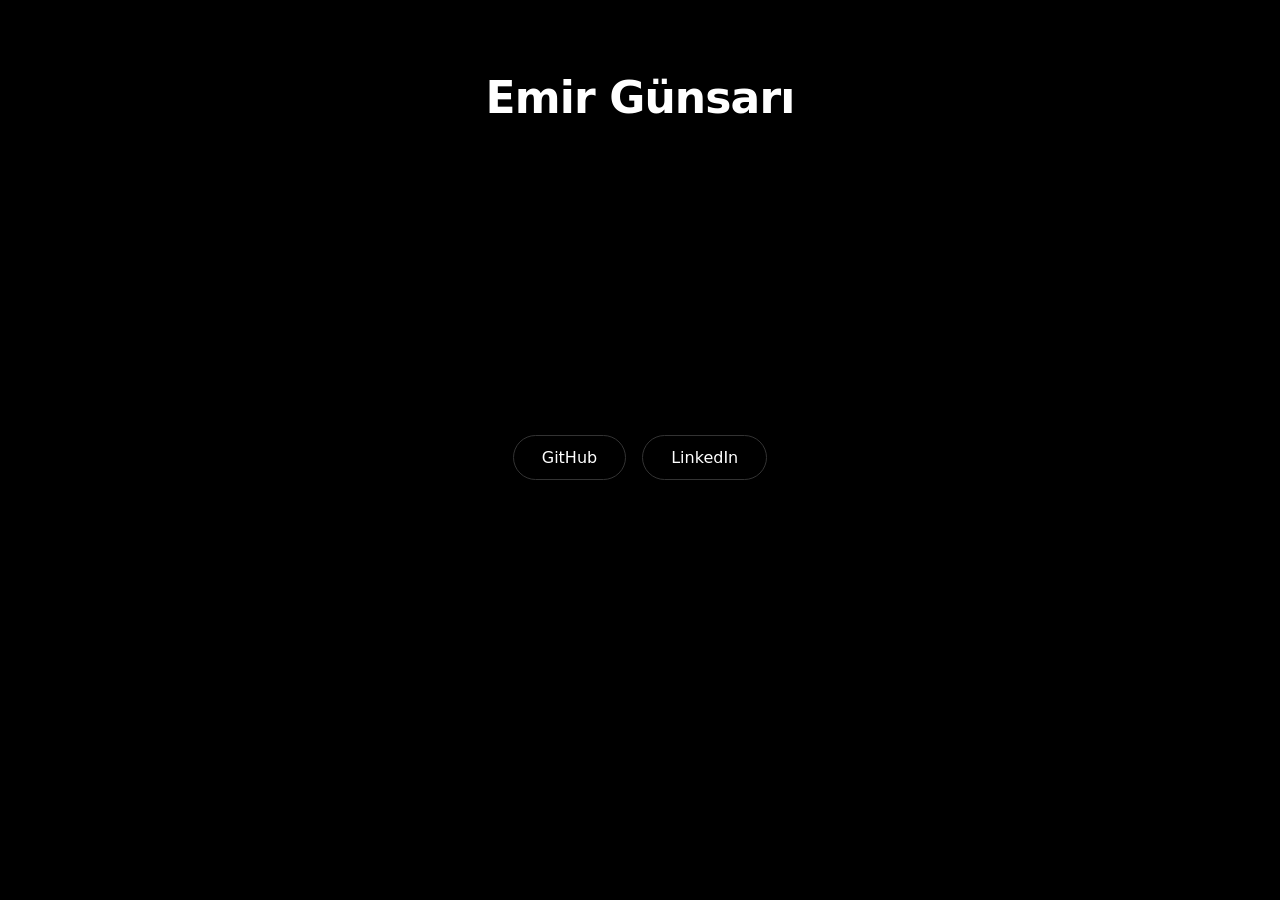
<file: index.html>
<!doctype html>
<html lang="tr">
<head>
  <meta charset="utf-8" />
  <meta name="viewport" content="width=device-width, initial-scale=1" />
  <title>Emir Günsarı</title>
  <meta name="description" content="Emir Günsarı" />
  <meta name="theme-color" content="#000000" />
  <style>
    :root { color-scheme: dark; }
    * { box-sizing: border-box; margin: 0; }
    html, body { height: 100%; }
    body {
      background: #000;
      color: #fff;
      font-family: system-ui, -apple-system, "Segoe UI", Roboto, sans-serif;
      display: grid;
      grid-template-rows: auto 1fr;
      justify-items: center;
      padding: 0 16px;
    }
    h1 {
      font-size: clamp(1.75rem, 5vw, 2.75rem);
      font-weight: 600;
      letter-spacing: -0.02em;
      padding-top: clamp(32px, 8vh, 80px);
      text-align: center;
    }
    nav {
      align-self: center;
      display: flex;
      gap: 16px;
      flex-wrap: wrap;
      justify-content: center;
      margin-bottom: 12vh;
    }
    a {
      color: #fff;
      text-decoration: none;
      font-size: 1rem;
      padding: 12px 28px;
      border: 1px solid #333;
      border-radius: 999px;
      transition: background .2s, color .2s, border-color .2s;
    }
    a:hover, a:focus-visible { background: #fff; color: #000; border-color: #fff; outline: none; }
  </style>
</head>
<body>
  <h1>Emir Günsarı</h1>
  <nav>
    <a href="https://github.com/EmirGunsari" target="_blank" rel="noopener">GitHub</a>
    <a href="https://www.linkedin.com/in/emirgunsari/" target="_blank" rel="noopener">LinkedIn</a>
  </nav>
</body>
</html>
</file>
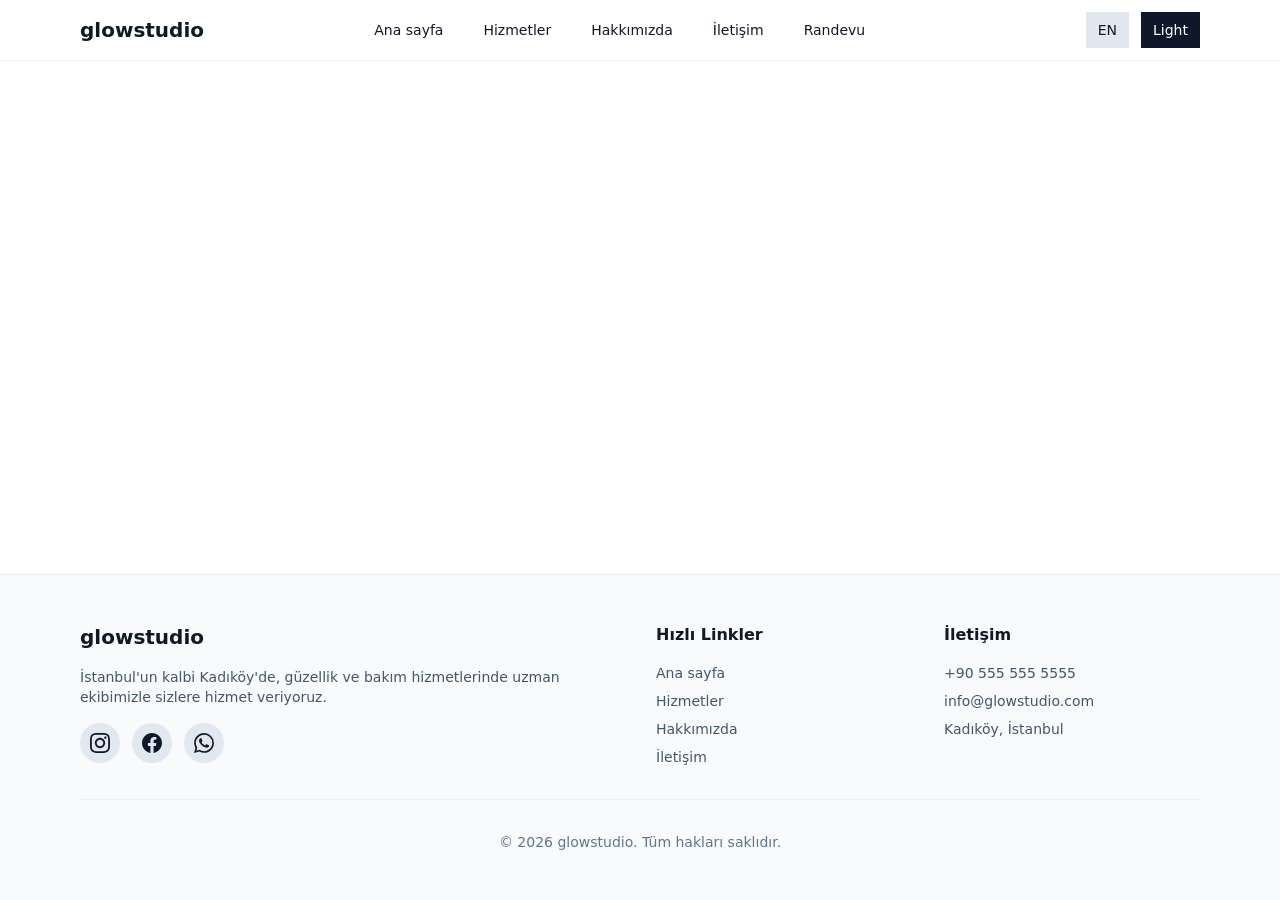
<file: beauty/index.html>
<!doctype html>
<html lang="en">

<head>
  <meta charset="UTF-8" />
  <link rel="icon" type="image/svg+xml" href="/beauty/vite.svg" />
  <link rel="preconnect" href="https://fonts.googleapis.com">
  <link rel="preconnect" href="https://fonts.gstatic.com" crossorigin>
  <link href="https://fonts.googleapis.com/css2?family=Plus+Jakarta+Sans:wght@400;500;600;700;800&display=swap"
    rel="stylesheet">
  <meta name="viewport" content="width=device-width, initial-scale=1.0" />
  <title>Vite + React</title>
  <script type="module" crossorigin src="/beauty/assets/index-znx8ClPv.js"></script>
  <link rel="stylesheet" crossorigin href="/beauty/assets/index-h4c13e-U.css">
</head>

<body>
  <div id="root"></div>
</body>

</html>
</file>
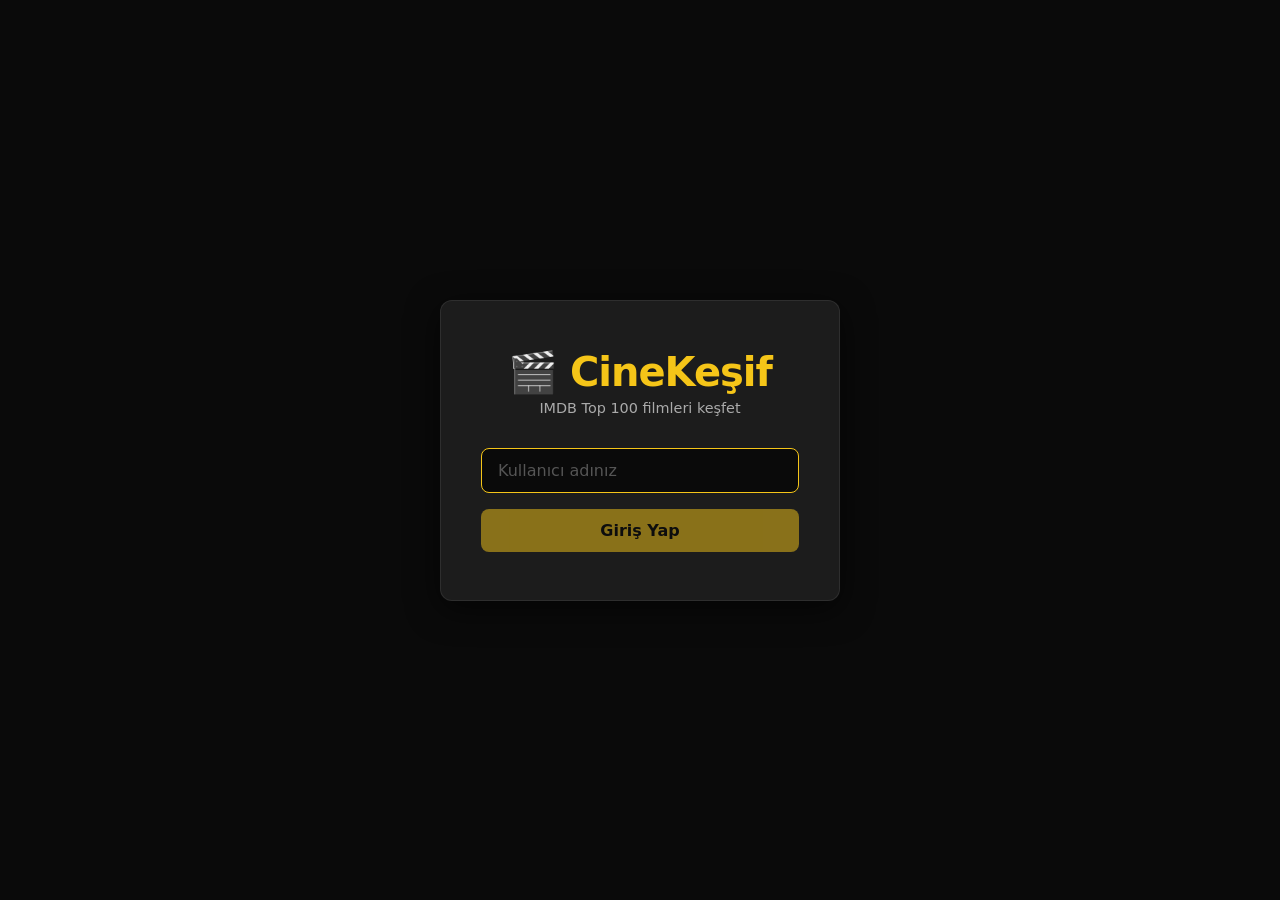
<file: imdb/index.html>
<!doctype html>
<html lang="en">
  <head>
    <meta charset="UTF-8" />
    <link rel="icon" type="image/svg+xml" href="/imdb/favicon.svg" />
    <meta name="viewport" content="width=device-width, initial-scale=1.0" />
    <title>imdb-top100-temp</title>
    <script type="module" crossorigin src="/imdb/assets/index-DCHjLWBW.js"></script>
    <link rel="stylesheet" crossorigin href="/imdb/assets/index-C8lZWQ2j.css">
  </head>
  <body>
    <div id="root"></div>
  </body>
</html>
</file>
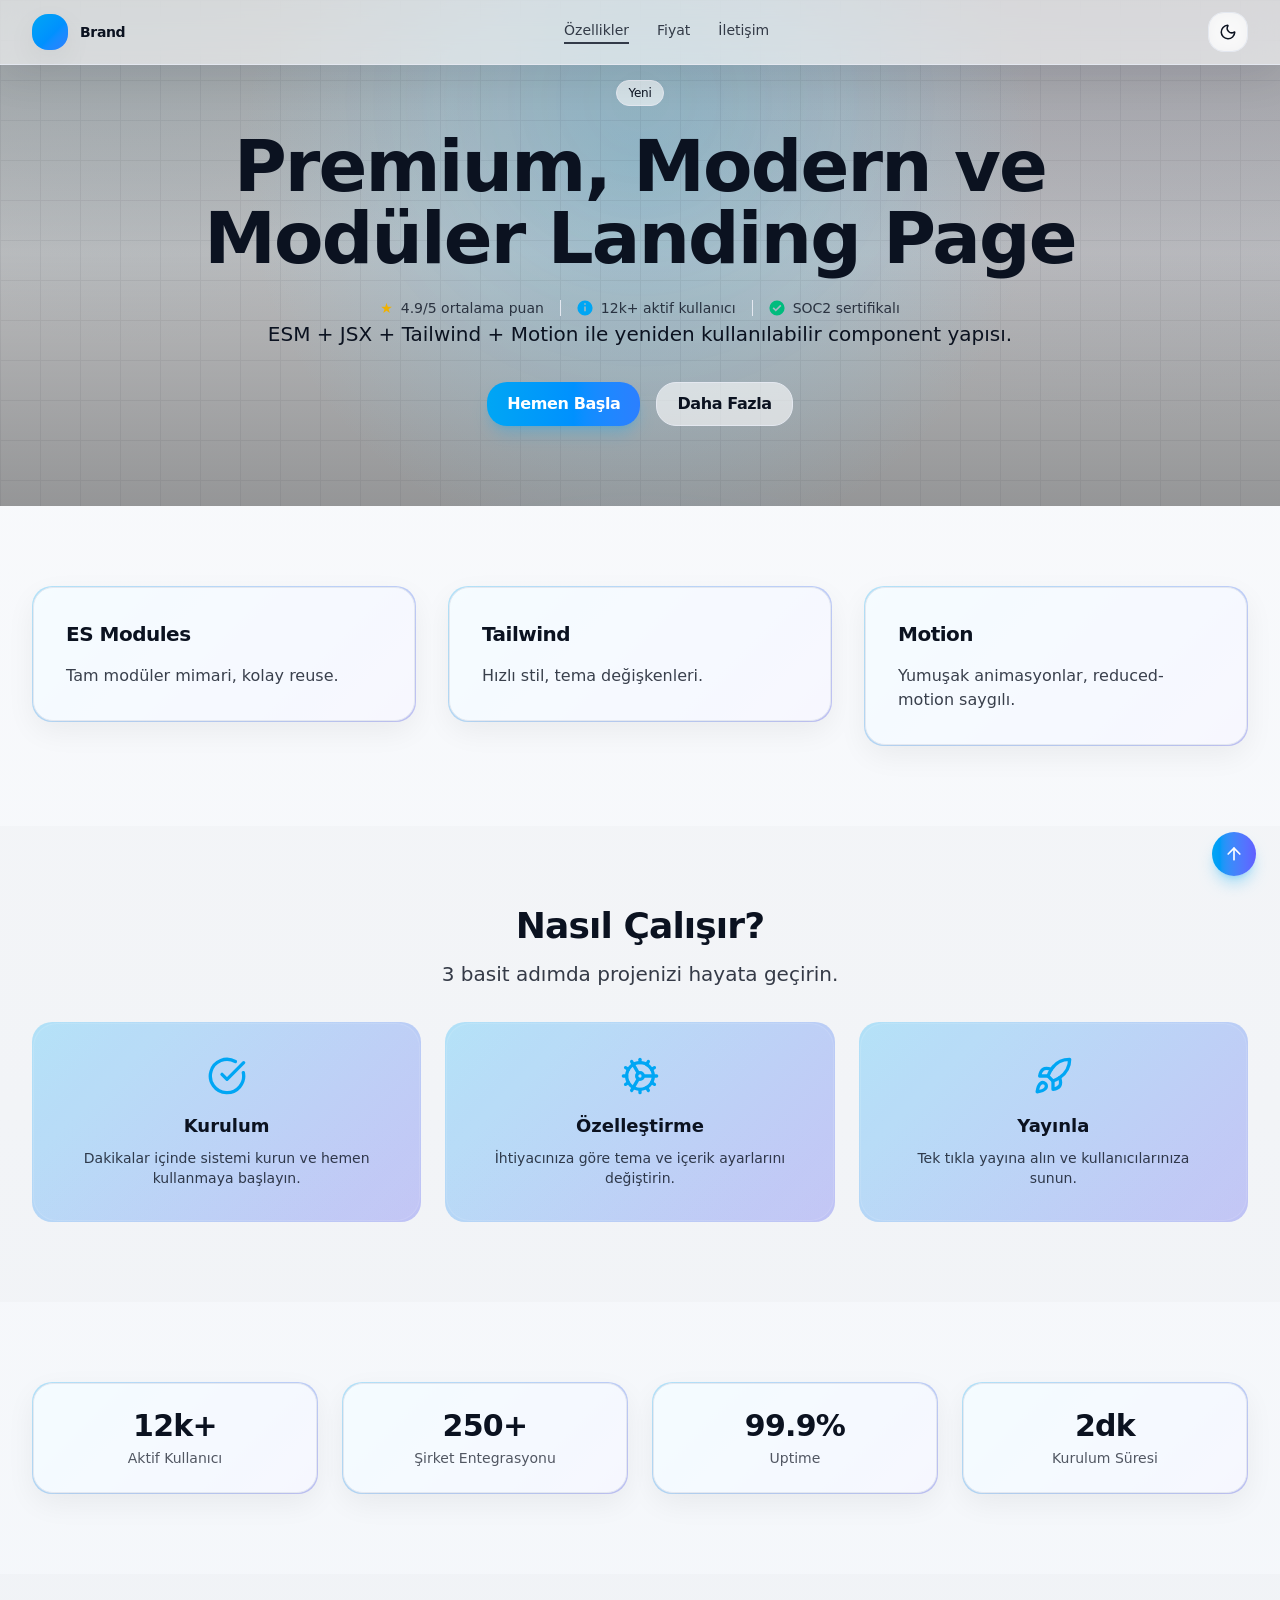
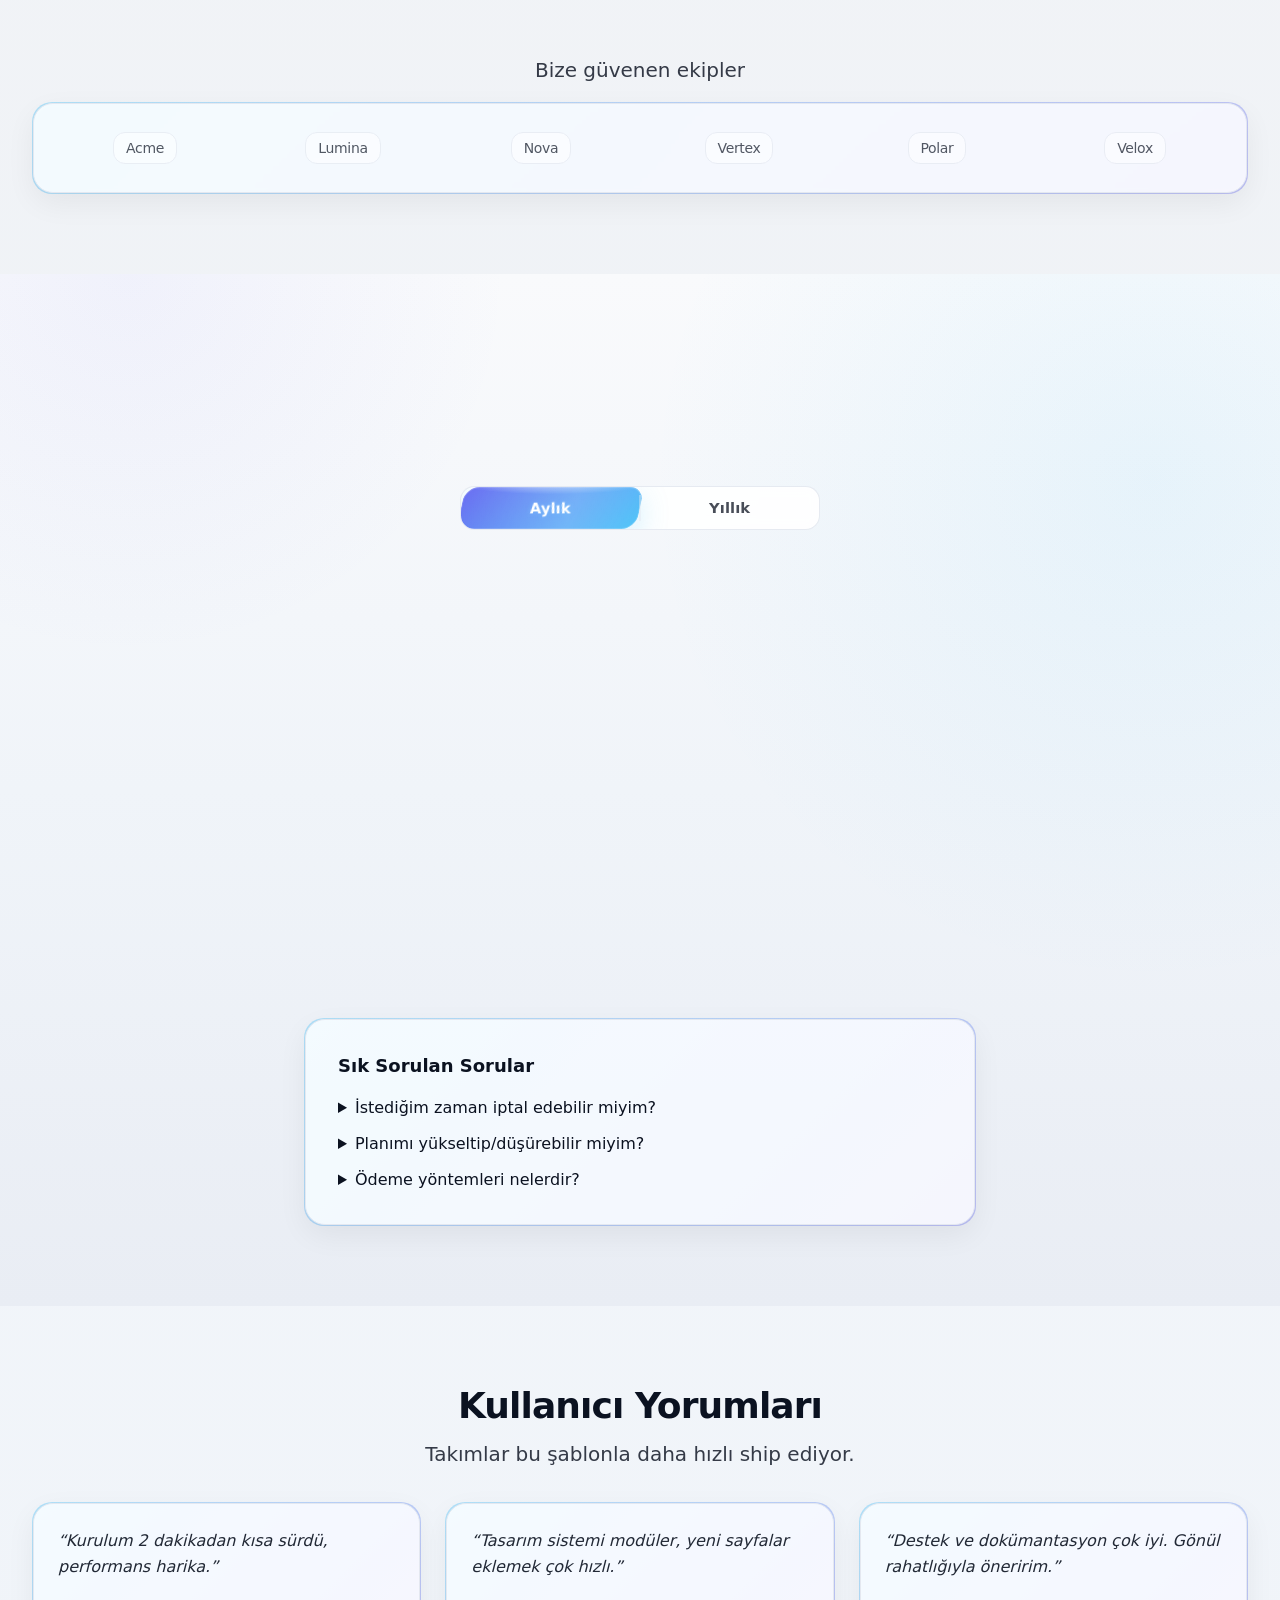
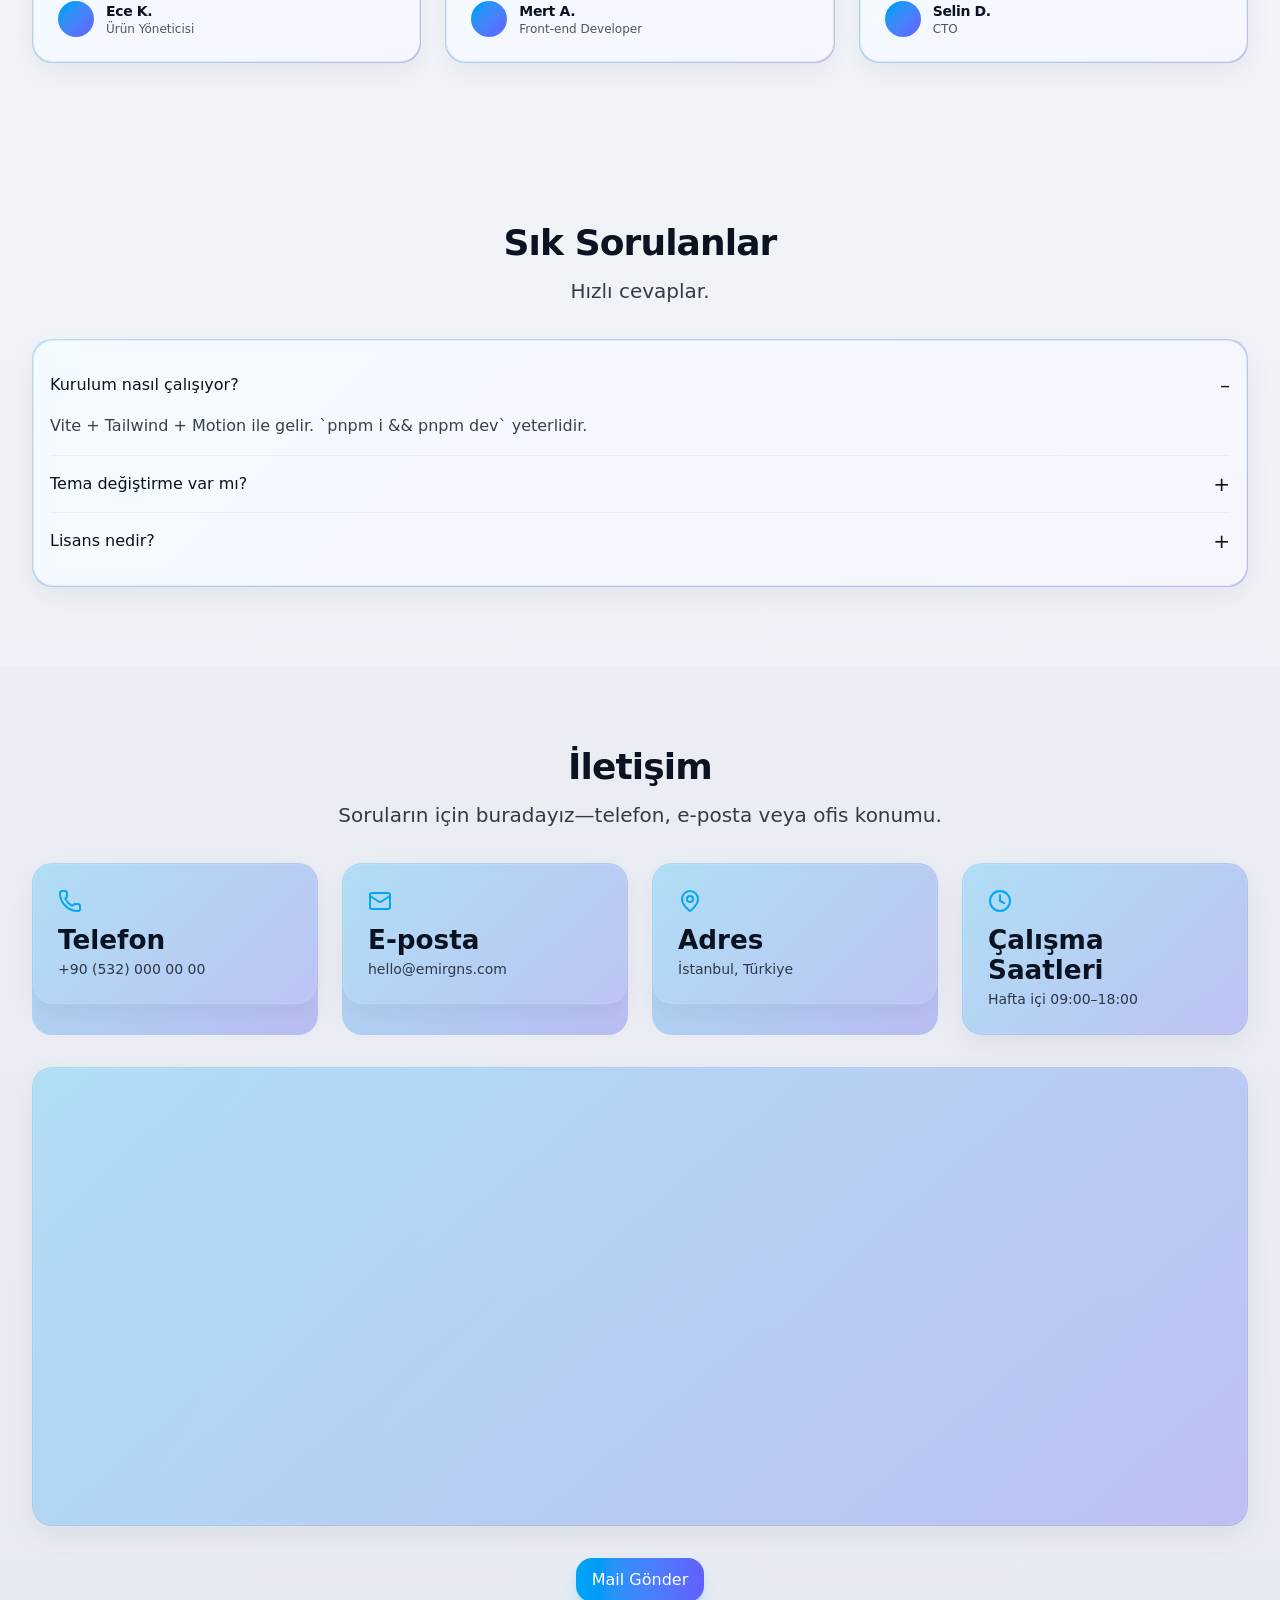
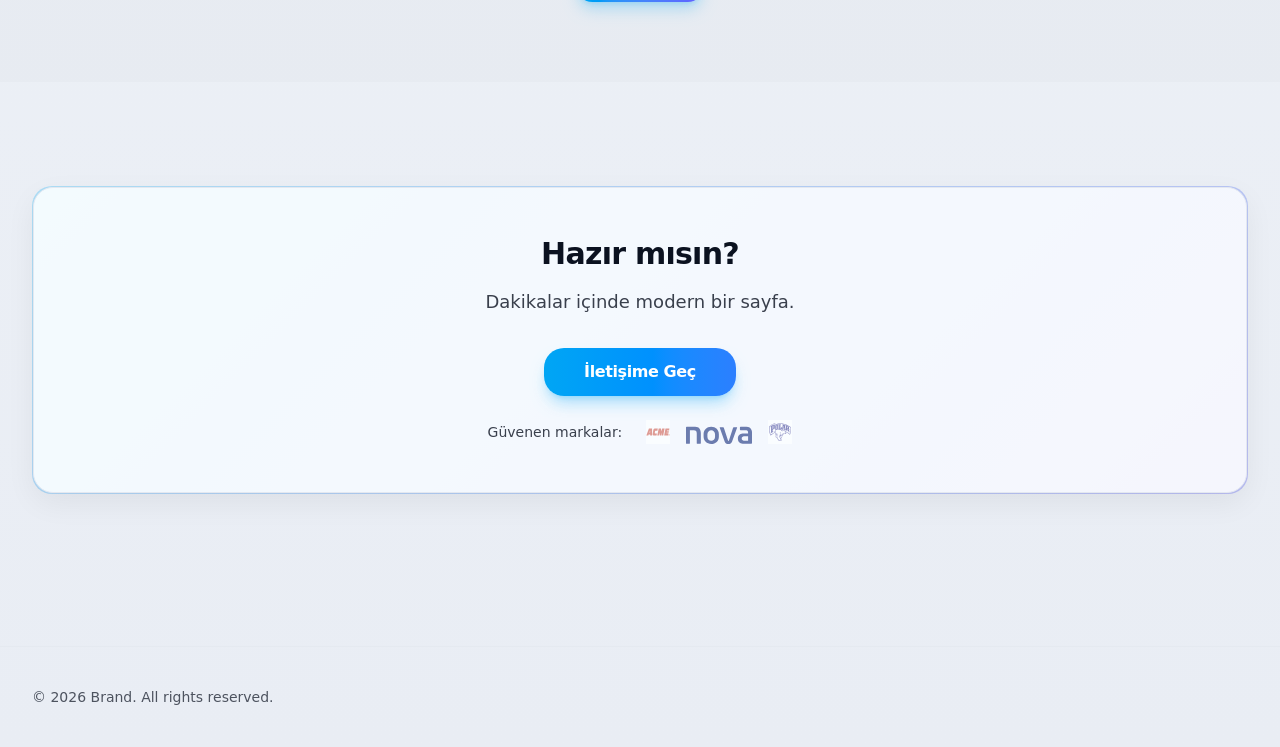
<file: landing/index.html>
<!doctype html>
<html lang="tr" class="scroll-smooth">

<head>
  <meta charset="UTF-8" />
  <meta name="viewport" content="width=device-width, initial-scale=1.0" />
  <link rel="preconnect" href="https://fonts.googleapis.com">
  <link rel="preconnect" href="https://fonts.gstatic.com" crossorigin>
  <link href="https://fonts.googleapis.com/css2?family=Plus+Jakarta+Sans:wght@400;500;600;700;800&display=swap"
    rel="stylesheet">
  <title>My Landing</title>
  <script>
      // Edge (Chromium) tespiti → html elementine .edge sınıfı ekle
      if (navigator.userAgent.includes('Edg/')) {
        document.documentElement.classList.add('edge')
      }
    </script>
    <script type="application/ld+json">
{
  "@context": "https://schema.org",
  "@type": "FAQPage",
  "mainEntity": [
    {
      "@type": "Question",
      "name": "Kurulum nasıl çalışıyor?",
      "acceptedAnswer": {
        "@type": "Answer",
        "text": "Vite + Tailwind + Motion ile gelir. `pnpm i && pnpm dev` yeterlidir."
      }
    },
    {
      "@type": "Question",
      "name": "Tema değiştirme var mı?",
      "acceptedAnswer": {
        "@type": "Answer",
        "text": "Light/Dark destekli. Design tokens ile kolayca genişletilebilir."
      }
    },
    {
      "@type": "Question",
      "name": "Lisans nedir?",
      "acceptedAnswer": {
        "@type": "Answer",
        "text": "Ticari projelerde kullanılabilir; detaylar README/LICENSE içinde."
      }
    }
  ]
}
</script>
  <script type="module" crossorigin src="/landing/assets/index-dymRlepL.js"></script>
  <link rel="stylesheet" crossorigin href="/landing/assets/index-D6Z_2yGE.css">
</head>

<body>
  <div id="root"></div>
</body>

</html>
</file>
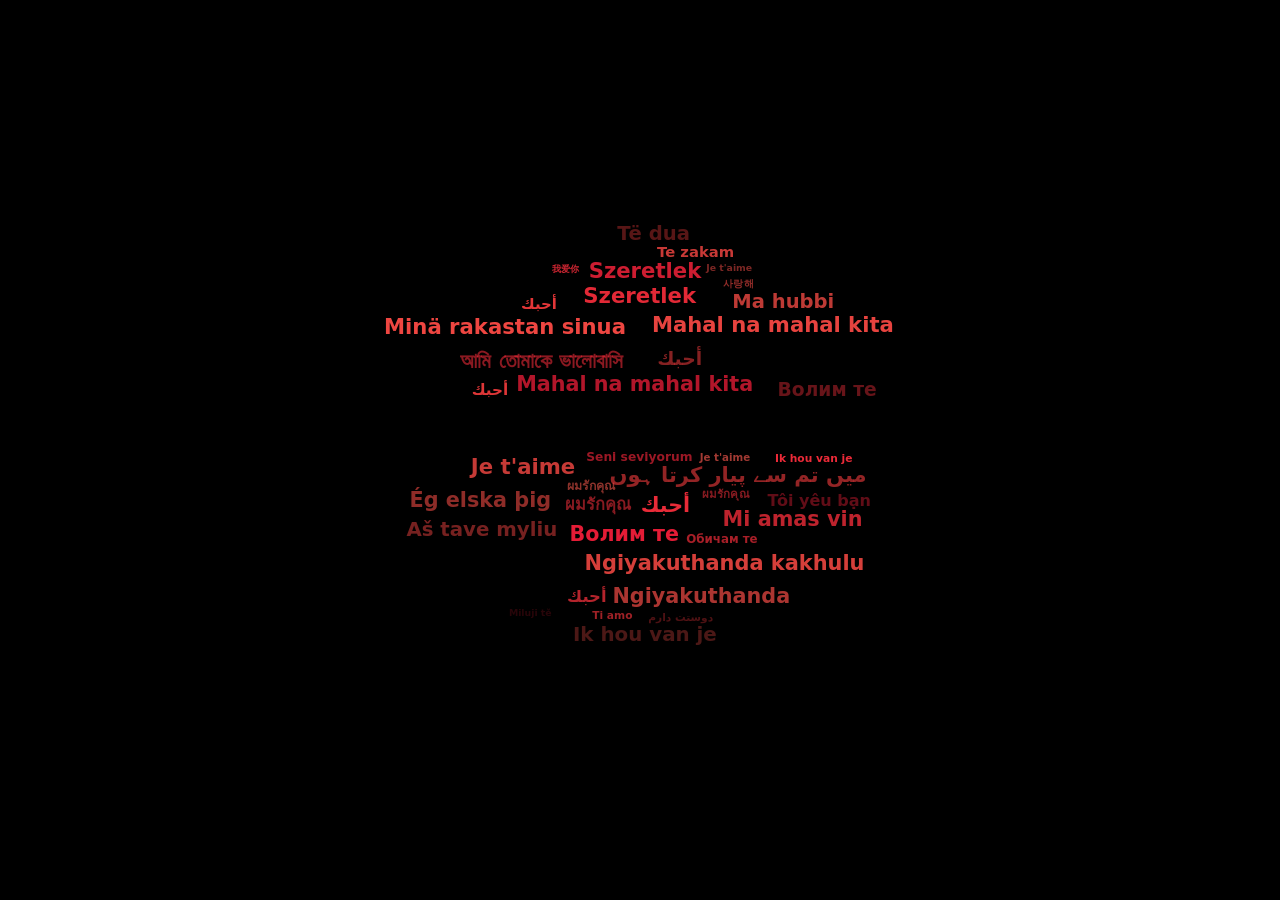
<file: seniseviyorum/index.html>
<!doctype html>
<html lang="tr">
<head>
  <meta charset="utf-8" />
  <meta name="viewport" content="width=device-width, initial-scale=1" />
  <title>Seni Seviyorum</title>
  <meta name="description" content="75 farklı dilde seni seviyorum." />
  <meta name="theme-color" content="#000000" />
  <link rel="stylesheet" href="style.css" />
</head>
<body>
  <canvas id="heart" aria-label="75 farklı dilde seni seviyorum yazılarından oluşan kalp"></canvas>
  <script src="script.js"></script>
</body>
</html>
</file>
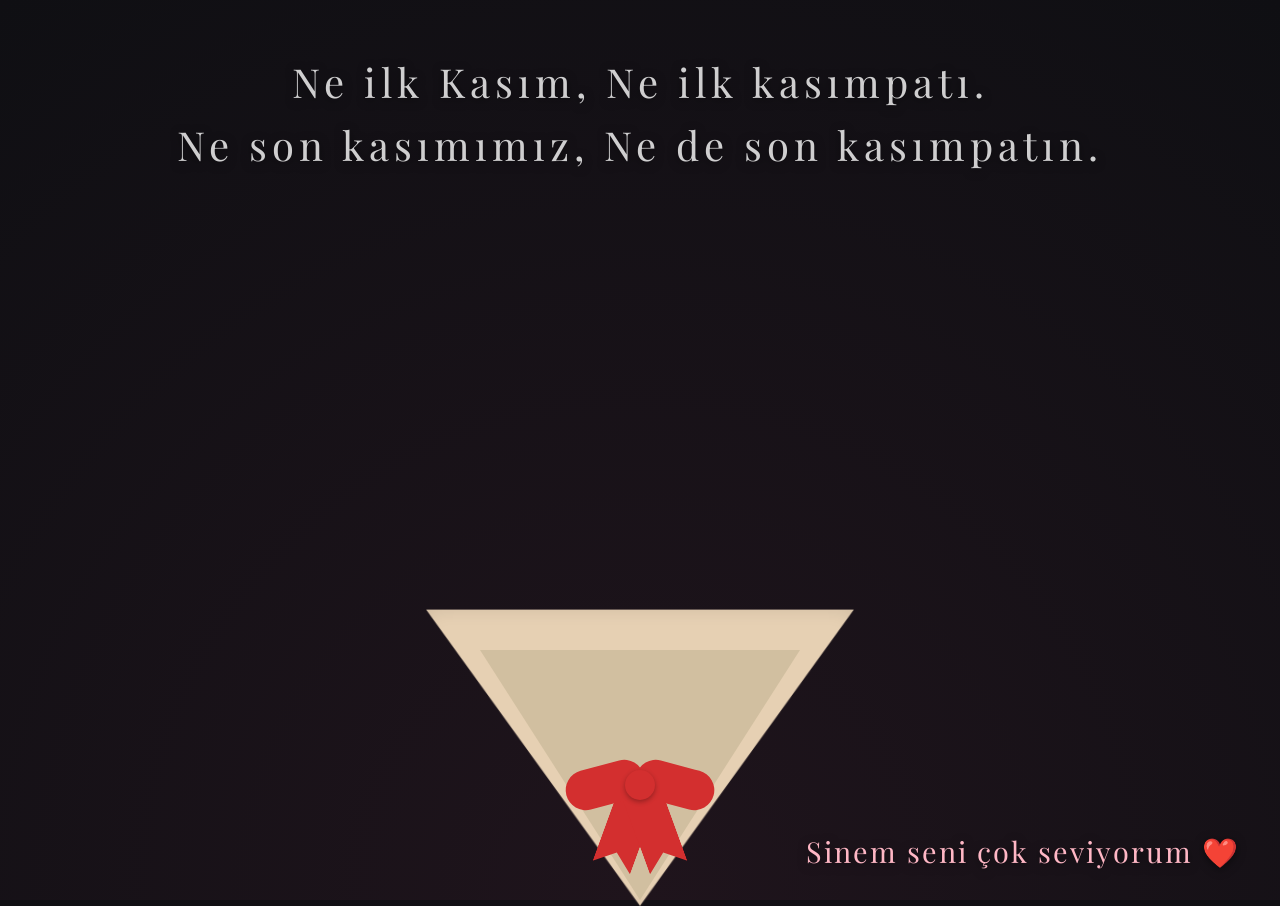
<file: sinemask/index.html>
<!DOCTYPE html>
<html lang="tr">

<head>
    <meta charset="UTF-8">
    <meta name="viewport" content="width=device-width, initial-scale=1.0">
    <title>Kasımpatı - Sinem'e</title>
    <link rel="stylesheet" href="/sinemask/style.css">
    <link rel="preconnect" href="https://fonts.googleapis.com">
    <link rel="preconnect" href="https://fonts.gstatic.com" crossorigin>
    <link href="https://fonts.googleapis.com/css2?family=Playfair+Display:ital,wght@0,400;1,400&display=swap"
        rel="stylesheet">
</head>

<body>
    <div class="container">
        <div class="bouquet-wrapper">
            <div class="bouquet-wrap-back"></div>
            <div id="bouquet" class="bouquet">
                <!-- Flowers will be generated here -->
            </div>
            <div class="bouquet-wrap-front"></div>
            <div class="ribbon">
                <div class="ribbon-left"></div>
                <div class="ribbon-right"></div>
                <div class="ribbon-center"></div>
            </div>
        </div>
        <div class="message">
            <h1>Ne ilk Kasım, Ne ilk kasımpatı.</h1>
            <h1>Ne son kasımımız, Ne de son kasımpatın.</h1>
        </div>
        <div class="love-message">
            <p>Sinem seni çok seviyorum ❤️</p>
        </div>
    </div>
    <script src="/sinemask/script.js"></script>
</body>

</html>
</file>
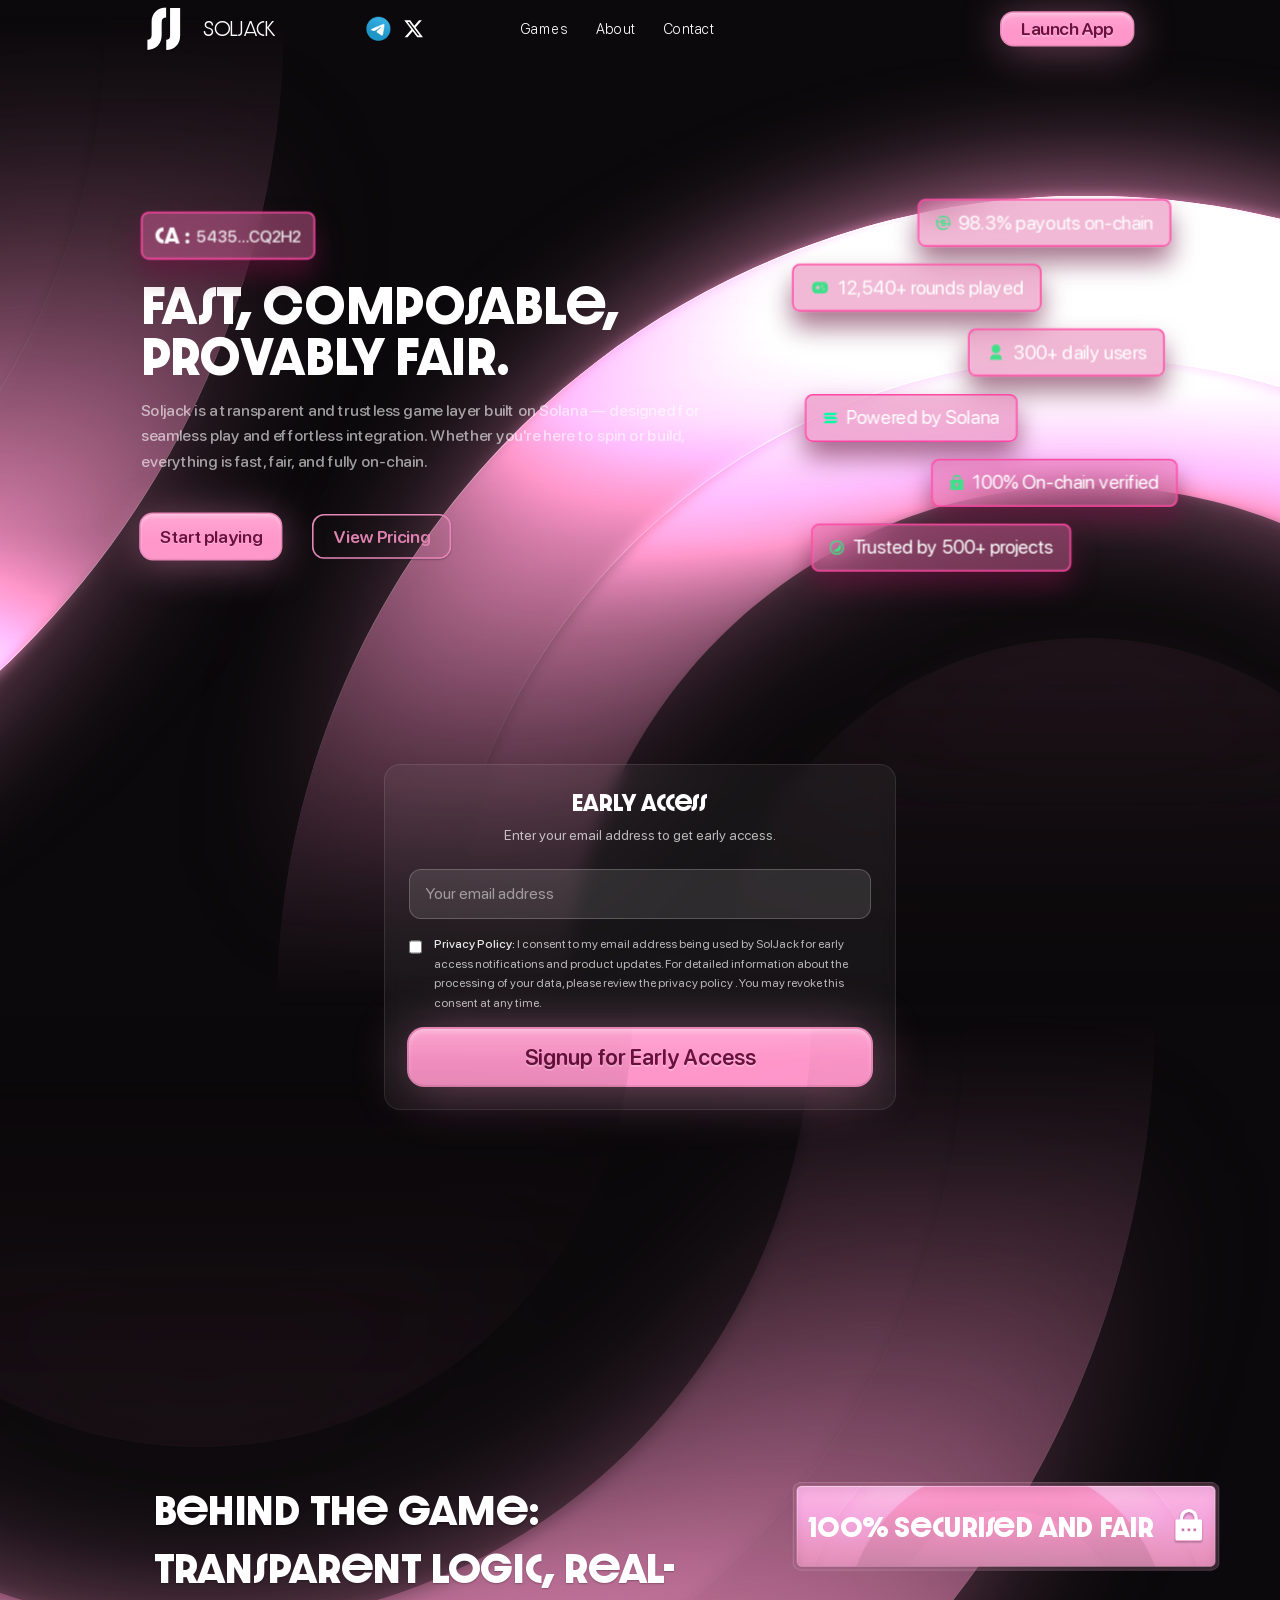
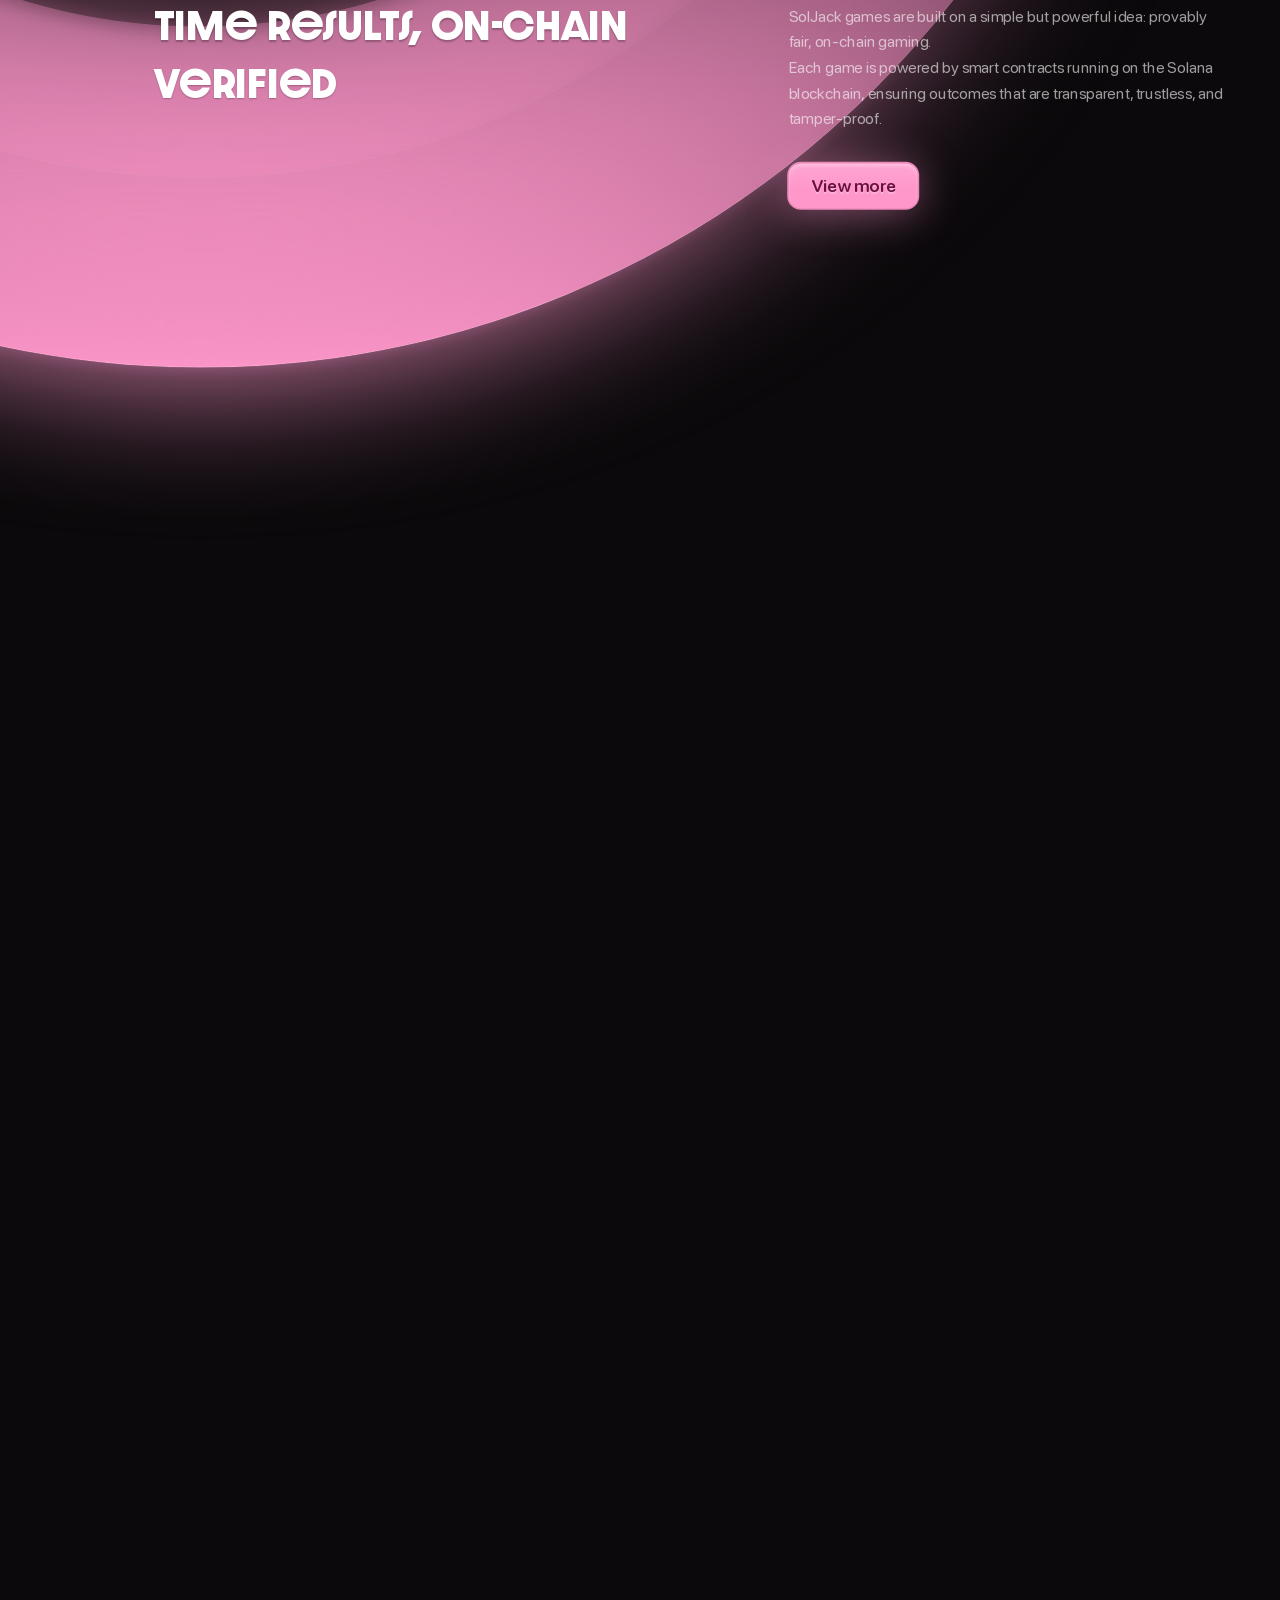
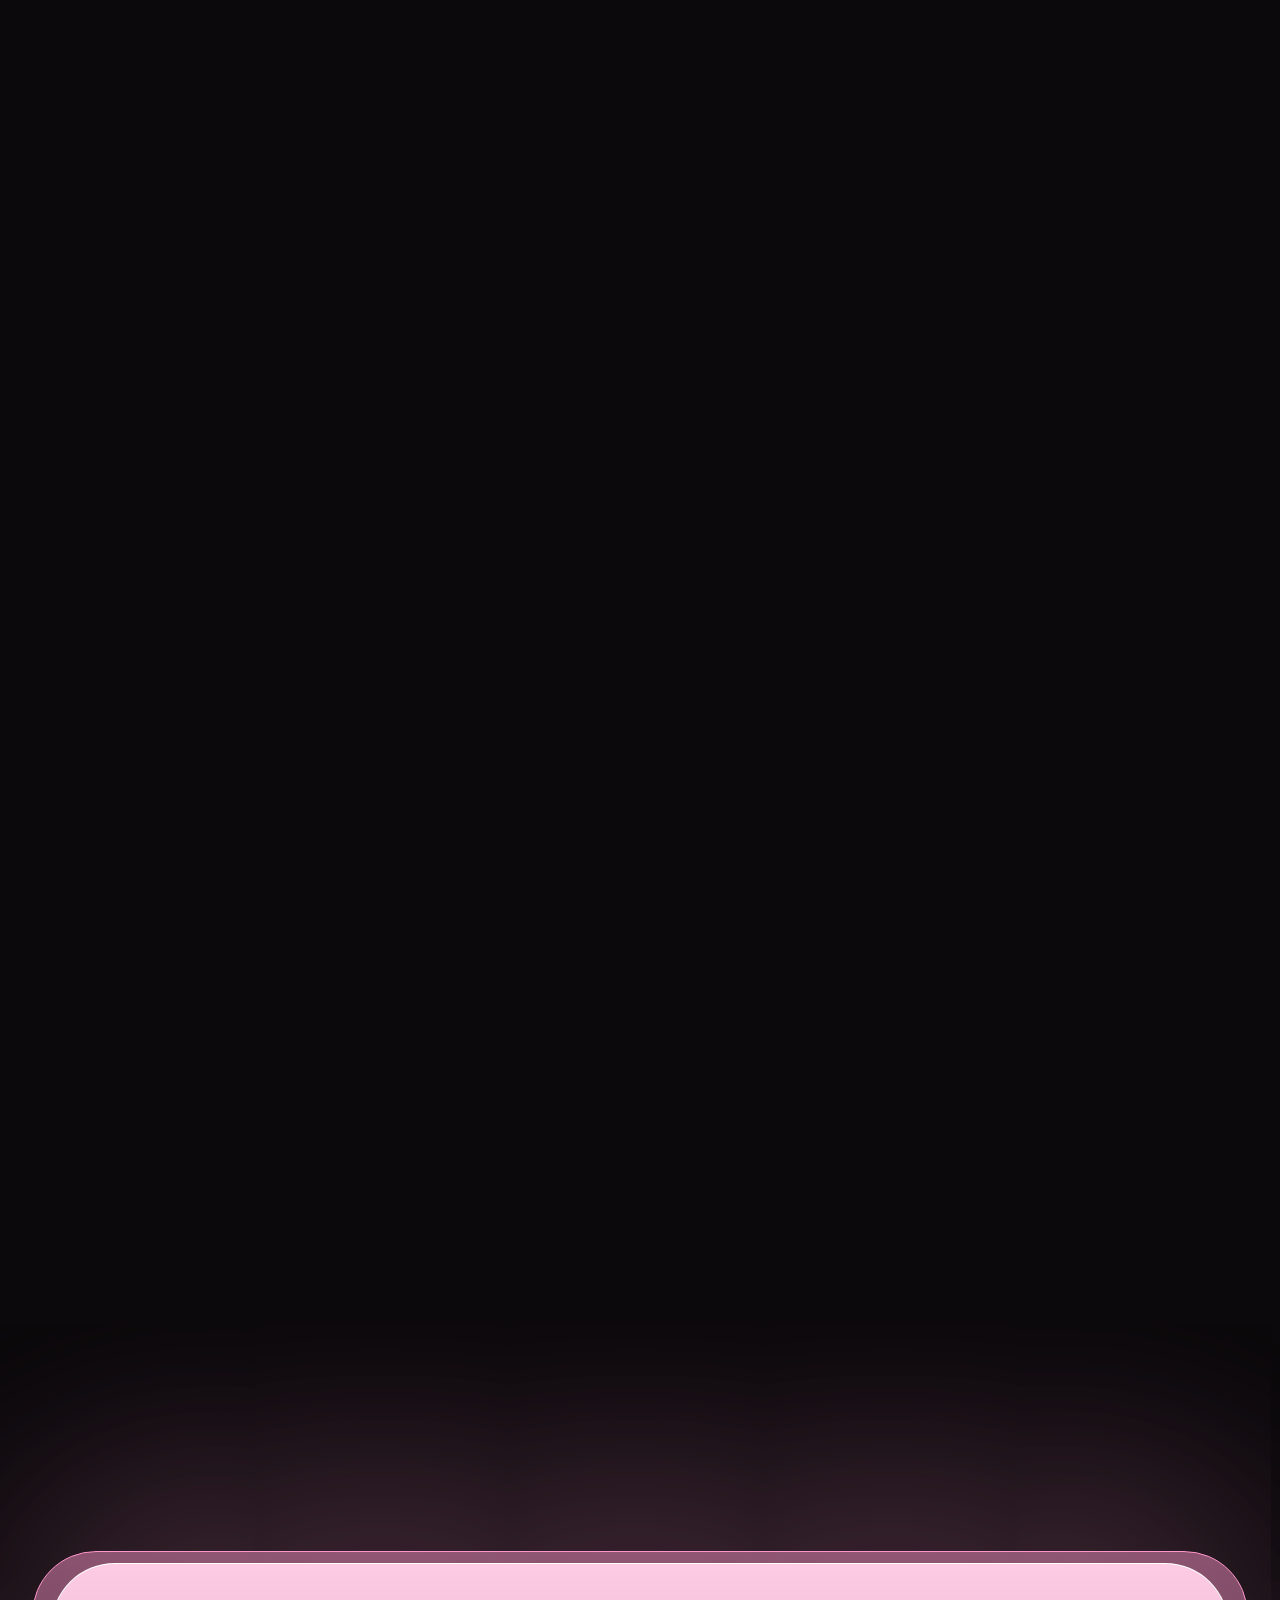
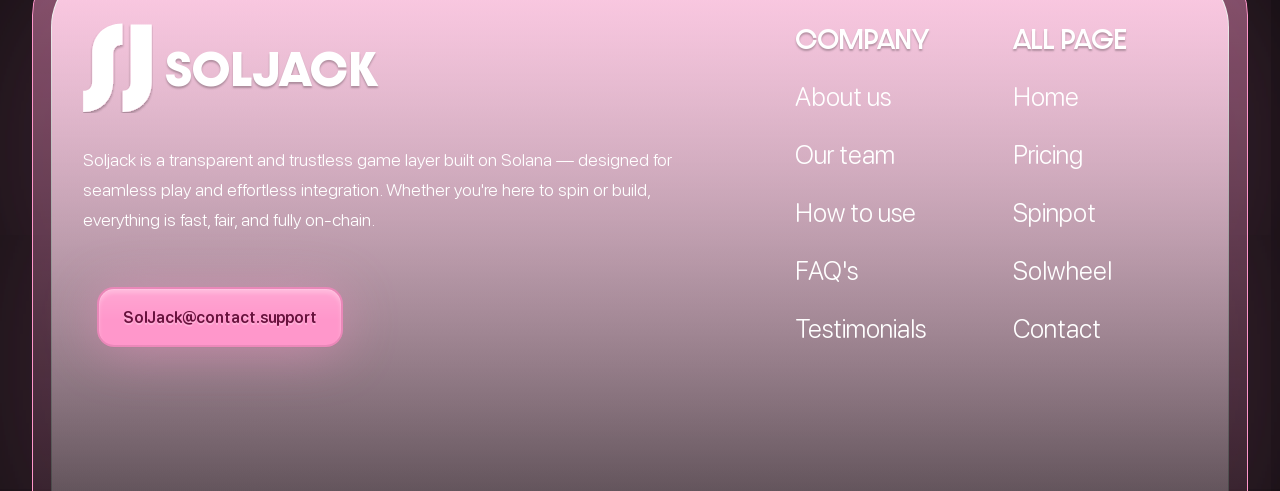
<file: soljack/index.html>
<!doctype html>
<html lang="en" class="dark">
  <head>
    <meta charset="UTF-8" />
    <meta name="viewport" content="width=device-width, initial-scale=1" />
    <title>SolJack – Landing</title>
    <script type="module" crossorigin src="/soljack/assets/index-mHZWBbx3.js"></script>
    <link rel="stylesheet" crossorigin href="/soljack/assets/index-CQrz8GDz.css">
  </head>
  <body class="bg-bg text-white">
    <div id="root"></div>
  </body>
</html>
</file>
<file: imdb/assets/index-C8lZWQ2j.css>
*,:before,:after{box-sizing:border-box;margin:0;padding:0}:root{--bg-dark:#0a0a0a;--bg-card:#1c1c1c;--bg-card-hover:#272727;--bg-modal:#141414;--bg-overlay:#000000e0;--gold:#f5c518;--gold-dark:#c9a000;--gold-faint:#f5c5181f;--text-primary:#fff;--text-secondary:#aaa;--text-muted:#555;--green:#4caf50;--green-bg:#4caf502e;--red:#f44336;--red-bg:#f443362e;--border:#ffffff14;--radius:8px;--radius-sm:4px;--shadow:0 8px 32px #0009;--transition:.15s ease;--font:"Segoe UI", system-ui, -apple-system, sans-serif}html,body{background-color:var(--bg-dark);color:var(--text-primary);font-family:var(--font);-webkit-font-smoothing:antialiased;min-height:100vh}#root{min-height:100vh}button{cursor:pointer;background:0 0;border:none;font-family:inherit}input{font-family:inherit}img{max-width:100%;display:block}.login-screen{background:var(--bg-dark);justify-content:center;align-items:center;min-height:100vh;display:flex}.login-card{background:var(--bg-card);border:1px solid var(--border);text-align:center;width:100%;max-width:400px;box-shadow:var(--shadow);border-radius:12px;padding:3rem 2.5rem}.login-logo{color:var(--gold);letter-spacing:-1px;margin-bottom:.25rem;font-size:2.5rem;font-weight:900}.login-subtitle{color:var(--text-secondary);margin-bottom:2rem;font-size:.9rem}.login-input{background:var(--bg-dark);border:1px solid var(--border);border-radius:var(--radius);width:100%;color:var(--text-primary);transition:border-color var(--transition);outline:none;margin-bottom:1rem;padding:.75rem 1rem;font-size:1rem}.login-input:focus{border-color:var(--gold)}.login-input::placeholder{color:var(--text-muted)}.login-btn{background:var(--gold);color:#000;border-radius:var(--radius);width:100%;transition:background var(--transition), transform var(--transition);padding:.75rem;font-size:1rem;font-weight:700}.login-btn:hover:not(:disabled){background:var(--gold-dark);transform:translateY(-1px)}.login-btn:disabled{opacity:.5;cursor:not-allowed}.login-error{color:var(--red);margin-top:.5rem;font-size:.85rem}.loading-screen{background:var(--bg-dark);flex-direction:column;justify-content:center;align-items:center;gap:1.5rem;min-height:100vh;display:flex}.loading-logo{color:var(--gold);font-size:2rem;font-weight:900}.loading-text{color:var(--text-secondary);font-size:1rem}.loading-bar-track{background:var(--border);border-radius:2px;width:280px;height:4px;overflow:hidden}.loading-bar-fill{background:var(--gold);border-radius:2px;height:100%;transition:width .2s}.loading-count{color:var(--text-muted);font-size:.85rem}.navbar{z-index:100;-webkit-backdrop-filter:blur(8px);backdrop-filter:blur(8px);border-bottom:1px solid var(--border);background:#0a0a0af2;justify-content:space-between;align-items:center;height:56px;padding:0 1.5rem;display:flex;position:sticky;top:0}.navbar-logo{color:var(--gold);letter-spacing:-.5px;white-space:nowrap;font-size:1.25rem;font-weight:900}.navbar-tabs{gap:.25rem;display:flex}.navbar-tab{color:var(--text-secondary);transition:color var(--transition), background var(--transition);border-radius:20px;padding:.4rem 1rem;font-size:.9rem;font-weight:500}.navbar-tab:hover{color:var(--text-primary);background:var(--bg-card)}.navbar-tab.active{color:var(--gold);background:var(--gold-faint)}.navbar-right{align-items:center;gap:.75rem;display:flex}.navbar-user{color:var(--text-secondary);font-size:.85rem}.navbar-grid-toggle{background:var(--bg-card);border-radius:6px;gap:.25rem;padding:2px;display:flex}.grid-btn{color:var(--text-muted);transition:color var(--transition), background var(--transition);border-radius:4px;padding:4px 8px;font-size:1rem;line-height:1}.grid-btn.active{color:var(--gold);background:var(--gold-faint)}.grid-btn:hover:not(.active){color:var(--text-primary)}.logout-btn{color:var(--text-muted);border-radius:var(--radius-sm);border:1px solid var(--border);transition:color var(--transition), border-color var(--transition);padding:.3rem .7rem;font-size:.8rem}.logout-btn:hover{color:var(--red);border-color:var(--red)}.movie-card{aspect-ratio:2/3;perspective:1000px;cursor:pointer;border-radius:var(--radius)}.card-inner{width:100%;height:100%;transform-style:preserve-3d;position:relative}.card-inner.is-watched{transform:rotateY(180deg)}.card-inner.is-flipping{transition:transform .6s ease-in-out;transform:rotateY(180deg)}.card-face{backface-visibility:hidden;border-radius:var(--radius);position:absolute;inset:0;overflow:hidden}.card-front{background:var(--bg-card);border:1px solid var(--border);transition:background var(--transition), border-color var(--transition), transform var(--transition), box-shadow var(--transition);justify-content:center;align-items:center;display:flex}.movie-card:hover .card-front{background:var(--bg-card-hover);border-color:#f5c5184d;transform:translateY(-3px);box-shadow:0 8px 24px #00000080}.card-question{color:var(--gold);-webkit-user-select:none;user-select:none;text-shadow:0 0 20px #f5c51866;font-size:clamp(1.5rem,4vw,2.5rem);font-weight:900}.card-back{background:var(--bg-card);transform:rotateY(180deg)}.card-poster{object-fit:cover;width:100%;height:100%}.card-poster-placeholder{background:var(--bg-card);text-align:center;flex-direction:column;justify-content:center;align-items:center;gap:.5rem;width:100%;height:100%;padding:.5rem;display:flex}.card-poster-placeholder span:first-child{font-size:2rem}.card-poster-placeholder span:last-child{color:var(--text-secondary);-webkit-line-clamp:3;-webkit-box-orient:vertical;font-size:.65rem;line-height:1.3;display:-webkit-box;overflow:hidden}.card-back-overlay{background:linear-gradient(#0000,#000000d9);padding:1.5rem .5rem .5rem;position:absolute;bottom:0;left:0;right:0}.card-title-small{color:var(--text-primary);text-align:center;-webkit-line-clamp:2;-webkit-box-orient:vertical;font-size:.65rem;font-weight:600;line-height:1.2;display:-webkit-box;overflow:hidden}.card-like-indicator{font-size:.75rem;line-height:1;position:absolute;top:4px;right:4px}.card-rank{color:var(--gold);z-index:2;-webkit-user-select:none;user-select:none;letter-spacing:.02em;background:#000000a6;border:1px solid #f5c51859;border-radius:4px;padding:1px 5px;font-size:.7rem;font-weight:800;line-height:1.4;position:absolute;top:6px;left:6px}.card-rank-back{background:#000000bf}.modal-overlay{background:var(--bg-overlay);z-index:200;justify-content:center;align-items:center;padding:1rem;animation:.2s fadeIn;display:flex;position:fixed;inset:0}@keyframes fadeIn{0%{opacity:0}to{opacity:1}}.modal-content{background:var(--bg-modal);border:1px solid var(--border);width:100%;max-width:760px;max-height:90vh;box-shadow:var(--shadow);border-radius:12px;animation:.2s scaleIn;display:flex;overflow-y:auto}@keyframes scaleIn{0%{opacity:0;transform:scale(.95)}to{opacity:1;transform:scale(1)}}.modal-poster-col{flex:0 0 40%;min-height:300px}.modal-poster{object-fit:cover;border-radius:12px 0 0 12px;width:100%;height:100%;display:block}.modal-poster-placeholder{background:var(--bg-card);border-radius:12px 0 0 12px;justify-content:center;align-items:center;width:100%;height:100%;min-height:300px;font-size:4rem;display:flex}.modal-info-col{flex-direction:column;flex:1;gap:1rem;padding:1.75rem;display:flex;overflow-y:auto}.modal-close{color:var(--text-muted);border-radius:var(--radius-sm);transition:color var(--transition);align-self:flex-end;margin-bottom:-.5rem;padding:.25rem .5rem;font-size:1.25rem}.modal-close:hover{color:var(--text-primary)}.modal-title{color:var(--gold);font-size:1.5rem;font-weight:800;line-height:1.2}.modal-meta{color:var(--text-secondary);flex-wrap:wrap;gap:.75rem;font-size:.85rem;display:flex}.modal-meta-item{align-items:center;gap:.25rem;display:flex}.modal-rating{color:var(--gold);font-weight:700}.modal-genres{flex-wrap:wrap;gap:.4rem;display:flex}.genre-badge{background:var(--gold-faint);color:var(--gold);border:1px solid #f5c51833;border-radius:20px;padding:.2rem .6rem;font-size:.75rem;font-weight:500}.modal-overview{color:var(--text-secondary);flex:1;font-size:.9rem;line-height:1.6}.modal-actions{border-top:1px solid var(--border);gap:.75rem;margin-top:auto;padding-top:.5rem;display:flex}.like-btn{border-radius:var(--radius);border:1px solid var(--border);color:var(--text-secondary);transition:all var(--transition);background:0 0;flex:1;justify-content:center;align-items:center;gap:.5rem;padding:.65rem;font-size:.9rem;font-weight:600;display:flex}.like-btn:hover{border-color:currentColor}.like-btn.like-active{background:var(--green-bg);color:var(--green);border-color:var(--green)}.like-btn.dislike-active{background:var(--red-bg);color:var(--red);border-color:var(--red)}.like-btn.like-btn-like:hover:not(.like-active){color:var(--green);border-color:var(--green);background:var(--green-bg)}.like-btn.like-btn-dislike:hover:not(.dislike-active){color:var(--red);border-color:var(--red);background:var(--red-bg)}.movie-grid{padding:1rem 1.5rem 2rem}.grid-container{gap:8px;display:grid}.grid-container.compact{grid-template-columns:repeat(auto-fill,minmax(88px,1fr))}.grid-container.large{grid-template-columns:repeat(auto-fill,minmax(180px,1fr));gap:12px}@media (width<=600px){.grid-container.compact{grid-template-columns:repeat(auto-fill,minmax(72px,1fr))}}.watched-tab{padding:1rem 1.5rem 2rem}.watched-filters{flex-wrap:wrap;gap:.5rem;margin-bottom:1.25rem;display:flex}.filter-btn{color:var(--text-secondary);background:var(--bg-card);border:1px solid var(--border);transition:all var(--transition);border-radius:20px;padding:.35rem 1rem;font-size:.85rem;font-weight:500}.filter-btn:hover{color:var(--text-primary);border-color:#fff3}.filter-btn.active{color:var(--gold);background:var(--gold-faint);border-color:#f5c5184d}.watched-count{color:var(--text-muted);align-self:center;margin-left:auto;font-size:.8rem}.watched-empty{color:var(--text-muted);text-align:center;flex-direction:column;justify-content:center;align-items:center;gap:.75rem;padding:4rem 1rem;display:flex}.watched-empty-icon{font-size:3rem}.watched-empty p{font-size:.95rem}.watched-grid{gap:8px;display:grid}.watched-grid.compact{grid-template-columns:repeat(auto-fill,minmax(88px,1fr))}.watched-grid.large{grid-template-columns:repeat(auto-fill,minmax(180px,1fr));gap:12px}.app{flex-direction:column;min-height:100vh;display:flex}.app-main{flex:1}.tab-panel{animation:.2s tabFade}@keyframes tabFade{0%{opacity:0}to{opacity:1}}
</file>
<file: seniseviyorum/style.css>
:root { color-scheme: dark; }
* { box-sizing: border-box; margin: 0; }
html, body { height: 100%; background: #000; overflow: hidden; }
canvas { display: block; width: 100vw; height: 100vh; }
</file>
<file: sinemask/style.css>
:root {
    --bg-color: #0f0f13;
    --stem-color: #2d5a27;
    --flower-base: #ff69b4;
    --flower-dark: #c71585;
    --flower-light: #ffb7c5;
    --wrap-color: #e6d0b3;
    --wrap-shadow: #d1bfa0;
    --ribbon-color: #d32f2f;
}

* {
    margin: 0;
    padding: 0;
    box-sizing: border-box;
}

body {
    background: radial-gradient(circle at 50% 100%, #1f141c, #0f0f13);
    height: 100vh;
    overflow: hidden;
    display: flex;
    justify-content: center;
    align-items: flex-end;
    font-family: 'Playfair Display', serif;
}

.container {
    position: relative;
    width: 100%;
    height: 100%;
    display: flex;
    justify-content: center;
    align-items: flex-end;
    padding-bottom: 0;
}

.bouquet-wrapper {
    position: relative;
    width: 400px;
    height: 600px;
    display: flex;
    justify-content: center;
    align-items: flex-end;
    transform-origin: bottom center;
    animation: sway 6s ease-in-out infinite alternate;
}

.bouquet {
    position: absolute;
    bottom: 150px;
    width: 100%;
    height: 400px;
    z-index: 2;
    pointer-events: none;
}

/* Bouquet Wrap */
.bouquet-wrap-back {
    position: absolute;
    bottom: 0;
    width: 450px;
    height: 300px;
    background: var(--wrap-color);
    clip-path: polygon(0 0, 100% 0, 50% 100%);
    transform: perspective(500px) rotateX(10deg);
    z-index: 1;
    box-shadow: inset 0 0 20px rgba(0, 0, 0, 0.1);
    animation: wrapOpenBack 1.5s ease-out forwards;
}

.bouquet-wrap-front {
    position: absolute;
    bottom: 0;
    width: 320px;
    height: 250px;
    background: var(--wrap-shadow);
    clip-path: polygon(0 0, 100% 0, 50% 100%);
    z-index: 3;
    animation: wrapOpenFront 1.5s ease-out forwards;
}

/* Ribbon */
.ribbon {
    position: absolute;
    bottom: 100px;
    z-index: 4;
    display: flex;
    justify-content: center;
    align-items: center;
    animation: ribbonSway 3s ease-in-out infinite alternate;
}

.ribbon-center {
    width: 30px;
    height: 30px;
    background: var(--ribbon-color);
    border-radius: 50%;
    box-shadow: 0 2px 5px rgba(0, 0, 0, 0.3);
    z-index: 5;
}

.ribbon-left,
.ribbon-right {
    position: absolute;
    width: 80px;
    height: 40px;
    background: var(--ribbon-color);
    border-radius: 50px;
    z-index: 4;
}

.ribbon-left {
    left: -60px;
    transform: rotate(-15deg);
}

.ribbon-right {
    right: -60px;
    transform: rotate(15deg);
}

.ribbon::after,
.ribbon::before {
    content: '';
    position: absolute;
    top: 20px;
    width: 40px;
    height: 80px;
    background: var(--ribbon-color);
    z-index: 3;
    animation: ribbonTailSway 2.5s ease-in-out infinite alternate;
}

.ribbon::before {
    left: -20px;
    transform: rotate(20deg);
    clip-path: polygon(0 0, 100% 0, 100% 100%, 50% 80%, 0 100%);
    animation-delay: 0.2s;
}

.ribbon::after {
    right: -20px;
    transform: rotate(-20deg);
    clip-path: polygon(0 0, 100% 0, 100% 100%, 50% 80%, 0 100%);
    animation-delay: 0.1s;
}

.flower-wrapper {
    position: absolute;
    bottom: 0;
    left: 50%;
    transform-origin: bottom center;
    display: flex;
    flex-direction: column;
    align-items: center;
    height: 0;
    transition: height 2s ease-out;
}

.stem {
    width: 4px;
    background: linear-gradient(to right, #1a3c15, var(--stem-color), #1a3c15);
    border-radius: 2px;
    z-index: 1;
    height: 100%;
}

.flower-head {
    position: relative;
    width: 0;
    height: 0;
    display: flex;
    justify-content: center;
    align-items: center;
    z-index: 2;
    transform: scale(0);
    transition: transform 1.5s cubic-bezier(0.4, 0, 0.2, 1);
}

.flower-head.bloomed {
    transform: scale(1);
}

/* Petal Styles */
.petal {
    position: absolute;
    background: linear-gradient(to top, var(--flower-dark), var(--flower-base), var(--flower-light));
    border-radius: 50% 50% 50% 50% / 80% 80% 20% 20%;
    transform-origin: bottom center;
    box-shadow: 0 2px 4px rgba(0, 0, 0, 0.2);
    opacity: 0.9;
}

/* Inner center of the flower */
.center {
    position: absolute;
    width: 10px;
    height: 10px;
    background: #ffdb58;
    border-radius: 50%;
    z-index: 100;
    box-shadow: inset 0 0 5px rgba(0, 0, 0, 0.3);
}

.message {
    position: absolute;
    top: 5%;
    width: 100%;
    text-align: center;
    color: rgba(255, 255, 255, 0.8);
    opacity: 0;
    animation: fadeIn 2s ease-out 4s forwards;
    pointer-events: none;
}

.message h1 {
    font-size: 2.5rem;
    font-weight: 400;
    letter-spacing: 5px;
    text-shadow: 0 2px 10px rgba(0, 0, 0, 0.5);
    margin: 10px 0;
}

.love-message {
    position: absolute;
    bottom: 30px;
    right: 40px;
    color: rgba(255, 255, 255, 0.9);
    opacity: 0;
    animation: fadeIn 2s ease-out 5s forwards;
    pointer-events: none;
    z-index: 100;
}

.love-message p {
    font-size: 1.8rem;
    font-weight: 400;
    letter-spacing: 2px;
    text-shadow: 0 2px 10px rgba(0, 0, 0, 0.5);
    color: #ffb7c5;
    animation: heartbeat 2s ease-in-out infinite;
}

/* Animations */
@keyframes sway {
    0% {
        transform: rotate(-2deg);
    }

    100% {
        transform: rotate(2deg);
    }
}

@keyframes fadeIn {
    from {
        opacity: 0;
        transform: translateY(20px);
    }

    to {
        opacity: 1;
        transform: translateY(0);
    }
}

/* Poşet açılma animasyonları */
@keyframes wrapOpenBack {
    0% {
        width: 0;
    }

    100% {
        width: 450px;
    }
}

@keyframes wrapOpenFront {
    0% {
        width: 0;
    }

    100% {
        width: 320px;
    }
}

/* Kurdele sallanma animasyonu */
@keyframes ribbonSway {
    0% {
        transform: rotate(-3deg);
    }

    100% {
        transform: rotate(3deg);
    }
}

/* Kurdele uçları sallanma animasyonu */
@keyframes ribbonTailSway {
    0% {
        transform: rotate(15deg) translateY(0);
    }

    100% {
        transform: rotate(25deg) translateY(-5px);
    }
}

/* Kalp atışı animasyonu */
@keyframes heartbeat {

    0%,
    100% {
        transform: scale(1);
    }

    50% {
        transform: scale(1.05);
    }
}

/* Leaf styles */
.leaf {
    position: absolute;
    background: linear-gradient(45deg, #1a3c15, var(--stem-color));
    border-radius: 0 50% 0 50%;
    transform-origin: 0 100%;
    opacity: 0;
    transition: opacity 1s ease 0.5s;
}

.flower-wrapper.visible .leaf {
    opacity: 1;
}

/* ========== RESPONSIVE TASARIM ========== */

/* Tablet Cihazlar (769px-1024px) - Sinem sağ altta kalır */
@media (min-width: 769px) and (max-width: 1024px) {
    .bouquet-wrapper {
        transform: scale(0.85);
        transform-origin: bottom center;
    }

    @keyframes sway {
        0% {
            transform: scale(0.85) rotate(-2deg);
        }

        100% {
            transform: scale(0.85) rotate(2deg);
        }
    }

    .message h1 {
        font-size: 2rem;
        letter-spacing: 3px;
    }

    .love-message p {
        font-size: 1.5rem;
    }
}

/* Mobil Cihazlar (481px-768px) - Sinem kasımpatı altına */
@media (max-width: 768px) {
    .bouquet-wrapper {
        transform: scale(0.7);
        transform-origin: bottom center;
    }

    @keyframes sway {
        0% {
            transform: scale(0.7) rotate(-2deg);
        }

        100% {
            transform: scale(0.7) rotate(2deg);
        }
    }

    .message {
        top: 2%;
        padding: 0 15px;
    }

    .message h1 {
        font-size: 1.3rem;
        letter-spacing: 1px;
        margin: 5px 0;
    }

    .love-message {
        position: static;
        margin-top: 15px;
        text-align: center;
    }

    .love-message p {
        font-size: 1.2rem;
        letter-spacing: 1px;
    }
}

/* Küçük Mobil Cihazlar (0-480px) - Sinem kasımpatı altına */
@media (max-width: 480px) {
    .bouquet-wrapper {
        transform: scale(0.55);
        transform-origin: bottom center;
    }

    @keyframes sway {
        0% {
            transform: scale(0.55) rotate(-2deg);
        }

        100% {
            transform: scale(0.55) rotate(2deg);
        }
    }

    .message {
        top: 1%;
        padding: 0 10px;
    }

    .message h1 {
        font-size: 1rem;
        letter-spacing: 0.5px;
        margin: 4px 0;
    }

    .love-message {
        position: static;
        margin-top: 10px;
        text-align: center;
    }

    .love-message p {
        font-size: 1rem;
        letter-spacing: 0.5px;
    }
}
</file>
<file: beauty/assets/index-h4c13e-U.css>
/*! tailwindcss v4.1.12 | MIT License | https://tailwindcss.com */@layer properties{@supports ((-webkit-hyphens:none) and (not (margin-trim:inline))) or ((-moz-orient:inline) and (not (color:rgb(from red r g b)))){*,:before,:after,::backdrop{--tw-space-y-reverse:0;--tw-border-style:solid;--tw-gradient-position:initial;--tw-gradient-from:#0000;--tw-gradient-via:#0000;--tw-gradient-to:#0000;--tw-gradient-stops:initial;--tw-gradient-via-stops:initial;--tw-gradient-from-position:0%;--tw-gradient-via-position:50%;--tw-gradient-to-position:100%;--tw-leading:initial;--tw-font-weight:initial;--tw-tracking:initial;--tw-backdrop-blur:initial;--tw-backdrop-brightness:initial;--tw-backdrop-contrast:initial;--tw-backdrop-grayscale:initial;--tw-backdrop-hue-rotate:initial;--tw-backdrop-invert:initial;--tw-backdrop-opacity:initial;--tw-backdrop-saturate:initial;--tw-backdrop-sepia:initial;--tw-shadow:0 0 #0000;--tw-shadow-color:initial;--tw-shadow-alpha:100%;--tw-inset-shadow:0 0 #0000;--tw-inset-shadow-color:initial;--tw-inset-shadow-alpha:100%;--tw-ring-color:initial;--tw-ring-shadow:0 0 #0000;--tw-inset-ring-color:initial;--tw-inset-ring-shadow:0 0 #0000;--tw-ring-inset:initial;--tw-ring-offset-width:0px;--tw-ring-offset-color:#fff;--tw-ring-offset-shadow:0 0 #0000}}}@layer theme{:root,:host{--font-sans:ui-sans-serif,system-ui,sans-serif,"Apple Color Emoji","Segoe UI Emoji","Segoe UI Symbol","Noto Color Emoji";--font-mono:ui-monospace,SFMono-Regular,Menlo,Monaco,Consolas,"Liberation Mono","Courier New",monospace;--color-red-400:oklch(70.4% .191 22.216);--color-red-500:oklch(63.7% .237 25.331);--color-red-600:oklch(57.7% .245 27.325);--color-emerald-400:oklch(76.5% .177 163.223);--color-emerald-500:oklch(69.6% .17 162.48);--color-emerald-600:oklch(59.6% .145 163.225);--color-rose-500:oklch(64.5% .246 16.439);--color-slate-50:oklch(98.4% .003 247.858);--color-slate-100:oklch(96.8% .007 247.896);--color-slate-200:oklch(92.9% .013 255.508);--color-slate-300:oklch(86.9% .022 252.894);--color-slate-400:oklch(70.4% .04 256.788);--color-slate-500:oklch(55.4% .046 257.417);--color-slate-600:oklch(44.6% .043 257.281);--color-slate-700:oklch(37.2% .044 257.287);--color-slate-800:oklch(27.9% .041 260.031);--color-slate-900:oklch(20.8% .042 265.755);--color-white:#fff;--spacing:.25rem;--container-xl:36rem;--container-2xl:42rem;--container-4xl:56rem;--container-6xl:72rem;--text-xs:.75rem;--text-xs--line-height:calc(1/.75);--text-sm:.875rem;--text-sm--line-height:calc(1.25/.875);--text-lg:1.125rem;--text-lg--line-height:calc(1.75/1.125);--text-xl:1.25rem;--text-xl--line-height:calc(1.75/1.25);--text-2xl:1.5rem;--text-2xl--line-height:calc(2/1.5);--text-3xl:1.875rem;--text-3xl--line-height: 1.2 ;--text-4xl:2.25rem;--text-4xl--line-height:calc(2.5/2.25);--text-5xl:3rem;--text-5xl--line-height:1;--font-weight-medium:500;--font-weight-semibold:600;--font-weight-bold:700;--font-weight-extrabold:800;--tracking-tight:-.025em;--leading-tight:1.25;--leading-relaxed:1.625;--radius-lg:.5rem;--radius-2xl:1rem;--radius-3xl:1.5rem;--default-transition-duration:.15s;--default-transition-timing-function:cubic-bezier(.4,0,.2,1);--default-font-family:var(--font-sans);--default-mono-font-family:var(--font-mono)}}@layer base{*,:after,:before,::backdrop{box-sizing:border-box;border:0 solid;margin:0;padding:0}::file-selector-button{box-sizing:border-box;border:0 solid;margin:0;padding:0}html,:host{-webkit-text-size-adjust:100%;-moz-tab-size:4;-o-tab-size:4;tab-size:4;line-height:1.5;font-family:var(--default-font-family,ui-sans-serif,system-ui,sans-serif,"Apple Color Emoji","Segoe UI Emoji","Segoe UI Symbol","Noto Color Emoji");font-feature-settings:var(--default-font-feature-settings,normal);font-variation-settings:var(--default-font-variation-settings,normal);-webkit-tap-highlight-color:transparent}hr{height:0;color:inherit;border-top-width:1px}abbr:where([title]){-webkit-text-decoration:underline dotted;text-decoration:underline dotted}h1,h2,h3,h4,h5,h6{font-size:inherit;font-weight:inherit}a{color:inherit;-webkit-text-decoration:inherit;text-decoration:inherit}b,strong{font-weight:bolder}code,kbd,samp,pre{font-family:var(--default-mono-font-family,ui-monospace,SFMono-Regular,Menlo,Monaco,Consolas,"Liberation Mono","Courier New",monospace);font-feature-settings:var(--default-mono-font-feature-settings,normal);font-variation-settings:var(--default-mono-font-variation-settings,normal);font-size:1em}small{font-size:80%}sub,sup{vertical-align:baseline;font-size:75%;line-height:0;position:relative}sub{bottom:-.25em}sup{top:-.5em}table{text-indent:0;border-color:inherit;border-collapse:collapse}:-moz-focusring{outline:auto}progress{vertical-align:baseline}summary{display:list-item}ol,ul,menu{list-style:none}img,svg,video,canvas,audio,iframe,embed,object{vertical-align:middle;display:block}img,video{max-width:100%;height:auto}button,input,select,optgroup,textarea{font:inherit;font-feature-settings:inherit;font-variation-settings:inherit;letter-spacing:inherit;color:inherit;opacity:1;background-color:#0000;border-radius:0}::file-selector-button{font:inherit;font-feature-settings:inherit;font-variation-settings:inherit;letter-spacing:inherit;color:inherit;opacity:1;background-color:#0000;border-radius:0}:where(select:is([multiple],[size])) optgroup{font-weight:bolder}:where(select:is([multiple],[size])) optgroup option{padding-inline-start:20px}::file-selector-button{margin-inline-end:4px}::-moz-placeholder{opacity:1}::placeholder{opacity:1}@supports (not (-webkit-appearance:-apple-pay-button)) or (contain-intrinsic-size:1px){::-moz-placeholder{color:currentColor}::placeholder{color:currentColor}@supports (color:color-mix(in lab,red,red)){::-moz-placeholder{color:color-mix(in oklab,currentcolor 50%,transparent)}::placeholder{color:color-mix(in oklab,currentcolor 50%,transparent)}}}textarea{resize:vertical}::-webkit-search-decoration{-webkit-appearance:none}::-webkit-date-and-time-value{min-height:1lh;text-align:inherit}::-webkit-datetime-edit{display:inline-flex}::-webkit-datetime-edit-fields-wrapper{padding:0}::-webkit-datetime-edit{padding-block:0}::-webkit-datetime-edit-year-field{padding-block:0}::-webkit-datetime-edit-month-field{padding-block:0}::-webkit-datetime-edit-day-field{padding-block:0}::-webkit-datetime-edit-hour-field{padding-block:0}::-webkit-datetime-edit-minute-field{padding-block:0}::-webkit-datetime-edit-second-field{padding-block:0}::-webkit-datetime-edit-millisecond-field{padding-block:0}::-webkit-datetime-edit-meridiem-field{padding-block:0}::-webkit-calendar-picker-indicator{line-height:1}:-moz-ui-invalid{box-shadow:none}button,input:where([type=button],[type=reset],[type=submit]){-webkit-appearance:button;-moz-appearance:button;appearance:button}::file-selector-button{-webkit-appearance:button;-moz-appearance:button;appearance:button}::-webkit-inner-spin-button{height:auto}::-webkit-outer-spin-button{height:auto}[hidden]:where(:not([hidden=until-found])){display:none!important}}@layer components;@layer utilities{.absolute{position:absolute}.relative{position:relative}.sticky{position:sticky}.inset-0{inset:calc(var(--spacing)*0)}.top-0{top:calc(var(--spacing)*0)}.top-20{top:calc(var(--spacing)*20)}.z-50{z-index:50}.col-span-12{grid-column:span 12/span 12}.mx-auto{margin-inline:auto}.mt-0\.5{margin-top:calc(var(--spacing)*.5)}.mt-2{margin-top:calc(var(--spacing)*2)}.mt-3{margin-top:calc(var(--spacing)*3)}.mt-4{margin-top:calc(var(--spacing)*4)}.mt-8{margin-top:calc(var(--spacing)*8)}.mt-12{margin-top:calc(var(--spacing)*12)}.mb-1{margin-bottom:calc(var(--spacing)*1)}.mb-2{margin-bottom:calc(var(--spacing)*2)}.mb-3{margin-bottom:calc(var(--spacing)*3)}.mb-4{margin-bottom:calc(var(--spacing)*4)}.mb-6{margin-bottom:calc(var(--spacing)*6)}.mb-8{margin-bottom:calc(var(--spacing)*8)}.block{display:block}.flex{display:flex}.grid{display:grid}.hidden{display:none}.inline-flex{display:inline-flex}.table{display:table}.h-4{height:calc(var(--spacing)*4)}.h-5{height:calc(var(--spacing)*5)}.h-6{height:calc(var(--spacing)*6)}.h-10{height:calc(var(--spacing)*10)}.h-11{height:calc(var(--spacing)*11)}.h-12{height:calc(var(--spacing)*12)}.h-28{height:calc(var(--spacing)*28)}.h-32{height:calc(var(--spacing)*32)}.h-40{height:calc(var(--spacing)*40)}.h-48{height:calc(var(--spacing)*48)}.h-56{height:calc(var(--spacing)*56)}.h-64{height:calc(var(--spacing)*64)}.h-72{height:calc(var(--spacing)*72)}.h-full{height:100%}.min-h-screen{min-height:100vh}.w-4{width:calc(var(--spacing)*4)}.w-5{width:calc(var(--spacing)*5)}.w-6{width:calc(var(--spacing)*6)}.w-10{width:calc(var(--spacing)*10)}.w-12{width:calc(var(--spacing)*12)}.w-32{width:calc(var(--spacing)*32)}.w-40{width:calc(var(--spacing)*40)}.w-64{width:calc(var(--spacing)*64)}.w-full{width:100%}.max-w-2xl{max-width:var(--container-2xl)}.max-w-4xl{max-width:var(--container-4xl)}.max-w-6xl{max-width:var(--container-6xl)}.max-w-xl{max-width:var(--container-xl)}.flex-1{flex:1}.scroll-mt-28{scroll-margin-top:calc(var(--spacing)*28)}.grid-cols-12{grid-template-columns:repeat(12,minmax(0,1fr))}.flex-col{flex-direction:column}.items-center{align-items:center}.items-start{align-items:flex-start}.justify-between{justify-content:space-between}.justify-center{justify-content:center}.gap-2{gap:calc(var(--spacing)*2)}.gap-3{gap:calc(var(--spacing)*3)}.gap-4{gap:calc(var(--spacing)*4)}.gap-6{gap:calc(var(--spacing)*6)}.gap-8{gap:calc(var(--spacing)*8)}.gap-10{gap:calc(var(--spacing)*10)}:where(.space-y-1>:not(:last-child)){--tw-space-y-reverse:0;margin-block-start:calc(calc(var(--spacing)*1)*var(--tw-space-y-reverse));margin-block-end:calc(calc(var(--spacing)*1)*calc(1 - var(--tw-space-y-reverse)))}:where(.space-y-2>:not(:last-child)){--tw-space-y-reverse:0;margin-block-start:calc(calc(var(--spacing)*2)*var(--tw-space-y-reverse));margin-block-end:calc(calc(var(--spacing)*2)*calc(1 - var(--tw-space-y-reverse)))}:where(.space-y-3>:not(:last-child)){--tw-space-y-reverse:0;margin-block-start:calc(calc(var(--spacing)*3)*var(--tw-space-y-reverse));margin-block-end:calc(calc(var(--spacing)*3)*calc(1 - var(--tw-space-y-reverse)))}:where(.space-y-6>:not(:last-child)){--tw-space-y-reverse:0;margin-block-start:calc(calc(var(--spacing)*6)*var(--tw-space-y-reverse));margin-block-end:calc(calc(var(--spacing)*6)*calc(1 - var(--tw-space-y-reverse)))}:where(.space-y-12>:not(:last-child)){--tw-space-y-reverse:0;margin-block-start:calc(calc(var(--spacing)*12)*var(--tw-space-y-reverse));margin-block-end:calc(calc(var(--spacing)*12)*calc(1 - var(--tw-space-y-reverse)))}:where(.space-y-14>:not(:last-child)){--tw-space-y-reverse:0;margin-block-start:calc(calc(var(--spacing)*14)*var(--tw-space-y-reverse));margin-block-end:calc(calc(var(--spacing)*14)*calc(1 - var(--tw-space-y-reverse)))}.self-start{align-self:flex-start}.overflow-hidden{overflow:hidden}.rounded-2xl{border-radius:var(--radius-2xl)}.rounded-full{border-radius:3.40282e38px}.rounded-lg{border-radius:var(--radius-lg)}.border{border-style:var(--tw-border-style);border-width:1px}.border-t{border-top-style:var(--tw-border-style);border-top-width:1px}.border-b{border-bottom-style:var(--tw-border-style);border-bottom-width:1px}.border-slate-200{border-color:var(--color-slate-200)}.border-slate-200\/60{border-color:#e2e8f099}@supports (color:color-mix(in lab,red,red)){.border-slate-200\/60{border-color:color-mix(in oklab,var(--color-slate-200)60%,transparent)}}.border-slate-300\/60{border-color:#cad5e299}@supports (color:color-mix(in lab,red,red)){.border-slate-300\/60{border-color:color-mix(in oklab,var(--color-slate-300)60%,transparent)}}.bg-slate-50{background-color:var(--color-slate-50)}.bg-slate-100{background-color:var(--color-slate-100)}.bg-slate-200{background-color:var(--color-slate-200)}.bg-slate-900{background-color:var(--color-slate-900)}.bg-transparent{background-color:#0000}.bg-white\/90{background-color:#ffffffe6}@supports (color:color-mix(in lab,red,red)){.bg-white\/90{background-color:color-mix(in oklab,var(--color-white)90%,transparent)}}.bg-gradient-to-br{--tw-gradient-position:to bottom right in oklab;background-image:linear-gradient(var(--tw-gradient-stops))}.bg-gradient-to-r{--tw-gradient-position:to right in oklab;background-image:linear-gradient(var(--tw-gradient-stops))}.from-slate-200{--tw-gradient-from:var(--color-slate-200);--tw-gradient-stops:var(--tw-gradient-via-stops,var(--tw-gradient-position),var(--tw-gradient-from)var(--tw-gradient-from-position),var(--tw-gradient-to)var(--tw-gradient-to-position))}.to-transparent{--tw-gradient-to:transparent;--tw-gradient-stops:var(--tw-gradient-via-stops,var(--tw-gradient-position),var(--tw-gradient-from)var(--tw-gradient-from-position),var(--tw-gradient-to)var(--tw-gradient-to-position))}.object-cover{-o-object-fit:cover;object-fit:cover}.p-2{padding:calc(var(--spacing)*2)}.p-4{padding:calc(var(--spacing)*4)}.p-5{padding:calc(var(--spacing)*5)}.p-6{padding:calc(var(--spacing)*6)}.p-8{padding:calc(var(--spacing)*8)}.px-3{padding-inline:calc(var(--spacing)*3)}.px-4{padding-inline:calc(var(--spacing)*4)}.px-5{padding-inline:calc(var(--spacing)*5)}.px-6{padding-inline:calc(var(--spacing)*6)}.py-2{padding-block:calc(var(--spacing)*2)}.py-3{padding-block:calc(var(--spacing)*3)}.py-3\.5{padding-block:calc(var(--spacing)*3.5)}.py-12{padding-block:calc(var(--spacing)*12)}.py-16{padding-block:calc(var(--spacing)*16)}.pt-8{padding-top:calc(var(--spacing)*8)}.text-center{text-align:center}.text-left{text-align:left}.text-2xl{font-size:var(--text-2xl);line-height:var(--tw-leading,var(--text-2xl--line-height))}.text-3xl{font-size:var(--text-3xl);line-height:var(--tw-leading,var(--text-3xl--line-height))}.text-4xl{font-size:var(--text-4xl);line-height:var(--tw-leading,var(--text-4xl--line-height))}.text-lg{font-size:var(--text-lg);line-height:var(--tw-leading,var(--text-lg--line-height))}.text-sm{font-size:var(--text-sm);line-height:var(--tw-leading,var(--text-sm--line-height))}.text-xl{font-size:var(--text-xl);line-height:var(--tw-leading,var(--text-xl--line-height))}.text-xs{font-size:var(--text-xs);line-height:var(--tw-leading,var(--text-xs--line-height))}.leading-none{--tw-leading:1;line-height:1}.leading-relaxed{--tw-leading:var(--leading-relaxed);line-height:var(--leading-relaxed)}.leading-tight{--tw-leading:var(--leading-tight);line-height:var(--leading-tight)}.font-bold{--tw-font-weight:var(--font-weight-bold);font-weight:var(--font-weight-bold)}.font-extrabold{--tw-font-weight:var(--font-weight-extrabold);font-weight:var(--font-weight-extrabold)}.font-medium{--tw-font-weight:var(--font-weight-medium);font-weight:var(--font-weight-medium)}.font-semibold{--tw-font-weight:var(--font-weight-semibold);font-weight:var(--font-weight-semibold)}.tracking-tight{--tw-tracking:var(--tracking-tight);letter-spacing:var(--tracking-tight)}.text-emerald-500{color:var(--color-emerald-500)}.text-emerald-600{color:var(--color-emerald-600)}.text-red-500{color:var(--color-red-500)}.text-red-600{color:var(--color-red-600)}.text-rose-500{color:var(--color-rose-500)}.text-slate-400{color:var(--color-slate-400)}.text-slate-500{color:var(--color-slate-500)}.text-slate-600{color:var(--color-slate-600)}.text-slate-900{color:var(--color-slate-900)}.text-white{color:var(--color-white)}.opacity-30{opacity:.3}.backdrop-blur{--tw-backdrop-blur:blur(8px);-webkit-backdrop-filter:var(--tw-backdrop-blur,)var(--tw-backdrop-brightness,)var(--tw-backdrop-contrast,)var(--tw-backdrop-grayscale,)var(--tw-backdrop-hue-rotate,)var(--tw-backdrop-invert,)var(--tw-backdrop-opacity,)var(--tw-backdrop-saturate,)var(--tw-backdrop-sepia,);backdrop-filter:var(--tw-backdrop-blur,)var(--tw-backdrop-brightness,)var(--tw-backdrop-contrast,)var(--tw-backdrop-grayscale,)var(--tw-backdrop-hue-rotate,)var(--tw-backdrop-invert,)var(--tw-backdrop-opacity,)var(--tw-backdrop-saturate,)var(--tw-backdrop-sepia,)}.transition-colors{transition-property:color,background-color,border-color,outline-color,text-decoration-color,fill,stroke,--tw-gradient-from,--tw-gradient-via,--tw-gradient-to;transition-timing-function:var(--tw-ease,var(--default-transition-timing-function));transition-duration:var(--tw-duration,var(--default-transition-duration))}.outline-none{--tw-outline-style:none;outline-style:none}.select-none{-webkit-user-select:none;-moz-user-select:none;user-select:none}@media (hover:hover){.hover\:bg-slate-100:hover{background-color:var(--color-slate-100)}.hover\:text-white:hover{color:var(--color-white)}}.focus\:ring-2:focus{--tw-ring-shadow:var(--tw-ring-inset,)0 0 0 calc(2px + var(--tw-ring-offset-width))var(--tw-ring-color,currentcolor);box-shadow:var(--tw-inset-shadow),var(--tw-inset-ring-shadow),var(--tw-ring-offset-shadow),var(--tw-ring-shadow),var(--tw-shadow)}.disabled\:opacity-60:disabled{opacity:.6}@supports (backdrop-filter:var(--tw)){.supports-\[backdrop-filter\]\:bg-white\/60{background-color:#fff9}@supports (color:color-mix(in lab,red,red)){.supports-\[backdrop-filter\]\:bg-white\/60{background-color:color-mix(in oklab,var(--color-white)60%,transparent)}}}@media (min-width:40rem){.sm\:grid-cols-2{grid-template-columns:repeat(2,minmax(0,1fr))}}@media (min-width:48rem){.md\:col-span-2{grid-column:span 2/span 2}.md\:col-span-4{grid-column:span 4/span 4}.md\:col-span-8{grid-column:span 8/span 8}.md\:flex{display:flex}.md\:hidden{display:none}.md\:h-72{height:calc(var(--spacing)*72)}.md\:h-96{height:calc(var(--spacing)*96)}.md\:w-72{width:calc(var(--spacing)*72)}.md\:grid-cols-2{grid-template-columns:repeat(2,minmax(0,1fr))}.md\:grid-cols-3{grid-template-columns:repeat(3,minmax(0,1fr))}.md\:grid-cols-4{grid-template-columns:repeat(4,minmax(0,1fr))}.md\:text-4xl{font-size:var(--text-4xl);line-height:var(--tw-leading,var(--text-4xl--line-height))}.md\:text-5xl{font-size:var(--text-5xl);line-height:var(--tw-leading,var(--text-5xl--line-height))}}@media (min-width:64rem){.lg\:col-span-3{grid-column:span 3/span 3}.lg\:col-span-9{grid-column:span 9/span 9}.lg\:grid-cols-2{grid-template-columns:repeat(2,minmax(0,1fr))}.lg\:grid-cols-4{grid-template-columns:repeat(4,minmax(0,1fr))}}@media (prefers-color-scheme:dark){.dark\:border-slate-700{border-color:var(--color-slate-700)}.dark\:border-slate-800\/60{border-color:#1d293d99}@supports (color:color-mix(in lab,red,red)){.dark\:border-slate-800\/60{border-color:color-mix(in oklab,var(--color-slate-800)60%,transparent)}}.dark\:bg-slate-100{background-color:var(--color-slate-100)}.dark\:bg-slate-700{background-color:var(--color-slate-700)}.dark\:bg-slate-800{background-color:var(--color-slate-800)}.dark\:bg-slate-900{background-color:var(--color-slate-900)}.dark\:bg-slate-900\/80{background-color:#0f172bcc}@supports (color:color-mix(in lab,red,red)){.dark\:bg-slate-900\/80{background-color:color-mix(in oklab,var(--color-slate-900)80%,transparent)}}.dark\:bg-slate-900\/90{background-color:#0f172be6}@supports (color:color-mix(in lab,red,red)){.dark\:bg-slate-900\/90{background-color:color-mix(in oklab,var(--color-slate-900)90%,transparent)}}.dark\:from-slate-700{--tw-gradient-from:var(--color-slate-700);--tw-gradient-stops:var(--tw-gradient-via-stops,var(--tw-gradient-position),var(--tw-gradient-from)var(--tw-gradient-from-position),var(--tw-gradient-to)var(--tw-gradient-to-position))}.dark\:text-emerald-400{color:var(--color-emerald-400)}.dark\:text-red-400{color:var(--color-red-400)}.dark\:text-slate-100{color:var(--color-slate-100)}.dark\:text-slate-300{color:var(--color-slate-300)}.dark\:text-slate-400{color:var(--color-slate-400)}.dark\:text-slate-500{color:var(--color-slate-500)}.dark\:text-slate-900{color:var(--color-slate-900)}.dark\:text-white{color:var(--color-white)}@media (hover:hover){.dark\:hover\:bg-slate-700:hover{background-color:var(--color-slate-700)}.dark\:hover\:bg-slate-800:hover{background-color:var(--color-slate-800)}}@supports (backdrop-filter:var(--tw)){.dark\:supports-\[backdrop-filter\]\:bg-slate-900\/60{background-color:#0f172b99}@supports (color:color-mix(in lab,red,red)){.dark\:supports-\[backdrop-filter\]\:bg-slate-900\/60{background-color:color-mix(in oklab,var(--color-slate-900)60%,transparent)}}}}}:root{--bg:255 255 255;--fg:17 24 39}.dark{--bg:17 24 39;--fg:241 245 249}body{background-color:rgb(var(--bg));font-family:var(--font-sans);color:rgb(var(--fg));-webkit-font-smoothing:antialiased;-moz-osx-font-smoothing:grayscale}.tile{border-radius:var(--radius-3xl);border-style:var(--tw-border-style);border-width:1px;border-color:#f1f5f999}@supports (color:color-mix(in lab,red,red)){.tile{border-color:color-mix(in oklab,var(--color-slate-100)60%,transparent)}}.tile{background-color:var(--color-white)}@media (prefers-color-scheme:dark){.tile{border-color:#31415899}@supports (color:color-mix(in lab,red,red)){.tile{border-color:color-mix(in oklab,var(--color-slate-700)60%,transparent)}}.tile{background-color:var(--color-slate-800)}}.tile{box-shadow:0 10px 30px #00000014}@property --tw-space-y-reverse{syntax:"*";inherits:false;initial-value:0}@property --tw-border-style{syntax:"*";inherits:false;initial-value:solid}@property --tw-gradient-position{syntax:"*";inherits:false}@property --tw-gradient-from{syntax:"<color>";inherits:false;initial-value:#0000}@property --tw-gradient-via{syntax:"<color>";inherits:false;initial-value:#0000}@property --tw-gradient-to{syntax:"<color>";inherits:false;initial-value:#0000}@property --tw-gradient-stops{syntax:"*";inherits:false}@property --tw-gradient-via-stops{syntax:"*";inherits:false}@property --tw-gradient-from-position{syntax:"<length-percentage>";inherits:false;initial-value:0%}@property --tw-gradient-via-position{syntax:"<length-percentage>";inherits:false;initial-value:50%}@property --tw-gradient-to-position{syntax:"<length-percentage>";inherits:false;initial-value:100%}@property --tw-leading{syntax:"*";inherits:false}@property --tw-font-weight{syntax:"*";inherits:false}@property --tw-tracking{syntax:"*";inherits:false}@property --tw-backdrop-blur{syntax:"*";inherits:false}@property --tw-backdrop-brightness{syntax:"*";inherits:false}@property --tw-backdrop-contrast{syntax:"*";inherits:false}@property --tw-backdrop-grayscale{syntax:"*";inherits:false}@property --tw-backdrop-hue-rotate{syntax:"*";inherits:false}@property --tw-backdrop-invert{syntax:"*";inherits:false}@property --tw-backdrop-opacity{syntax:"*";inherits:false}@property --tw-backdrop-saturate{syntax:"*";inherits:false}@property --tw-backdrop-sepia{syntax:"*";inherits:false}@property --tw-shadow{syntax:"*";inherits:false;initial-value:0 0 #0000}@property --tw-shadow-color{syntax:"*";inherits:false}@property --tw-shadow-alpha{syntax:"<percentage>";inherits:false;initial-value:100%}@property --tw-inset-shadow{syntax:"*";inherits:false;initial-value:0 0 #0000}@property --tw-inset-shadow-color{syntax:"*";inherits:false}@property --tw-inset-shadow-alpha{syntax:"<percentage>";inherits:false;initial-value:100%}@property --tw-ring-color{syntax:"*";inherits:false}@property --tw-ring-shadow{syntax:"*";inherits:false;initial-value:0 0 #0000}@property --tw-inset-ring-color{syntax:"*";inherits:false}@property --tw-inset-ring-shadow{syntax:"*";inherits:false;initial-value:0 0 #0000}@property --tw-ring-inset{syntax:"*";inherits:false}@property --tw-ring-offset-width{syntax:"<length>";inherits:false;initial-value:0}@property --tw-ring-offset-color{syntax:"*";inherits:false;initial-value:#fff}@property --tw-ring-offset-shadow{syntax:"*";inherits:false;initial-value:0 0 #0000}
</file>
<file: landing/assets/index-D6Z_2yGE.css>
/*! tailwindcss v4.1.11 | MIT License | https://tailwindcss.com */@layer properties{@supports ((-webkit-hyphens:none) and (not (margin-trim:inline))) or ((-moz-orient:inline) and (not (color:rgb(from red r g b)))){*,:before,:after,::backdrop{--tw-translate-x:0;--tw-translate-y:0;--tw-translate-z:0;--tw-space-y-reverse:0;--tw-border-style:solid;--tw-gradient-position:initial;--tw-gradient-from:#0000;--tw-gradient-via:#0000;--tw-gradient-to:#0000;--tw-gradient-stops:initial;--tw-gradient-via-stops:initial;--tw-gradient-from-position:0%;--tw-gradient-via-position:50%;--tw-gradient-to-position:100%;--tw-leading:initial;--tw-font-weight:initial;--tw-tracking:initial;--tw-ordinal:initial;--tw-slashed-zero:initial;--tw-numeric-figure:initial;--tw-numeric-spacing:initial;--tw-numeric-fraction:initial;--tw-shadow:0 0 #0000;--tw-shadow-color:initial;--tw-shadow-alpha:100%;--tw-inset-shadow:0 0 #0000;--tw-inset-shadow-color:initial;--tw-inset-shadow-alpha:100%;--tw-ring-color:initial;--tw-ring-shadow:0 0 #0000;--tw-inset-ring-color:initial;--tw-inset-ring-shadow:0 0 #0000;--tw-ring-inset:initial;--tw-ring-offset-width:0px;--tw-ring-offset-color:#fff;--tw-ring-offset-shadow:0 0 #0000;--tw-outline-style:solid;--tw-blur:initial;--tw-brightness:initial;--tw-contrast:initial;--tw-grayscale:initial;--tw-hue-rotate:initial;--tw-invert:initial;--tw-opacity:initial;--tw-saturate:initial;--tw-sepia:initial;--tw-drop-shadow:initial;--tw-drop-shadow-color:initial;--tw-drop-shadow-alpha:100%;--tw-drop-shadow-size:initial;--tw-backdrop-blur:initial;--tw-backdrop-brightness:initial;--tw-backdrop-contrast:initial;--tw-backdrop-grayscale:initial;--tw-backdrop-hue-rotate:initial;--tw-backdrop-invert:initial;--tw-backdrop-opacity:initial;--tw-backdrop-saturate:initial;--tw-backdrop-sepia:initial;--tw-duration:initial;--tw-ease:initial;--tw-content:"";--tw-scale-x:1;--tw-scale-y:1;--tw-scale-z:1}}}@layer theme{:root,:host{--font-sans:ui-sans-serif,system-ui,sans-serif,"Apple Color Emoji","Segoe UI Emoji","Segoe UI Symbol","Noto Color Emoji";--font-mono:ui-monospace,SFMono-Regular,Menlo,Monaco,Consolas,"Liberation Mono","Courier New",monospace;--color-yellow-500:oklch(79.5% .184 86.047);--color-emerald-500:oklch(69.6% .17 162.48);--color-cyan-200:oklch(91.7% .08 205.041);--color-cyan-300:oklch(86.5% .127 207.078);--color-cyan-400:oklch(78.9% .154 211.53);--color-sky-100:oklch(95.1% .026 236.824);--color-sky-300:oklch(82.8% .111 230.318);--color-sky-400:oklch(74.6% .16 232.661);--color-sky-500:oklch(68.5% .169 237.323);--color-sky-700:oklch(50% .134 242.749);--color-blue-400:oklch(70.7% .165 254.624);--color-blue-500:oklch(62.3% .214 259.815);--color-blue-700:oklch(48.8% .243 264.376);--color-indigo-100:oklch(93% .034 272.788);--color-indigo-400:oklch(67.3% .182 276.935);--color-indigo-500:oklch(58.5% .233 277.117);--color-slate-900:oklch(20.8% .042 265.755);--color-zinc-300:oklch(87.1% .006 286.286);--color-zinc-700:oklch(37% .013 285.805);--color-black:#000;--color-white:#fff;--spacing:.25rem;--container-2xl:42rem;--container-4xl:56rem;--container-7xl:80rem;--text-xs:.75rem;--text-xs--line-height:calc(1/.75);--text-sm:.875rem;--text-sm--line-height:calc(1.25/.875);--text-base:1rem;--text-base--line-height: 1.5 ;--text-lg:1.125rem;--text-lg--line-height:calc(1.75/1.125);--text-xl:1.25rem;--text-xl--line-height:calc(1.75/1.25);--text-3xl:1.875rem;--text-3xl--line-height: 1.2 ;--text-4xl:2.25rem;--text-4xl--line-height:calc(2.5/2.25);--text-5xl:3rem;--text-5xl--line-height:1;--text-7xl:4.5rem;--text-7xl--line-height:1;--font-weight-medium:500;--font-weight-semibold:600;--font-weight-bold:700;--font-weight-extrabold:800;--tracking-tight:-.025em;--radius-lg:.5rem;--radius-xl:.75rem;--radius-2xl:1rem;--radius-3xl:1.5rem;--blur-sm:8px;--blur-lg:16px;--default-transition-duration:.15s;--default-transition-timing-function:cubic-bezier(.4,0,.2,1);--default-font-family:var(--font-sans);--default-mono-font-family:var(--font-mono)}}@layer base{*,:after,:before,::backdrop{box-sizing:border-box;border:0 solid;margin:0;padding:0}::file-selector-button{box-sizing:border-box;border:0 solid;margin:0;padding:0}html,:host{-webkit-text-size-adjust:100%;-moz-tab-size:4;-o-tab-size:4;tab-size:4;line-height:1.5;font-family:var(--default-font-family,ui-sans-serif,system-ui,sans-serif,"Apple Color Emoji","Segoe UI Emoji","Segoe UI Symbol","Noto Color Emoji");font-feature-settings:var(--default-font-feature-settings,normal);font-variation-settings:var(--default-font-variation-settings,normal);-webkit-tap-highlight-color:transparent}hr{height:0;color:inherit;border-top-width:1px}abbr:where([title]){-webkit-text-decoration:underline dotted;text-decoration:underline dotted}h1,h2,h3,h4,h5,h6{font-size:inherit;font-weight:inherit}a{color:inherit;-webkit-text-decoration:inherit;text-decoration:inherit}b,strong{font-weight:bolder}code,kbd,samp,pre{font-family:var(--default-mono-font-family,ui-monospace,SFMono-Regular,Menlo,Monaco,Consolas,"Liberation Mono","Courier New",monospace);font-feature-settings:var(--default-mono-font-feature-settings,normal);font-variation-settings:var(--default-mono-font-variation-settings,normal);font-size:1em}small{font-size:80%}sub,sup{vertical-align:baseline;font-size:75%;line-height:0;position:relative}sub{bottom:-.25em}sup{top:-.5em}table{text-indent:0;border-color:inherit;border-collapse:collapse}:-moz-focusring{outline:auto}progress{vertical-align:baseline}summary{display:list-item}ol,ul,menu{list-style:none}img,svg,video,canvas,audio,iframe,embed,object{vertical-align:middle;display:block}img,video{max-width:100%;height:auto}button,input,select,optgroup,textarea{font:inherit;font-feature-settings:inherit;font-variation-settings:inherit;letter-spacing:inherit;color:inherit;opacity:1;background-color:#0000;border-radius:0}::file-selector-button{font:inherit;font-feature-settings:inherit;font-variation-settings:inherit;letter-spacing:inherit;color:inherit;opacity:1;background-color:#0000;border-radius:0}:where(select:is([multiple],[size])) optgroup{font-weight:bolder}:where(select:is([multiple],[size])) optgroup option{padding-inline-start:20px}::file-selector-button{margin-inline-end:4px}::-moz-placeholder{opacity:1}::placeholder{opacity:1}@supports (not (-webkit-appearance:-apple-pay-button)) or (contain-intrinsic-size:1px){::-moz-placeholder{color:currentColor}::placeholder{color:currentColor}@supports (color:color-mix(in lab,red,red)){::-moz-placeholder{color:color-mix(in oklab,currentcolor 50%,transparent)}::placeholder{color:color-mix(in oklab,currentcolor 50%,transparent)}}}textarea{resize:vertical}::-webkit-search-decoration{-webkit-appearance:none}::-webkit-date-and-time-value{min-height:1lh;text-align:inherit}::-webkit-datetime-edit{display:inline-flex}::-webkit-datetime-edit-fields-wrapper{padding:0}::-webkit-datetime-edit{padding-block:0}::-webkit-datetime-edit-year-field{padding-block:0}::-webkit-datetime-edit-month-field{padding-block:0}::-webkit-datetime-edit-day-field{padding-block:0}::-webkit-datetime-edit-hour-field{padding-block:0}::-webkit-datetime-edit-minute-field{padding-block:0}::-webkit-datetime-edit-second-field{padding-block:0}::-webkit-datetime-edit-millisecond-field{padding-block:0}::-webkit-datetime-edit-meridiem-field{padding-block:0}:-moz-ui-invalid{box-shadow:none}button,input:where([type=button],[type=reset],[type=submit]){-webkit-appearance:button;-moz-appearance:button;appearance:button}::file-selector-button{-webkit-appearance:button;-moz-appearance:button;appearance:button}::-webkit-inner-spin-button{height:auto}::-webkit-outer-spin-button{height:auto}[hidden]:where(:not([hidden=until-found])){display:none!important}:root{--bg-1:#f9fafc;--bg-2:#f0f4f9;--bg-3:#e9edf4;--fg:#0b1220;--card:#fff;--border:#e4e8f0;--ring:#111827;--ringTone:#0284c799;--radius-lg:.75rem;--radius-xl:1rem;--radius-2xl:1.25rem;--shadow-soft:0 10px 30px #0206170f;--shadow-elev:0 12px 40px #02061714;--ease-emph:cubic-bezier(.22,1,.36,1);--ease-soft:cubic-bezier(.2,.8,.2,1);--dur-fast:.16s;--dur-norm:.26s;--dur-slow:.44s}.dark{--bg-1:#0b1220;--bg-2:#0a0f1c;--bg-3:#070b13;--fg:#f8fafc;--card:#0f1625;--border:#1f2937;--ring:#93c5fd;--ringTone:#0ea5e98c;--shadow-soft:0 18px 50px #00000059;--shadow-elev:0 24px 70px #00000073}:focus-visible{outline:2px solid var(--ringTone);outline-offset:2px}::-moz-selection{color:var(--fg);background:#38bdf840}::selection{color:var(--fg);background:#38bdf840}h1{letter-spacing:-.02em;font-size:clamp(2.25rem,2.8vw + 1.25rem,4rem);line-height:1.05}h2{letter-spacing:-.01em;font-size:clamp(1.75rem,1.4vw + 1rem,2.5rem);line-height:1.1}h3{font-size:clamp(1.35rem,.8vw + 1rem,1.75rem);line-height:1.15}p{font-size:1rem;line-height:1.65}.lead{opacity:.82;font-size:clamp(1.05rem,.55vw + 1rem,1.25rem);line-height:1.6}.shadow-soft{box-shadow:var(--shadow-soft)}.shadow-elev{box-shadow:var(--shadow-elev)}.rounded-2xl{border-radius:var(--radius-2xl)}}@layer components;@layer utilities{.pointer-events-none{pointer-events:none}.invisible{visibility:hidden}.absolute{position:absolute}.fixed{position:fixed}.relative{position:relative}.inset-0{inset:calc(var(--spacing)*0)}.inset-x-0{inset-inline:calc(var(--spacing)*0)}.-top-40{top:calc(var(--spacing)*-40)}.top-0{top:calc(var(--spacing)*0)}.right-6{right:calc(var(--spacing)*6)}.bottom-6{bottom:calc(var(--spacing)*6)}.left-0{left:calc(var(--spacing)*0)}.left-1\/2{left:50%}.z-0{z-index:0}.z-10{z-index:10}.z-40{z-index:40}.z-50{z-index:50}.mx-auto{margin-inline:auto}.my-24{margin-block:calc(var(--spacing)*24)}.mt-1{margin-top:calc(var(--spacing)*1)}.mt-2{margin-top:calc(var(--spacing)*2)}.mt-3{margin-top:calc(var(--spacing)*3)}.mt-4{margin-top:calc(var(--spacing)*4)}.mt-5{margin-top:calc(var(--spacing)*5)}.mt-6{margin-top:calc(var(--spacing)*6)}.mt-8{margin-top:calc(var(--spacing)*8)}.mt-10{margin-top:calc(var(--spacing)*10)}.mt-12{margin-top:calc(var(--spacing)*12)}.mt-24{margin-top:calc(var(--spacing)*24)}.mt-\[3px\]{margin-top:3px}.mb-3{margin-bottom:calc(var(--spacing)*3)}.mb-4{margin-bottom:calc(var(--spacing)*4)}.mb-6{margin-bottom:calc(var(--spacing)*6)}.mb-8{margin-bottom:calc(var(--spacing)*8)}.block{display:block}.flex{display:flex}.grid{display:grid}.hidden{display:none}.inline-block{display:inline-block}.inline-flex{display:inline-flex}.aspect-\[16\/8\]{aspect-ratio:16/8}.h-2\.5{height:calc(var(--spacing)*2.5)}.h-4{height:calc(var(--spacing)*4)}.h-5{height:calc(var(--spacing)*5)}.h-6{height:calc(var(--spacing)*6)}.h-8{height:calc(var(--spacing)*8)}.h-9{height:calc(var(--spacing)*9)}.h-10{height:calc(var(--spacing)*10)}.h-11{height:calc(var(--spacing)*11)}.h-12{height:calc(var(--spacing)*12)}.h-16{height:calc(var(--spacing)*16)}.h-\[520px\]{height:520px}.h-full{height:100%}.h-px{height:1px}.min-h-\[2\.5rem\]{min-height:2.5rem}.min-h-dvh{min-height:100dvh}.w-2\.5{width:calc(var(--spacing)*2.5)}.w-4{width:calc(var(--spacing)*4)}.w-5{width:calc(var(--spacing)*5)}.w-6{width:calc(var(--spacing)*6)}.w-9{width:calc(var(--spacing)*9)}.w-10{width:calc(var(--spacing)*10)}.w-\[300px\]{width:300px}.w-\[520px\]{width:520px}.w-full{width:100%}.w-px{width:1px}.max-w-2xl{max-width:var(--container-2xl)}.max-w-4xl{max-width:var(--container-4xl)}.max-w-7xl{max-width:var(--container-7xl)}.max-w-\[42rem\]{max-width:42rem}.-translate-x-1\/2{--tw-translate-x: -50% ;translate:var(--tw-translate-x)var(--tw-translate-y)}.translate-y-0{--tw-translate-y:calc(var(--spacing)*0);translate:var(--tw-translate-x)var(--tw-translate-y)}.translate-y-4{--tw-translate-y:calc(var(--spacing)*4);translate:var(--tw-translate-x)var(--tw-translate-y)}.cursor-pointer{cursor:pointer}.grid-cols-2{grid-template-columns:repeat(2,minmax(0,1fr))}.grid-rows-\[0fr\]{grid-template-rows:0fr}.grid-rows-\[1fr\]{grid-template-rows:1fr}.flex-col{flex-direction:column}.flex-wrap{flex-wrap:wrap}.items-baseline{align-items:baseline}.items-center{align-items:center}.items-start{align-items:flex-start}.items-stretch{align-items:stretch}.justify-between{justify-content:space-between}.justify-center{justify-content:center}.justify-items-center{justify-items:center}.gap-2{gap:calc(var(--spacing)*2)}.gap-3{gap:calc(var(--spacing)*3)}.gap-4{gap:calc(var(--spacing)*4)}.gap-6{gap:calc(var(--spacing)*6)}.gap-7{gap:calc(var(--spacing)*7)}.gap-8{gap:calc(var(--spacing)*8)}:where(.space-y-2>:not(:last-child)){--tw-space-y-reverse:0;margin-block-start:calc(calc(var(--spacing)*2)*var(--tw-space-y-reverse));margin-block-end:calc(calc(var(--spacing)*2)*calc(1 - var(--tw-space-y-reverse)))}.overflow-hidden{overflow:hidden}.scroll-smooth{scroll-behavior:smooth}.rounded-2xl{border-radius:var(--radius-2xl)}.rounded-3xl{border-radius:var(--radius-3xl)}.rounded-full{border-radius:3.40282e38px}.rounded-lg{border-radius:var(--radius-lg)}.rounded-xl{border-radius:var(--radius-xl)}.border{border-style:var(--tw-border-style);border-width:1px}.border-t{border-top-style:var(--tw-border-style);border-top-width:1px}.border-b{border-bottom-style:var(--tw-border-style);border-bottom-width:1px}.border-\[var\(--border\)\],.border-\[var\(--border\)\]\/70{border-color:var(--border)}@supports (color:color-mix(in lab,red,red)){.border-\[var\(--border\)\]\/70{border-color:color-mix(in oklab,var(--border)70%,transparent)}}.border-transparent{border-color:#0000}.border-white\/10{border-color:#ffffff1a}@supports (color:color-mix(in lab,red,red)){.border-white\/10{border-color:color-mix(in oklab,var(--color-white)10%,transparent)}}.bg-\[var\(--border\)\]{background-color:var(--border)}.bg-\[var\(--card\)\]\/60{background-color:var(--card)}@supports (color:color-mix(in lab,red,red)){.bg-\[var\(--card\)\]\/60{background-color:color-mix(in oklab,var(--card)60%,transparent)}}.bg-\[var\(--card\)\]\/70{background-color:var(--card)}@supports (color:color-mix(in lab,red,red)){.bg-\[var\(--card\)\]\/70{background-color:color-mix(in oklab,var(--card)70%,transparent)}}.bg-\[var\(--card\)\]\/85{background-color:var(--card)}@supports (color:color-mix(in lab,red,red)){.bg-\[var\(--card\)\]\/85{background-color:color-mix(in oklab,var(--card)85%,transparent)}}.bg-black\/30{background-color:#0000004d}@supports (color:color-mix(in lab,red,red)){.bg-black\/30{background-color:color-mix(in oklab,var(--color-black)30%,transparent)}}.bg-emerald-500{background-color:var(--color-emerald-500)}.bg-transparent{background-color:#0000}.bg-white\/5{background-color:#ffffff0d}@supports (color:color-mix(in lab,red,red)){.bg-white\/5{background-color:color-mix(in oklab,var(--color-white)5%,transparent)}}.bg-white\/50{background-color:#ffffff80}@supports (color:color-mix(in lab,red,red)){.bg-white\/50{background-color:color-mix(in oklab,var(--color-white)50%,transparent)}}.bg-zinc-300{background-color:var(--color-zinc-300)}.bg-gradient-to-b{--tw-gradient-position:to bottom in oklab;background-image:linear-gradient(var(--tw-gradient-stops))}.bg-gradient-to-br{--tw-gradient-position:to bottom right in oklab;background-image:linear-gradient(var(--tw-gradient-stops))}.bg-gradient-to-r{--tw-gradient-position:to right in oklab;background-image:linear-gradient(var(--tw-gradient-stops))}.bg-\[linear-gradient\(135deg\,rgba\(56\,189\,248\,\.35\)\,rgba\(99\,102\,241\,\.35\)\,transparent\)\]{background-image:linear-gradient(135deg,#38bdf859,#6366f159,#0000)}.from-black\/35{--tw-gradient-from:#00000059}@supports (color:color-mix(in lab,red,red)){.from-black\/35{--tw-gradient-from:color-mix(in oklab,var(--color-black)35%,transparent)}}.from-black\/35{--tw-gradient-stops:var(--tw-gradient-via-stops,var(--tw-gradient-position),var(--tw-gradient-from)var(--tw-gradient-from-position),var(--tw-gradient-to)var(--tw-gradient-to-position))}.from-sky-100{--tw-gradient-from:var(--color-sky-100);--tw-gradient-stops:var(--tw-gradient-via-stops,var(--tw-gradient-position),var(--tw-gradient-from)var(--tw-gradient-from-position),var(--tw-gradient-to)var(--tw-gradient-to-position))}.from-sky-500{--tw-gradient-from:var(--color-sky-500);--tw-gradient-stops:var(--tw-gradient-via-stops,var(--tw-gradient-position),var(--tw-gradient-from)var(--tw-gradient-from-position),var(--tw-gradient-to)var(--tw-gradient-to-position))}.from-sky-700{--tw-gradient-from:var(--color-sky-700);--tw-gradient-stops:var(--tw-gradient-via-stops,var(--tw-gradient-position),var(--tw-gradient-from)var(--tw-gradient-from-position),var(--tw-gradient-to)var(--tw-gradient-to-position))}.from-transparent{--tw-gradient-from:transparent;--tw-gradient-stops:var(--tw-gradient-via-stops,var(--tw-gradient-position),var(--tw-gradient-from)var(--tw-gradient-from-position),var(--tw-gradient-to)var(--tw-gradient-to-position))}.via-black\/25{--tw-gradient-via:#00000040}@supports (color:color-mix(in lab,red,red)){.via-black\/25{--tw-gradient-via:color-mix(in oklab,var(--color-black)25%,transparent)}}.via-black\/25{--tw-gradient-via-stops:var(--tw-gradient-position),var(--tw-gradient-from)var(--tw-gradient-from-position),var(--tw-gradient-via)var(--tw-gradient-via-position),var(--tw-gradient-to)var(--tw-gradient-to-position);--tw-gradient-stops:var(--tw-gradient-via-stops)}.via-white\/20{--tw-gradient-via:#fff3}@supports (color:color-mix(in lab,red,red)){.via-white\/20{--tw-gradient-via:color-mix(in oklab,var(--color-white)20%,transparent)}}.via-white\/20{--tw-gradient-via-stops:var(--tw-gradient-position),var(--tw-gradient-from)var(--tw-gradient-from-position),var(--tw-gradient-via)var(--tw-gradient-via-position),var(--tw-gradient-to)var(--tw-gradient-to-position);--tw-gradient-stops:var(--tw-gradient-via-stops)}.to-black\/40{--tw-gradient-to:#0006}@supports (color:color-mix(in lab,red,red)){.to-black\/40{--tw-gradient-to:color-mix(in oklab,var(--color-black)40%,transparent)}}.to-black\/40{--tw-gradient-stops:var(--tw-gradient-via-stops,var(--tw-gradient-position),var(--tw-gradient-from)var(--tw-gradient-from-position),var(--tw-gradient-to)var(--tw-gradient-to-position))}.to-blue-500{--tw-gradient-to:var(--color-blue-500);--tw-gradient-stops:var(--tw-gradient-via-stops,var(--tw-gradient-position),var(--tw-gradient-from)var(--tw-gradient-from-position),var(--tw-gradient-to)var(--tw-gradient-to-position))}.to-blue-700{--tw-gradient-to:var(--color-blue-700);--tw-gradient-stops:var(--tw-gradient-via-stops,var(--tw-gradient-position),var(--tw-gradient-from)var(--tw-gradient-from-position),var(--tw-gradient-to)var(--tw-gradient-to-position))}.to-indigo-100{--tw-gradient-to:var(--color-indigo-100);--tw-gradient-stops:var(--tw-gradient-via-stops,var(--tw-gradient-position),var(--tw-gradient-from)var(--tw-gradient-from-position),var(--tw-gradient-to)var(--tw-gradient-to-position))}.to-indigo-500{--tw-gradient-to:var(--color-indigo-500);--tw-gradient-stops:var(--tw-gradient-via-stops,var(--tw-gradient-position),var(--tw-gradient-from)var(--tw-gradient-from-position),var(--tw-gradient-to)var(--tw-gradient-to-position))}.to-transparent{--tw-gradient-to:transparent;--tw-gradient-stops:var(--tw-gradient-via-stops,var(--tw-gradient-position),var(--tw-gradient-from)var(--tw-gradient-from-position),var(--tw-gradient-to)var(--tw-gradient-to-position))}.bg-clip-text{-webkit-background-clip:text;background-clip:text}.object-cover{-o-object-fit:cover;object-fit:cover}.p-3{padding:calc(var(--spacing)*3)}.p-4{padding:calc(var(--spacing)*4)}.p-6{padding:calc(var(--spacing)*6)}.p-8{padding:calc(var(--spacing)*8)}.p-12{padding:calc(var(--spacing)*12)}.p-\[1px\]{padding:1px}.px-2\.5{padding-inline:calc(var(--spacing)*2.5)}.px-3{padding-inline:calc(var(--spacing)*3)}.px-4{padding-inline:calc(var(--spacing)*4)}.px-5{padding-inline:calc(var(--spacing)*5)}.px-6{padding-inline:calc(var(--spacing)*6)}.px-10{padding-inline:calc(var(--spacing)*10)}.py-0\.5{padding-block:calc(var(--spacing)*.5)}.py-1{padding-block:calc(var(--spacing)*1)}.py-2{padding-block:calc(var(--spacing)*2)}.py-2\.5{padding-block:calc(var(--spacing)*2.5)}.py-3{padding-block:calc(var(--spacing)*3)}.py-4{padding-block:calc(var(--spacing)*4)}.py-10{padding-block:calc(var(--spacing)*10)}.pt-32{padding-top:calc(var(--spacing)*32)}.pb-1{padding-bottom:calc(var(--spacing)*1)}.pb-4{padding-bottom:calc(var(--spacing)*4)}.pb-20{padding-bottom:calc(var(--spacing)*20)}.text-center{text-align:center}.text-left{text-align:left}.text-3xl{font-size:var(--text-3xl);line-height:var(--tw-leading,var(--text-3xl--line-height))}.text-5xl{font-size:var(--text-5xl);line-height:var(--tw-leading,var(--text-5xl--line-height))}.text-base{font-size:var(--text-base);line-height:var(--tw-leading,var(--text-base--line-height))}.text-lg{font-size:var(--text-lg);line-height:var(--tw-leading,var(--text-lg--line-height))}.text-sm{font-size:var(--text-sm);line-height:var(--tw-leading,var(--text-sm--line-height))}.text-xl{font-size:var(--text-xl);line-height:var(--tw-leading,var(--text-xl--line-height))}.text-xs{font-size:var(--text-xs);line-height:var(--tw-leading,var(--text-xs--line-height))}.leading-none{--tw-leading:1;line-height:1}.font-bold{--tw-font-weight:var(--font-weight-bold);font-weight:var(--font-weight-bold)}.font-extrabold{--tw-font-weight:var(--font-weight-extrabold);font-weight:var(--font-weight-extrabold)}.font-medium{--tw-font-weight:var(--font-weight-medium);font-weight:var(--font-weight-medium)}.font-semibold{--tw-font-weight:var(--font-weight-semibold);font-weight:var(--font-weight-semibold)}.-tracking-\[0\.02em\]{--tw-tracking: -.02em ;letter-spacing:-.02em}.tracking-tight{--tw-tracking:var(--tracking-tight);letter-spacing:var(--tracking-tight)}.whitespace-nowrap{white-space:nowrap}.text-\[var\(--fg\)\],.text-\[var\(--fg\)\]\/80{color:var(--fg)}@supports (color:color-mix(in lab,red,red)){.text-\[var\(--fg\)\]\/80{color:color-mix(in oklab,var(--fg)80%,transparent)}}.text-emerald-500{color:var(--color-emerald-500)}.text-sky-500{color:var(--color-sky-500)}.text-sky-700{color:var(--color-sky-700)}.text-transparent{color:#0000}.text-white{color:var(--color-white)}.text-yellow-500{color:var(--color-yellow-500)}.italic{font-style:italic}.tabular-nums{--tw-numeric-spacing:tabular-nums;font-variant-numeric:var(--tw-ordinal,)var(--tw-slashed-zero,)var(--tw-numeric-figure,)var(--tw-numeric-spacing,)var(--tw-numeric-fraction,)}.line-through{text-decoration-line:line-through}.antialiased{-webkit-font-smoothing:antialiased;-moz-osx-font-smoothing:grayscale}.opacity-0{opacity:0}.opacity-40{opacity:.4}.opacity-60{opacity:.6}.opacity-70{opacity:.7}.opacity-80{opacity:.8}.opacity-90{opacity:.9}.opacity-100{opacity:1}.opacity-\[\.05\]{opacity:.05}.shadow-lg{--tw-shadow:0 10px 15px -3px var(--tw-shadow-color,#0000001a),0 4px 6px -4px var(--tw-shadow-color,#0000001a);box-shadow:var(--tw-inset-shadow),var(--tw-inset-ring-shadow),var(--tw-ring-offset-shadow),var(--tw-ring-shadow),var(--tw-shadow)}.shadow-none{--tw-shadow:0 0 #0000;box-shadow:var(--tw-inset-shadow),var(--tw-inset-ring-shadow),var(--tw-ring-offset-shadow),var(--tw-ring-shadow),var(--tw-shadow)}.ring-2{--tw-ring-shadow:var(--tw-ring-inset,)0 0 0 calc(2px + var(--tw-ring-offset-width))var(--tw-ring-color,currentcolor);box-shadow:var(--tw-inset-shadow),var(--tw-inset-ring-shadow),var(--tw-ring-offset-shadow),var(--tw-ring-shadow),var(--tw-shadow)}.shadow-sky-500\/25{--tw-shadow-color:#00a5ef40}@supports (color:color-mix(in lab,red,red)){.shadow-sky-500\/25{--tw-shadow-color:color-mix(in oklab,color-mix(in oklab,var(--color-sky-500)25%,transparent)var(--tw-shadow-alpha),transparent)}}.shadow-sky-500\/30{--tw-shadow-color:#00a5ef4d}@supports (color:color-mix(in lab,red,red)){.shadow-sky-500\/30{--tw-shadow-color:color-mix(in oklab,color-mix(in oklab,var(--color-sky-500)30%,transparent)var(--tw-shadow-alpha),transparent)}}.ring-sky-400\/60{--tw-ring-color:#00bcfe99}@supports (color:color-mix(in lab,red,red)){.ring-sky-400\/60{--tw-ring-color:color-mix(in oklab,var(--color-sky-400)60%,transparent)}}.outline{outline-style:var(--tw-outline-style);outline-width:1px}.blur-\[80px\]{--tw-blur:blur(80px);filter:var(--tw-blur,)var(--tw-brightness,)var(--tw-contrast,)var(--tw-grayscale,)var(--tw-hue-rotate,)var(--tw-invert,)var(--tw-saturate,)var(--tw-sepia,)var(--tw-drop-shadow,)}.backdrop-blur{--tw-backdrop-blur:blur(8px);-webkit-backdrop-filter:var(--tw-backdrop-blur,)var(--tw-backdrop-brightness,)var(--tw-backdrop-contrast,)var(--tw-backdrop-grayscale,)var(--tw-backdrop-hue-rotate,)var(--tw-backdrop-invert,)var(--tw-backdrop-opacity,)var(--tw-backdrop-saturate,)var(--tw-backdrop-sepia,);backdrop-filter:var(--tw-backdrop-blur,)var(--tw-backdrop-brightness,)var(--tw-backdrop-contrast,)var(--tw-backdrop-grayscale,)var(--tw-backdrop-hue-rotate,)var(--tw-backdrop-invert,)var(--tw-backdrop-opacity,)var(--tw-backdrop-saturate,)var(--tw-backdrop-sepia,)}.backdrop-blur-lg{--tw-backdrop-blur:blur(var(--blur-lg));-webkit-backdrop-filter:var(--tw-backdrop-blur,)var(--tw-backdrop-brightness,)var(--tw-backdrop-contrast,)var(--tw-backdrop-grayscale,)var(--tw-backdrop-hue-rotate,)var(--tw-backdrop-invert,)var(--tw-backdrop-opacity,)var(--tw-backdrop-saturate,)var(--tw-backdrop-sepia,);backdrop-filter:var(--tw-backdrop-blur,)var(--tw-backdrop-brightness,)var(--tw-backdrop-contrast,)var(--tw-backdrop-grayscale,)var(--tw-backdrop-hue-rotate,)var(--tw-backdrop-invert,)var(--tw-backdrop-opacity,)var(--tw-backdrop-saturate,)var(--tw-backdrop-sepia,)}.backdrop-blur-sm{--tw-backdrop-blur:blur(var(--blur-sm));-webkit-backdrop-filter:var(--tw-backdrop-blur,)var(--tw-backdrop-brightness,)var(--tw-backdrop-contrast,)var(--tw-backdrop-grayscale,)var(--tw-backdrop-hue-rotate,)var(--tw-backdrop-invert,)var(--tw-backdrop-opacity,)var(--tw-backdrop-saturate,)var(--tw-backdrop-sepia,);backdrop-filter:var(--tw-backdrop-blur,)var(--tw-backdrop-brightness,)var(--tw-backdrop-contrast,)var(--tw-backdrop-grayscale,)var(--tw-backdrop-hue-rotate,)var(--tw-backdrop-invert,)var(--tw-backdrop-opacity,)var(--tw-backdrop-saturate,)var(--tw-backdrop-sepia,)}.transition{transition-property:color,background-color,border-color,outline-color,text-decoration-color,fill,stroke,--tw-gradient-from,--tw-gradient-via,--tw-gradient-to,opacity,box-shadow,transform,translate,scale,rotate,filter,backdrop-filter,display,visibility,content-visibility,overlay,pointer-events;transition-timing-function:var(--tw-ease,var(--default-transition-timing-function));transition-duration:var(--tw-duration,var(--default-transition-duration))}.transition-\[grid-template-rows\]{transition-property:grid-template-rows;transition-timing-function:var(--tw-ease,var(--default-transition-timing-function));transition-duration:var(--tw-duration,var(--default-transition-duration))}.transition-all{transition-property:all;transition-timing-function:var(--tw-ease,var(--default-transition-timing-function));transition-duration:var(--tw-duration,var(--default-transition-duration))}.transition-colors{transition-property:color,background-color,border-color,outline-color,text-decoration-color,fill,stroke,--tw-gradient-from,--tw-gradient-via,--tw-gradient-to;transition-timing-function:var(--tw-ease,var(--default-transition-timing-function));transition-duration:var(--tw-duration,var(--default-transition-duration))}.transition-opacity{transition-property:opacity;transition-timing-function:var(--tw-ease,var(--default-transition-timing-function));transition-duration:var(--tw-duration,var(--default-transition-duration))}.transition-transform{transition-property:transform,translate,scale,rotate;transition-timing-function:var(--tw-ease,var(--default-transition-timing-function));transition-duration:var(--tw-duration,var(--default-transition-duration))}.duration-100{--tw-duration:.1s;transition-duration:.1s}.duration-200{--tw-duration:.2s;transition-duration:.2s}.duration-300{--tw-duration:.3s;transition-duration:.3s}.duration-\[var\(--dur-fast\)\]{--tw-duration:var(--dur-fast);transition-duration:var(--dur-fast)}.duration-\[var\(--dur-norm\)\]{--tw-duration:var(--dur-norm);transition-duration:var(--dur-norm)}.ease-\[var\(--ease-soft\)\]{--tw-ease:var(--ease-soft);transition-timing-function:var(--ease-soft)}.ease-linear{--tw-ease:linear;transition-timing-function:linear}.select-none{-webkit-user-select:none;-moz-user-select:none;user-select:none}.after\:absolute:after{content:var(--tw-content);position:absolute}.after\:bottom-0:after{content:var(--tw-content);bottom:calc(var(--spacing)*0)}.after\:left-0:after{content:var(--tw-content);left:calc(var(--spacing)*0)}.after\:h-\[2px\]:after{content:var(--tw-content);height:2px}.after\:w-0:after{content:var(--tw-content);width:calc(var(--spacing)*0)}.after\:w-full:after{content:var(--tw-content);width:100%}.after\:bg-current:after{content:var(--tw-content);background-color:currentColor}.after\:transition-all:after{content:var(--tw-content);transition-property:all;transition-timing-function:var(--tw-ease,var(--default-transition-timing-function));transition-duration:var(--tw-duration,var(--default-transition-duration))}.after\:duration-\[var\(--dur-norm\)\]:after{content:var(--tw-content);--tw-duration:var(--dur-norm);transition-duration:var(--dur-norm)}.after\:content-\[\'\'\]:after{--tw-content:"";content:var(--tw-content)}.last\:border-b-0:last-child{border-bottom-style:var(--tw-border-style);border-bottom-width:0}@media (hover:hover){.hover\:-translate-y-1:hover{--tw-translate-y:calc(var(--spacing)*-1);translate:var(--tw-translate-x)var(--tw-translate-y)}.hover\:scale-105:hover{--tw-scale-x:105%;--tw-scale-y:105%;--tw-scale-z:105%;scale:var(--tw-scale-x)var(--tw-scale-y)}.hover\:bg-black\/5:hover{background-color:#0000000d}@supports (color:color-mix(in lab,red,red)){.hover\:bg-black\/5:hover{background-color:color-mix(in oklab,var(--color-black)5%,transparent)}}.hover\:from-sky-400:hover{--tw-gradient-from:var(--color-sky-400);--tw-gradient-stops:var(--tw-gradient-via-stops,var(--tw-gradient-position),var(--tw-gradient-from)var(--tw-gradient-from-position),var(--tw-gradient-to)var(--tw-gradient-to-position))}.hover\:to-blue-400:hover{--tw-gradient-to:var(--color-blue-400);--tw-gradient-stops:var(--tw-gradient-via-stops,var(--tw-gradient-position),var(--tw-gradient-from)var(--tw-gradient-from-position),var(--tw-gradient-to)var(--tw-gradient-to-position))}.hover\:to-indigo-400:hover{--tw-gradient-to:var(--color-indigo-400);--tw-gradient-stops:var(--tw-gradient-via-stops,var(--tw-gradient-position),var(--tw-gradient-from)var(--tw-gradient-from-position),var(--tw-gradient-to)var(--tw-gradient-to-position))}.hover\:pl-2:hover{padding-left:calc(var(--spacing)*2)}.hover\:opacity-90:hover{opacity:.9}.hover\:opacity-95:hover{opacity:.95}.hover\:opacity-100:hover{opacity:1}.hover\:shadow-lg:hover{--tw-shadow:0 10px 15px -3px var(--tw-shadow-color,#0000001a),0 4px 6px -4px var(--tw-shadow-color,#0000001a);box-shadow:var(--tw-inset-shadow),var(--tw-inset-ring-shadow),var(--tw-ring-offset-shadow),var(--tw-ring-shadow),var(--tw-shadow)}.hover\:shadow-xl:hover{--tw-shadow:0 20px 25px -5px var(--tw-shadow-color,#0000001a),0 8px 10px -6px var(--tw-shadow-color,#0000001a);box-shadow:var(--tw-inset-shadow),var(--tw-inset-ring-shadow),var(--tw-ring-offset-shadow),var(--tw-ring-shadow),var(--tw-shadow)}.hover\:shadow-sky-400\/20:hover{--tw-shadow-color:#00bcfe33}@supports (color:color-mix(in lab,red,red)){.hover\:shadow-sky-400\/20:hover{--tw-shadow-color:color-mix(in oklab,color-mix(in oklab,var(--color-sky-400)20%,transparent)var(--tw-shadow-alpha),transparent)}}.hover\:shadow-sky-500\/40:hover{--tw-shadow-color:#00a5ef66}@supports (color:color-mix(in lab,red,red)){.hover\:shadow-sky-500\/40:hover{--tw-shadow-color:color-mix(in oklab,color-mix(in oklab,var(--color-sky-500)40%,transparent)var(--tw-shadow-alpha),transparent)}}}.focus\:ring-2:focus{--tw-ring-shadow:var(--tw-ring-inset,)0 0 0 calc(2px + var(--tw-ring-offset-width))var(--tw-ring-color,currentcolor);box-shadow:var(--tw-inset-shadow),var(--tw-inset-ring-shadow),var(--tw-ring-offset-shadow),var(--tw-ring-shadow),var(--tw-shadow)}.focus\:ring-sky-300:focus{--tw-ring-color:var(--color-sky-300)}.focus\:ring-sky-400:focus{--tw-ring-color:var(--color-sky-400)}.focus\:ring-offset-2:focus{--tw-ring-offset-width:2px;--tw-ring-offset-shadow:var(--tw-ring-inset,)0 0 0 var(--tw-ring-offset-width)var(--tw-ring-offset-color)}.focus\:outline-none:focus{--tw-outline-style:none;outline-style:none}.focus-visible\:ring-2:focus-visible{--tw-ring-shadow:var(--tw-ring-inset,)0 0 0 calc(2px + var(--tw-ring-offset-width))var(--tw-ring-color,currentcolor);box-shadow:var(--tw-inset-shadow),var(--tw-inset-ring-shadow),var(--tw-ring-offset-shadow),var(--tw-ring-shadow),var(--tw-shadow)}.focus-visible\:ring-\[var\(--ring\)\]\/50:focus-visible{--tw-ring-color:var(--ring)}@supports (color:color-mix(in lab,red,red)){.focus-visible\:ring-\[var\(--ring\)\]\/50:focus-visible{--tw-ring-color:color-mix(in oklab,var(--ring)50%,transparent)}}.focus-visible\:outline-none:focus-visible{--tw-outline-style:none;outline-style:none}.active\:scale-\[\.98\]:active{scale:.98}.active\:opacity-80:active{opacity:.8}@media (min-width:40rem){.sm\:grid-cols-2{grid-template-columns:repeat(2,minmax(0,1fr))}.sm\:grid-cols-3{grid-template-columns:repeat(3,minmax(0,1fr))}.sm\:gap-8{gap:calc(var(--spacing)*8)}.sm\:text-4xl{font-size:var(--text-4xl);line-height:var(--tw-leading,var(--text-4xl--line-height))}.sm\:text-lg{font-size:var(--text-lg);line-height:var(--tw-leading,var(--text-lg--line-height))}}@media (min-width:48rem){.md\:flex{display:flex}.md\:hidden{display:none}.md\:aspect-\[16\/6\]{aspect-ratio:16/6}.md\:w-\[360px\]{width:360px}.md\:grid-cols-3{grid-template-columns:repeat(3,minmax(0,1fr))}.md\:grid-cols-4{grid-template-columns:repeat(4,minmax(0,1fr))}.md\:grid-cols-6{grid-template-columns:repeat(6,minmax(0,1fr))}.md\:p-7{padding:calc(var(--spacing)*7)}.md\:p-8{padding:calc(var(--spacing)*8)}.md\:px-8{padding-inline:calc(var(--spacing)*8)}.md\:text-4xl{font-size:var(--text-4xl);line-height:var(--tw-leading,var(--text-4xl--line-height))}.md\:text-5xl{font-size:var(--text-5xl);line-height:var(--tw-leading,var(--text-5xl--line-height))}.md\:text-7xl{font-size:var(--text-7xl);line-height:var(--tw-leading,var(--text-7xl--line-height))}}@media (prefers-color-scheme:dark){.dark\:bg-white\/5{background-color:#ffffff0d}@supports (color:color-mix(in lab,red,red)){.dark\:bg-white\/5{background-color:color-mix(in oklab,var(--color-white)5%,transparent)}}.dark\:bg-zinc-700{background-color:var(--color-zinc-700)}.dark\:from-cyan-300{--tw-gradient-from:var(--color-cyan-300);--tw-gradient-stops:var(--tw-gradient-via-stops,var(--tw-gradient-position),var(--tw-gradient-from)var(--tw-gradient-from-position),var(--tw-gradient-to)var(--tw-gradient-to-position))}.dark\:from-cyan-400\/10{--tw-gradient-from:#00d2ef1a}@supports (color:color-mix(in lab,red,red)){.dark\:from-cyan-400\/10{--tw-gradient-from:color-mix(in oklab,var(--color-cyan-400)10%,transparent)}}.dark\:from-cyan-400\/10{--tw-gradient-stops:var(--tw-gradient-via-stops,var(--tw-gradient-position),var(--tw-gradient-from)var(--tw-gradient-from-position),var(--tw-gradient-to)var(--tw-gradient-to-position))}.dark\:via-white\/10{--tw-gradient-via:#ffffff1a}@supports (color:color-mix(in lab,red,red)){.dark\:via-white\/10{--tw-gradient-via:color-mix(in oklab,var(--color-white)10%,transparent)}}.dark\:via-white\/10{--tw-gradient-via-stops:var(--tw-gradient-position),var(--tw-gradient-from)var(--tw-gradient-from-position),var(--tw-gradient-via)var(--tw-gradient-via-position),var(--tw-gradient-to)var(--tw-gradient-to-position);--tw-gradient-stops:var(--tw-gradient-via-stops)}.dark\:to-indigo-400{--tw-gradient-to:var(--color-indigo-400);--tw-gradient-stops:var(--tw-gradient-via-stops,var(--tw-gradient-position),var(--tw-gradient-from)var(--tw-gradient-from-position),var(--tw-gradient-to)var(--tw-gradient-to-position))}.dark\:to-indigo-400\/10{--tw-gradient-to:#7d87ff1a}@supports (color:color-mix(in lab,red,red)){.dark\:to-indigo-400\/10{--tw-gradient-to:color-mix(in oklab,var(--color-indigo-400)10%,transparent)}}.dark\:to-indigo-400\/10{--tw-gradient-stops:var(--tw-gradient-via-stops,var(--tw-gradient-position),var(--tw-gradient-from)var(--tw-gradient-from-position),var(--tw-gradient-to)var(--tw-gradient-to-position))}.dark\:text-cyan-200{color:var(--color-cyan-200)}.dark\:opacity-30{opacity:.3}.dark\:ring-cyan-300\/50{--tw-ring-color:#53eafd80}@supports (color:color-mix(in lab,red,red)){.dark\:ring-cyan-300\/50{--tw-ring-color:color-mix(in oklab,var(--color-cyan-300)50%,transparent)}}@media (hover:hover){.dark\:hover\:bg-white\/5:hover{background-color:#ffffff0d}@supports (color:color-mix(in lab,red,red)){.dark\:hover\:bg-white\/5:hover{background-color:color-mix(in oklab,var(--color-white)5%,transparent)}}}.dark\:focus\:ring-offset-slate-900:focus{--tw-ring-offset-color:var(--color-slate-900)}}}html{scroll-behavior:smooth}html,body,#root{background:var(--bg-3)}body{overflow-x:hidden}#features,#pricing,#contact{scroll-margin-block:18vh}.bg-app{background-image:radial-gradient(80rem circle at 10% -10%,#6366f10a,transparent 40%),radial-gradient(90rem circle at 90% -20%,#38bdf80d,transparent 45%),linear-gradient(180deg,var(--bg-1)0%,var(--bg-2)60%,var(--bg-3)100%),repeating-linear-gradient(45deg,#00000003 0,#00000003 1px,transparent 1px,transparent 20px)}.dark .bg-app{background-image:radial-gradient(60rem at 12% -10%,#6366f11f,#0000 40%),radial-gradient(70rem at 88% -20%,#38bdf81f,#0000 45%),linear-gradient(#0b1220,#0a0f1c 50%,#070b13)}.section{padding-top:4rem;padding-bottom:4rem}@media (min-width:768px){.section{padding-top:5rem;padding-bottom:5rem}}.section-spot{position:relative}.section-spot:before{content:"";pointer-events:none;filter:blur(100px);opacity:.5;mix-blend-mode:soft-light;background:radial-gradient(closest-side,#38bdf824,#38bdf814 40%,#0000 78%);height:22rem;position:absolute;inset:auto 8% 0}.dark .section-spot:before{opacity:.65}.spot-top:before{top:-2rem;bottom:auto}.spot-center:before{width:55%;left:50%;transform:translate(-50%)}.spot-weak{background-color:#00000004}.light .spot-weak{background-color:#00000008}.spot-weak:before{opacity:.3;filter:blur(140px);background:radial-gradient(closest-side,#6366f11a,#38bdf812 40%,#0000 78%)}.fade-top,.fade-bottom{position:relative}.fade-top:after,.fade-bottom:before{content:"";pointer-events:none;height:70px;position:absolute;left:0;right:0}.fade-top:after{background:linear-gradient(to bottom,var(--bg-1),transparent);opacity:.65;top:0}.fade-bottom:before{background:linear-gradient(to top,var(--bg-2),transparent);opacity:.6;bottom:0}.animated-border{background-size:200% 200%;animation:8s linear infinite borderGradient}.hover-anim{transition:all .3s}.hover-anim:hover{opacity:.9;transform:scale(1.02)}.hover-border:hover{box-shadow:0 10px 30px #38bdf833}.hover-soft{transition:transform var(--dur-norm)var(--ease-soft),opacity var(--dur-fast)var(--ease-soft),box-shadow var(--dur-norm)var(--ease-soft)}.hover-soft:hover{opacity:.95;box-shadow:var(--shadow-elev);transform:translateY(-2px)scale(1.02)}.gpu{will-change:transform,opacity;transform:translateZ(0)}.scrollbar-none::-webkit-scrollbar{display:none}.scrollbar-none{-ms-overflow-style:none;scrollbar-width:none}.pricing-sweep{stroke-dasharray:120 900;stroke-dashoffset:0}@keyframes pricing-dash{to{stroke-dashoffset:-1020px}}.animate-pricing-dash{animation:2.6s linear infinite pricing-dash}.pricing-surface{background-image:radial-gradient(60rem circle at 10% 0%,#6366f10f,transparent 40%),radial-gradient(70rem circle at 90% 20%,#38bdf814,transparent 45%),linear-gradient(180deg,var(--bg-1),var(--bg-2)50%,var(--bg-3))}.dark .pricing-surface{background-image:radial-gradient(60rem at 12% 0,#6366f11f,#0000 40%),radial-gradient(70rem at 88% 10%,#38bdf81f,#0000 45%),linear-gradient(#0b1220,#0a0f1c 50%,#070b13)}.seg-wrap{border-radius:.9rem;position:relative;overflow:hidden}.seg-base{background:var(--card)}@supports (color:color-mix(in lab,red,red)){.seg-base{background:color-mix(in oklab,var(--card)90%,transparent)}}.seg-base{border:1px solid var(--border)}@supports (color:color-mix(in lab,red,red)){.seg-base{border:1px solid color-mix(in oklab,var(--border)90%,transparent)}}.seg-base{-webkit-backdrop-filter:blur(6px);backdrop-filter:blur(6px)}.seg{height:42px;transition:transform var(--dur-fast)var(--ease-soft),opacity var(--dur-fast)var(--ease-soft);z-index:1;padding:0 .9rem;position:relative;transform:skew(-12deg)}.seg>span{letter-spacing:.1px;font-size:.92rem;font-weight:600;display:inline-block;transform:skew(12deg)}.seg-divider{background:var(--border);width:1px;position:absolute;inset:8px auto 8px 50%}@supports (color:color-mix(in lab,red,red)){.seg-divider{background:color-mix(in oklab,var(--border)85%,transparent)}}.seg-divider{z-index:2;transform:translate(-.5px)}.seg-active{color:#fff;text-shadow:0 0 .35rem #88ddff59}.seg-inactive{color:var(--fg)}@supports (color:color-mix(in lab,red,red)){.seg-inactive{color:color-mix(in oklab,var(--fg)75%,transparent)}}.seg-active:after{content:"";z-index:-1;pointer-events:none;mix-blend:screen;opacity:.55;background:linear-gradient(100deg,#0000,#ffffff59,#0000 70%) 0 0/180% 100%;animation:2.2s ease-in-out infinite metalShine;position:absolute;inset:0}.seg-active{animation:1.6s ease-in-out both segPulse}@keyframes metalShine{0%{background-position:-60% 0}to{background-position:140% 0}}@keyframes segPulse{0%,to{transform:skew(-12deg)scale(1)}50%{transform:skew(-12deg)scale(1.015)}}.seg-indicator{z-index:0;background:radial-gradient(120% 60% at 50% -10%,#ffffff8c,#0000 45%),linear-gradient(135deg,#6366f1f2,#38bdf8f2);border-radius:.9rem;width:50%;height:100%;transition:transform .32s cubic-bezier(.22,1,.36,1);position:absolute;inset:0 auto 0 0;transform:translate(0)skew(-12deg);box-shadow:inset 0 0 0 1px #ffffff2e,0 10px 30px #38bdf840}.yearly .seg-indicator{transform:translate(100%)skew(-12deg)}#testimonials .italic{text-underline-offset:3px}#logos .border{-webkit-backdrop-filter:blur(2px);backdrop-filter:blur(2px)}#logos .opacity-70{transition:opacity var(--dur-fast)ease-in-out}.step-card:after,.step-card:before{content:none!important}.media-invert{filter:invert()hue-rotate(180deg)saturate(.9)brightness(1.05)}.dark .media-invert{filter:none}@keyframes borderGradient{0%{background-position:0%}50%{background-position:100%}to{background-position:0%}}.edge .heavy-blur{filter:blur(48px)!important;opacity:.1!important}.edge .hover-border{border-color:#0000!important}.edge .animated-border{animation:none!important}@property --tw-translate-x{syntax:"*";inherits:false;initial-value:0}@property --tw-translate-y{syntax:"*";inherits:false;initial-value:0}@property --tw-translate-z{syntax:"*";inherits:false;initial-value:0}@property --tw-space-y-reverse{syntax:"*";inherits:false;initial-value:0}@property --tw-border-style{syntax:"*";inherits:false;initial-value:solid}@property --tw-gradient-position{syntax:"*";inherits:false}@property --tw-gradient-from{syntax:"<color>";inherits:false;initial-value:#0000}@property --tw-gradient-via{syntax:"<color>";inherits:false;initial-value:#0000}@property --tw-gradient-to{syntax:"<color>";inherits:false;initial-value:#0000}@property --tw-gradient-stops{syntax:"*";inherits:false}@property --tw-gradient-via-stops{syntax:"*";inherits:false}@property --tw-gradient-from-position{syntax:"<length-percentage>";inherits:false;initial-value:0%}@property --tw-gradient-via-position{syntax:"<length-percentage>";inherits:false;initial-value:50%}@property --tw-gradient-to-position{syntax:"<length-percentage>";inherits:false;initial-value:100%}@property --tw-leading{syntax:"*";inherits:false}@property --tw-font-weight{syntax:"*";inherits:false}@property --tw-tracking{syntax:"*";inherits:false}@property --tw-ordinal{syntax:"*";inherits:false}@property --tw-slashed-zero{syntax:"*";inherits:false}@property --tw-numeric-figure{syntax:"*";inherits:false}@property --tw-numeric-spacing{syntax:"*";inherits:false}@property --tw-numeric-fraction{syntax:"*";inherits:false}@property --tw-shadow{syntax:"*";inherits:false;initial-value:0 0 #0000}@property --tw-shadow-color{syntax:"*";inherits:false}@property --tw-shadow-alpha{syntax:"<percentage>";inherits:false;initial-value:100%}@property --tw-inset-shadow{syntax:"*";inherits:false;initial-value:0 0 #0000}@property --tw-inset-shadow-color{syntax:"*";inherits:false}@property --tw-inset-shadow-alpha{syntax:"<percentage>";inherits:false;initial-value:100%}@property --tw-ring-color{syntax:"*";inherits:false}@property --tw-ring-shadow{syntax:"*";inherits:false;initial-value:0 0 #0000}@property --tw-inset-ring-color{syntax:"*";inherits:false}@property --tw-inset-ring-shadow{syntax:"*";inherits:false;initial-value:0 0 #0000}@property --tw-ring-inset{syntax:"*";inherits:false}@property --tw-ring-offset-width{syntax:"<length>";inherits:false;initial-value:0}@property --tw-ring-offset-color{syntax:"*";inherits:false;initial-value:#fff}@property --tw-ring-offset-shadow{syntax:"*";inherits:false;initial-value:0 0 #0000}@property --tw-outline-style{syntax:"*";inherits:false;initial-value:solid}@property --tw-blur{syntax:"*";inherits:false}@property --tw-brightness{syntax:"*";inherits:false}@property --tw-contrast{syntax:"*";inherits:false}@property --tw-grayscale{syntax:"*";inherits:false}@property --tw-hue-rotate{syntax:"*";inherits:false}@property --tw-invert{syntax:"*";inherits:false}@property --tw-opacity{syntax:"*";inherits:false}@property --tw-saturate{syntax:"*";inherits:false}@property --tw-sepia{syntax:"*";inherits:false}@property --tw-drop-shadow{syntax:"*";inherits:false}@property --tw-drop-shadow-color{syntax:"*";inherits:false}@property --tw-drop-shadow-alpha{syntax:"<percentage>";inherits:false;initial-value:100%}@property --tw-drop-shadow-size{syntax:"*";inherits:false}@property --tw-backdrop-blur{syntax:"*";inherits:false}@property --tw-backdrop-brightness{syntax:"*";inherits:false}@property --tw-backdrop-contrast{syntax:"*";inherits:false}@property --tw-backdrop-grayscale{syntax:"*";inherits:false}@property --tw-backdrop-hue-rotate{syntax:"*";inherits:false}@property --tw-backdrop-invert{syntax:"*";inherits:false}@property --tw-backdrop-opacity{syntax:"*";inherits:false}@property --tw-backdrop-saturate{syntax:"*";inherits:false}@property --tw-backdrop-sepia{syntax:"*";inherits:false}@property --tw-duration{syntax:"*";inherits:false}@property --tw-ease{syntax:"*";inherits:false}@property --tw-content{syntax:"*";inherits:false;initial-value:""}@property --tw-scale-x{syntax:"*";inherits:false;initial-value:1}@property --tw-scale-y{syntax:"*";inherits:false;initial-value:1}@property --tw-scale-z{syntax:"*";inherits:false;initial-value:1}
</file>
<file: soljack/assets/index-CQrz8GDz.css>
/*! tailwindcss v4.1.12 | MIT License | https://tailwindcss.com */@layer properties{@supports ((-webkit-hyphens:none) and (not (margin-trim:inline))) or ((-moz-orient:inline) and (not (color:rgb(from red r g b)))){*,:before,:after,::backdrop{--tw-translate-x:0;--tw-translate-y:0;--tw-translate-z:0;--tw-rotate-x:initial;--tw-rotate-y:initial;--tw-rotate-z:initial;--tw-skew-x:initial;--tw-skew-y:initial;--tw-space-y-reverse:0;--tw-border-style:solid;--tw-leading:initial;--tw-font-weight:initial;--tw-tracking:initial;--tw-shadow:0 0 #0000;--tw-shadow-color:initial;--tw-shadow-alpha:100%;--tw-inset-shadow:0 0 #0000;--tw-inset-shadow-color:initial;--tw-inset-shadow-alpha:100%;--tw-ring-color:initial;--tw-ring-shadow:0 0 #0000;--tw-inset-ring-color:initial;--tw-inset-ring-shadow:0 0 #0000;--tw-ring-inset:initial;--tw-ring-offset-width:0px;--tw-ring-offset-color:#fff;--tw-ring-offset-shadow:0 0 #0000;--tw-outline-style:solid;--tw-blur:initial;--tw-brightness:initial;--tw-contrast:initial;--tw-grayscale:initial;--tw-hue-rotate:initial;--tw-invert:initial;--tw-opacity:initial;--tw-saturate:initial;--tw-sepia:initial;--tw-drop-shadow:initial;--tw-drop-shadow-color:initial;--tw-drop-shadow-alpha:100%;--tw-drop-shadow-size:initial;--tw-backdrop-blur:initial;--tw-backdrop-brightness:initial;--tw-backdrop-contrast:initial;--tw-backdrop-grayscale:initial;--tw-backdrop-hue-rotate:initial;--tw-backdrop-invert:initial;--tw-backdrop-opacity:initial;--tw-backdrop-saturate:initial;--tw-backdrop-sepia:initial;--tw-duration:initial;--tw-ease:initial;--tw-scale-x:1;--tw-scale-y:1;--tw-scale-z:1}}}@layer theme{:root,:host{--font-sans:ui-sans-serif,system-ui,sans-serif,"Apple Color Emoji","Segoe UI Emoji","Segoe UI Symbol","Noto Color Emoji";--font-mono:ui-monospace,SFMono-Regular,Menlo,Monaco,Consolas,"Liberation Mono","Courier New",monospace;--color-red-400:oklch(70.4% .191 22.216);--color-red-500:oklch(63.7% .237 25.331);--color-blue-400:oklch(70.7% .165 254.624);--color-pink-100:oklch(94.8% .028 342.258);--color-pink-200:oklch(89.9% .061 343.231);--color-pink-300:oklch(82.3% .12 346.018);--color-pink-400:oklch(71.8% .202 349.761);--color-pink-500:oklch(65.6% .241 354.308);--color-gray-300:oklch(87.2% .01 258.338);--color-black:#000;--color-white:#fff;--spacing:.25rem;--container-lg:32rem;--container-7xl:80rem;--text-xs:.75rem;--text-xs--line-height:calc(1/.75);--text-sm:.875rem;--text-sm--line-height:calc(1.25/.875);--text-base:1rem;--text-base--line-height: 1.5 ;--text-lg:1.125rem;--text-lg--line-height:calc(1.75/1.125);--text-xl:1.25rem;--text-xl--line-height:calc(1.75/1.25);--font-weight-light:300;--font-weight-normal:400;--font-weight-medium:500;--font-weight-semibold:600;--font-weight-bold:700;--leading-tight:1.25;--leading-relaxed:1.625;--radius-lg:.5rem;--radius-xl:.75rem;--radius-2xl:1rem;--ease-out:cubic-bezier(0,0,.2,1);--ease-in-out:cubic-bezier(.4,0,.2,1);--animate-spin:spin 1s linear infinite;--blur-sm:8px;--blur-md:12px;--default-transition-duration:.15s;--default-transition-timing-function:cubic-bezier(.4,0,.2,1);--default-font-family:var(--font-sans);--default-mono-font-family:var(--font-mono)}}@layer base{*,:after,:before,::backdrop{box-sizing:border-box;border:0 solid;margin:0;padding:0}::file-selector-button{box-sizing:border-box;border:0 solid;margin:0;padding:0}html,:host{-webkit-text-size-adjust:100%;-moz-tab-size:4;-o-tab-size:4;tab-size:4;line-height:1.5;font-family:var(--default-font-family,ui-sans-serif,system-ui,sans-serif,"Apple Color Emoji","Segoe UI Emoji","Segoe UI Symbol","Noto Color Emoji");font-feature-settings:var(--default-font-feature-settings,normal);font-variation-settings:var(--default-font-variation-settings,normal);-webkit-tap-highlight-color:transparent}hr{height:0;color:inherit;border-top-width:1px}abbr:where([title]){-webkit-text-decoration:underline dotted;text-decoration:underline dotted}h1,h2,h3,h4,h5,h6{font-size:inherit;font-weight:inherit}a{color:inherit;-webkit-text-decoration:inherit;text-decoration:inherit}b,strong{font-weight:bolder}code,kbd,samp,pre{font-family:var(--default-mono-font-family,ui-monospace,SFMono-Regular,Menlo,Monaco,Consolas,"Liberation Mono","Courier New",monospace);font-feature-settings:var(--default-mono-font-feature-settings,normal);font-variation-settings:var(--default-mono-font-variation-settings,normal);font-size:1em}small{font-size:80%}sub,sup{vertical-align:baseline;font-size:75%;line-height:0;position:relative}sub{bottom:-.25em}sup{top:-.5em}table{text-indent:0;border-color:inherit;border-collapse:collapse}:-moz-focusring{outline:auto}progress{vertical-align:baseline}summary{display:list-item}ol,ul,menu{list-style:none}img,svg,video,canvas,audio,iframe,embed,object{vertical-align:middle;display:block}img,video{max-width:100%;height:auto}button,input,select,optgroup,textarea{font:inherit;font-feature-settings:inherit;font-variation-settings:inherit;letter-spacing:inherit;color:inherit;opacity:1;background-color:#0000;border-radius:0}::file-selector-button{font:inherit;font-feature-settings:inherit;font-variation-settings:inherit;letter-spacing:inherit;color:inherit;opacity:1;background-color:#0000;border-radius:0}:where(select:is([multiple],[size])) optgroup{font-weight:bolder}:where(select:is([multiple],[size])) optgroup option{padding-inline-start:20px}::file-selector-button{margin-inline-end:4px}::-moz-placeholder{opacity:1}::placeholder{opacity:1}@supports (not (-webkit-appearance:-apple-pay-button)) or (contain-intrinsic-size:1px){::-moz-placeholder{color:currentColor}::placeholder{color:currentColor}@supports (color:color-mix(in lab,red,red)){::-moz-placeholder{color:color-mix(in oklab,currentcolor 50%,transparent)}::placeholder{color:color-mix(in oklab,currentcolor 50%,transparent)}}}textarea{resize:vertical}::-webkit-search-decoration{-webkit-appearance:none}::-webkit-date-and-time-value{min-height:1lh;text-align:inherit}::-webkit-datetime-edit{display:inline-flex}::-webkit-datetime-edit-fields-wrapper{padding:0}::-webkit-datetime-edit{padding-block:0}::-webkit-datetime-edit-year-field{padding-block:0}::-webkit-datetime-edit-month-field{padding-block:0}::-webkit-datetime-edit-day-field{padding-block:0}::-webkit-datetime-edit-hour-field{padding-block:0}::-webkit-datetime-edit-minute-field{padding-block:0}::-webkit-datetime-edit-second-field{padding-block:0}::-webkit-datetime-edit-millisecond-field{padding-block:0}::-webkit-datetime-edit-meridiem-field{padding-block:0}::-webkit-calendar-picker-indicator{line-height:1}:-moz-ui-invalid{box-shadow:none}button,input:where([type=button],[type=reset],[type=submit]){-webkit-appearance:button;-moz-appearance:button;appearance:button}::file-selector-button{-webkit-appearance:button;-moz-appearance:button;appearance:button}::-webkit-inner-spin-button{height:auto}::-webkit-outer-spin-button{height:auto}[hidden]:where(:not([hidden=until-found])){display:none!important}}@layer components;@layer utilities{.pointer-events-none{pointer-events:none}.absolute{position:absolute}.fixed{position:fixed}.relative{position:relative}.inset-0{inset:calc(var(--spacing)*0)}.top-0{top:calc(var(--spacing)*0)}.top-1\/2{top:50%}.top-\[38\%\]{top:38%}.top-\[72px\]{top:72px}.right-0{right:calc(var(--spacing)*0)}.right-6{right:calc(var(--spacing)*6)}.left-0{left:calc(var(--spacing)*0)}.left-1\/2{left:50%}.left-6{left:calc(var(--spacing)*6)}.isolate{isolation:isolate}.-z-10{z-index:-10}.z-0{z-index:0}.z-10{z-index:10}.z-20{z-index:20}.z-40{z-index:40}.z-50{z-index:50}.z-60{z-index:60}.z-\[99998\]{z-index:99998}.z-\[99999\]{z-index:99999}.order-1{order:1}.order-2{order:2}.container{width:100%}@media (min-width:40rem){.container{max-width:40rem}}@media (min-width:48rem){.container{max-width:48rem}}@media (min-width:64rem){.container{max-width:64rem}}@media (min-width:80rem){.container{max-width:80rem}}@media (min-width:96rem){.container{max-width:96rem}}.mx-auto{margin-inline:auto}.mt-1{margin-top:calc(var(--spacing)*1)}.mt-2{margin-top:calc(var(--spacing)*2)}.mt-3{margin-top:calc(var(--spacing)*3)}.mt-4{margin-top:calc(var(--spacing)*4)}.mt-8{margin-top:calc(var(--spacing)*8)}.mt-12{margin-top:calc(var(--spacing)*12)}.mt-16{margin-top:calc(var(--spacing)*16)}.mt-\[80px\]{margin-top:80px}.mt-auto{margin-top:auto}.mb-0{margin-bottom:calc(var(--spacing)*0)}.mb-2{margin-bottom:calc(var(--spacing)*2)}.mb-3{margin-bottom:calc(var(--spacing)*3)}.mb-4{margin-bottom:calc(var(--spacing)*4)}.mb-6{margin-bottom:calc(var(--spacing)*6)}.mb-8{margin-bottom:calc(var(--spacing)*8)}.mb-\[26px\]{margin-bottom:26px}.ml-0{margin-left:calc(var(--spacing)*0)}.ml-\[80px\]{margin-left:80px}.block{display:block}.flex{display:flex}.grid{display:grid}.hidden{display:none}.inline-flex{display:inline-flex}.\!h-\[40px\]{height:40px!important}.h-0\.5{height:calc(var(--spacing)*.5)}.h-4{height:calc(var(--spacing)*4)}.h-5{height:calc(var(--spacing)*5)}.h-6{height:calc(var(--spacing)*6)}.h-8{height:calc(var(--spacing)*8)}.h-12{height:calc(var(--spacing)*12)}.h-\[36px\]{height:36px}.h-\[56px\]{height:56px}.h-\[60px\]{height:60px}.h-\[clamp\(28px\,5vw\,48px\)\]{height:clamp(28px,5vw,48px)}.h-auto{height:auto}.h-full{height:100%}.min-h-screen{min-height:100vh}.w-4{width:calc(var(--spacing)*4)}.w-5{width:calc(var(--spacing)*5)}.w-6{width:calc(var(--spacing)*6)}.w-12{width:calc(var(--spacing)*12)}.w-\[36px\]{width:36px}.w-\[218px\]{width:218px}.w-\[clamp\(28px\,5vw\,48px\)\]{width:clamp(28px,5vw,48px)}.w-auto{width:auto}.w-full{width:100%}.max-w-7xl{max-width:var(--container-7xl)}.max-w-\[807px\]{max-width:807px}.max-w-\[845px\]{max-width:845px}.max-w-\[1389px\]{max-width:1389px}.max-w-\[1400px\]{max-width:1400px}.max-w-\[1451px\]{max-width:1451px}.max-w-lg{max-width:var(--container-lg)}.max-w-none{max-width:none}.flex-1{flex:1}.flex-shrink-0,.shrink-0{flex-shrink:0}.-translate-x-1\/2{--tw-translate-x: -50% ;translate:var(--tw-translate-x)var(--tw-translate-y)}.-translate-x-2{--tw-translate-x:calc(var(--spacing)*-2);translate:var(--tw-translate-x)var(--tw-translate-y)}.-translate-x-4{--tw-translate-x:calc(var(--spacing)*-4);translate:var(--tw-translate-x)var(--tw-translate-y)}.-translate-x-6{--tw-translate-x:calc(var(--spacing)*-6);translate:var(--tw-translate-x)var(--tw-translate-y)}.-translate-x-8{--tw-translate-x:calc(var(--spacing)*-8);translate:var(--tw-translate-x)var(--tw-translate-y)}.translate-x-0{--tw-translate-x:calc(var(--spacing)*0);translate:var(--tw-translate-x)var(--tw-translate-y)}.translate-x-2{--tw-translate-x:calc(var(--spacing)*2);translate:var(--tw-translate-x)var(--tw-translate-y)}.translate-x-4{--tw-translate-x:calc(var(--spacing)*4);translate:var(--tw-translate-x)var(--tw-translate-y)}.translate-x-6{--tw-translate-x:calc(var(--spacing)*6);translate:var(--tw-translate-x)var(--tw-translate-y)}.translate-x-\[4px\]{--tw-translate-x:4px;translate:var(--tw-translate-x)var(--tw-translate-y)}.-translate-y-1\.5{--tw-translate-y:calc(var(--spacing)*-1.5);translate:var(--tw-translate-x)var(--tw-translate-y)}.-translate-y-1\/2{--tw-translate-y: -50% ;translate:var(--tw-translate-x)var(--tw-translate-y)}.-translate-y-full{--tw-translate-y:-100%;translate:var(--tw-translate-x)var(--tw-translate-y)}.translate-y-0{--tw-translate-y:calc(var(--spacing)*0);translate:var(--tw-translate-x)var(--tw-translate-y)}.translate-y-1\.5{--tw-translate-y:calc(var(--spacing)*1.5);translate:var(--tw-translate-x)var(--tw-translate-y)}.translate-y-12{--tw-translate-y:calc(var(--spacing)*12);translate:var(--tw-translate-x)var(--tw-translate-y)}.translate-y-\[2px\]{--tw-translate-y:2px;translate:var(--tw-translate-x)var(--tw-translate-y)}.translate-y-\[4px\]{--tw-translate-y:4px;translate:var(--tw-translate-x)var(--tw-translate-y)}.-rotate-45{rotate:-45deg}.rotate-45{rotate:45deg}.transform{transform:var(--tw-rotate-x,)var(--tw-rotate-y,)var(--tw-rotate-z,)var(--tw-skew-x,)var(--tw-skew-y,)}.transform-gpu{transform:translateZ(0)var(--tw-rotate-x,)var(--tw-rotate-y,)var(--tw-rotate-z,)var(--tw-skew-x,)var(--tw-skew-y,)}.animate-spin{animation:var(--animate-spin)}.cursor-pointer{cursor:pointer}.resize{resize:both}.grid-cols-1{grid-template-columns:repeat(1,minmax(0,1fr))}.grid-cols-2{grid-template-columns:repeat(2,minmax(0,1fr))}.flex-col{flex-direction:column}.flex-row{flex-direction:row}.flex-wrap{flex-wrap:wrap}.place-items-center{place-items:center}.items-center{align-items:center}.items-start{align-items:flex-start}.items-stretch{align-items:stretch}.justify-between{justify-content:space-between}.justify-center{justify-content:center}.justify-end{justify-content:flex-end}.justify-start{justify-content:flex-start}.gap-2{gap:calc(var(--spacing)*2)}.gap-3{gap:calc(var(--spacing)*3)}.gap-4{gap:calc(var(--spacing)*4)}.gap-6{gap:calc(var(--spacing)*6)}.gap-8{gap:calc(var(--spacing)*8)}.gap-\[5px\]{gap:5px}.gap-\[8px\]{gap:8px}.gap-\[10px\]{gap:10px}.gap-\[26px\]{gap:26px}.gap-\[60px\]{gap:60px}:where(.space-y-1>:not(:last-child)){--tw-space-y-reverse:0;margin-block-start:calc(calc(var(--spacing)*1)*var(--tw-space-y-reverse));margin-block-end:calc(calc(var(--spacing)*1)*calc(1 - var(--tw-space-y-reverse)))}:where(.space-y-4>:not(:last-child)){--tw-space-y-reverse:0;margin-block-start:calc(calc(var(--spacing)*4)*var(--tw-space-y-reverse));margin-block-end:calc(calc(var(--spacing)*4)*calc(1 - var(--tw-space-y-reverse)))}:where(.space-y-6>:not(:last-child)){--tw-space-y-reverse:0;margin-block-start:calc(calc(var(--spacing)*6)*var(--tw-space-y-reverse));margin-block-end:calc(calc(var(--spacing)*6)*calc(1 - var(--tw-space-y-reverse)))}.gap-x-4{-moz-column-gap:calc(var(--spacing)*4);column-gap:calc(var(--spacing)*4)}.gap-y-2{row-gap:calc(var(--spacing)*2)}.overflow-hidden{overflow:hidden}.overflow-visible{overflow:visible}.overflow-x-hidden{overflow-x:hidden}.\!rounded-\[15px\]{border-radius:15px!important}.rounded{border-radius:.25rem}.rounded-2xl{border-radius:var(--radius-2xl)}.rounded-\[10px\]{border-radius:10px}.rounded-\[12px\]{border-radius:12px}.rounded-\[14px\]{border-radius:14px}.rounded-\[15px\]{border-radius:15px}.rounded-\[20px\]{border-radius:20px}.rounded-\[32px\]{border-radius:32px}.rounded-full{border-radius:3.40282e38px}.rounded-lg{border-radius:var(--radius-lg)}.rounded-xl{border-radius:var(--radius-xl)}.border{border-style:var(--tw-border-style);border-width:1px}.border-2{border-style:var(--tw-border-style);border-width:2px}.border-t{border-top-style:var(--tw-border-style);border-top-width:1px}.border-\[rgba\(230\,134\,182\,1\)\]{border-color:#e686b6}.border-pink-500\/20{border-color:#f6339a33}@supports (color:color-mix(in lab,red,red)){.border-pink-500\/20{border-color:color-mix(in oklab,var(--color-pink-500)20%,transparent)}}.border-red-500\/20{border-color:#fb2c3633}@supports (color:color-mix(in lab,red,red)){.border-red-500\/20{border-color:color-mix(in oklab,var(--color-red-500)20%,transparent)}}.border-white\/10{border-color:#ffffff1a}@supports (color:color-mix(in lab,red,red)){.border-white\/10{border-color:color-mix(in oklab,var(--color-white)10%,transparent)}}.border-white\/20{border-color:#fff3}@supports (color:color-mix(in lab,red,red)){.border-white\/20{border-color:color-mix(in oklab,var(--color-white)20%,transparent)}}.border-white\/30{border-color:#ffffff4d}@supports (color:color-mix(in lab,red,red)){.border-white\/30{border-color:color-mix(in oklab,var(--color-white)30%,transparent)}}.bg-\[rgba\(255\,151\,203\,1\)\]{background-color:#ff97cb}.bg-black\/95{background-color:#000000f2}@supports (color:color-mix(in lab,red,red)){.bg-black\/95{background-color:color-mix(in oklab,var(--color-black)95%,transparent)}}.bg-pink-500\/10{background-color:#f6339a1a}@supports (color:color-mix(in lab,red,red)){.bg-pink-500\/10{background-color:color-mix(in oklab,var(--color-pink-500)10%,transparent)}}.bg-pink-500\/20{background-color:#f6339a33}@supports (color:color-mix(in lab,red,red)){.bg-pink-500\/20{background-color:color-mix(in oklab,var(--color-pink-500)20%,transparent)}}.bg-red-500\/10{background-color:#fb2c361a}@supports (color:color-mix(in lab,red,red)){.bg-red-500\/10{background-color:color-mix(in oklab,var(--color-red-500)10%,transparent)}}.bg-transparent{background-color:#0000}.bg-white{background-color:var(--color-white)}.bg-white\/5{background-color:#ffffff0d}@supports (color:color-mix(in lab,red,red)){.bg-white\/5{background-color:color-mix(in oklab,var(--color-white)5%,transparent)}}.bg-white\/10{background-color:#ffffff1a}@supports (color:color-mix(in lab,red,red)){.bg-white\/10{background-color:color-mix(in oklab,var(--color-white)10%,transparent)}}.bg-\[radial-gradient\(circle_at_center\,rgba\(255\,255\,255\,0\.06\)_0\%\,transparent_100\%\)\]{background-image:radial-gradient(circle,#ffffff0f,#0000)}.bg-cover{background-size:cover}.bg-center{background-position:50%}.object-contain{-o-object-fit:contain;object-fit:contain}.p-2{padding:calc(var(--spacing)*2)}.p-3{padding:calc(var(--spacing)*3)}.p-4{padding:calc(var(--spacing)*4)}.p-6{padding:calc(var(--spacing)*6)}.p-\[1px\]{padding:1px}.\!px-6{padding-inline:calc(var(--spacing)*6)!important}.px-4{padding-inline:calc(var(--spacing)*4)}.px-6{padding-inline:calc(var(--spacing)*6)}.px-\[21px\]{padding-inline:21px}.px-\[24px\]{padding-inline:24px}.\!py-0{padding-block:calc(var(--spacing)*0)!important}.py-3{padding-block:calc(var(--spacing)*3)}.py-4{padding-block:calc(var(--spacing)*4)}.py-8{padding-block:calc(var(--spacing)*8)}.py-16{padding-block:calc(var(--spacing)*16)}.py-\[13px\]{padding-block:13px}.pt-4{padding-top:calc(var(--spacing)*4)}.pt-\[clamp\(120px\,20vh\,200px\)\]{padding-top:clamp(120px,20vh,200px)}.pb-4{padding-bottom:calc(var(--spacing)*4)}.pb-16{padding-bottom:calc(var(--spacing)*16)}.pl-4{padding-left:calc(var(--spacing)*4)}.text-center{text-align:center}.font-\[\'Dazzle_Unicase\'\,ui-rounded\,system-ui\]{font-family:Dazzle Unicase,ui-rounded,system-ui}.font-\[\'Dazzle_Unicase\'\]{font-family:Dazzle Unicase}.font-\[\'SF_Pro_Rounded\'\,ui-rounded\,system-ui\]{font-family:SF Pro Rounded,ui-rounded,system-ui}.text-lg{font-size:var(--text-lg);line-height:var(--tw-leading,var(--text-lg--line-height))}.text-sm{font-size:var(--text-sm);line-height:var(--tw-leading,var(--text-sm--line-height))}.text-xl{font-size:var(--text-xl);line-height:var(--tw-leading,var(--text-xl--line-height))}.text-xs{font-size:var(--text-xs);line-height:var(--tw-leading,var(--text-xs--line-height))}.text-\[18px\]{font-size:18px}.text-\[20px\]{font-size:20px}.leading-8{--tw-leading:calc(var(--spacing)*8);line-height:calc(var(--spacing)*8)}.leading-\[1\.2\]{--tw-leading:1.2;line-height:1.2}.leading-\[20px\]{--tw-leading:20px;line-height:20px}.leading-none{--tw-leading:1;line-height:1}.leading-relaxed{--tw-leading:var(--leading-relaxed);line-height:var(--leading-relaxed)}.leading-tight{--tw-leading:var(--leading-tight);line-height:var(--leading-tight)}.font-\[700\]{--tw-font-weight:700;font-weight:700}.font-bold{--tw-font-weight:var(--font-weight-bold);font-weight:var(--font-weight-bold)}.font-light{--tw-font-weight:var(--font-weight-light);font-weight:var(--font-weight-light)}.font-medium{--tw-font-weight:var(--font-weight-medium);font-weight:var(--font-weight-medium)}.font-normal{--tw-font-weight:var(--font-weight-normal);font-weight:var(--font-weight-normal)}.font-semibold{--tw-font-weight:var(--font-weight-semibold);font-weight:var(--font-weight-semibold)}.tracking-\[-0\.006em\]{--tw-tracking:-.006em;letter-spacing:-.006em}.whitespace-nowrap{white-space:nowrap}.text-\[rgba\(159\,150\,255\,1\)\]{color:#9f96ff}.text-\[rgba\(173\,72\,185\,1\)\]{color:#ad48b9}.text-\[rgba\(222\,130\,176\,1\)\]{color:#de82b0}.text-current{color:currentColor}.text-pink-400{color:var(--color-pink-400)}.text-red-400{color:var(--color-red-400)}.text-white{color:var(--color-white)}.text-white\/60{color:#fff9}@supports (color:color-mix(in lab,red,red)){.text-white\/60{color:color-mix(in oklab,var(--color-white)60%,transparent)}}.text-white\/70{color:#ffffffb3}@supports (color:color-mix(in lab,red,red)){.text-white\/70{color:color-mix(in oklab,var(--color-white)70%,transparent)}}.text-white\/80{color:#fffc}@supports (color:color-mix(in lab,red,red)){.text-white\/80{color:color-mix(in oklab,var(--color-white)80%,transparent)}}.text-white\/90{color:#ffffffe6}@supports (color:color-mix(in lab,red,red)){.text-white\/90{color:color-mix(in oklab,var(--color-white)90%,transparent)}}.underline{text-decoration-line:underline}.placeholder-white\/50::-moz-placeholder{color:#ffffff80}.placeholder-white\/50::placeholder{color:#ffffff80}@supports (color:color-mix(in lab,red,red)){.placeholder-white\/50::-moz-placeholder{color:color-mix(in oklab,var(--color-white)50%,transparent)}.placeholder-white\/50::placeholder{color:color-mix(in oklab,var(--color-white)50%,transparent)}}.opacity-0{opacity:0}.opacity-25{opacity:.25}.opacity-60{opacity:.6}.opacity-75{opacity:.75}.opacity-90{opacity:.9}.opacity-100{opacity:1}.shadow-\[0px_1px_2px_rgba\(27\,28\,29\,0\.48\)\]{--tw-shadow:0px 1px 2px var(--tw-shadow-color,#1b1c1d7a);box-shadow:var(--tw-inset-shadow),var(--tw-inset-ring-shadow),var(--tw-ring-offset-shadow),var(--tw-ring-shadow),var(--tw-shadow)}.shadow-\[0px_4px_20px_rgba\(255\,151\,203\,0\.4\)\]{--tw-shadow:0px 4px 20px var(--tw-shadow-color,#ff97cb66);box-shadow:var(--tw-inset-shadow),var(--tw-inset-ring-shadow),var(--tw-ring-offset-shadow),var(--tw-ring-shadow),var(--tw-shadow)}.ring{--tw-ring-shadow:var(--tw-ring-inset,)0 0 0 calc(1px + var(--tw-ring-offset-width))var(--tw-ring-color,currentcolor);box-shadow:var(--tw-inset-shadow),var(--tw-inset-ring-shadow),var(--tw-ring-offset-shadow),var(--tw-ring-shadow),var(--tw-shadow)}.\[outline\:1\.5px_solid_rgba\(255\,255\,255\,0\.14\)\]{outline:1.5px solid #ffffff24}.outline{outline-style:var(--tw-outline-style);outline-width:1px}.outline-offset-\[-1px\]{outline-offset:-1px}.blur{--tw-blur:blur(8px);filter:var(--tw-blur,)var(--tw-brightness,)var(--tw-contrast,)var(--tw-grayscale,)var(--tw-hue-rotate,)var(--tw-invert,)var(--tw-saturate,)var(--tw-sepia,)var(--tw-drop-shadow,)}.drop-shadow-\[0_3px_20px_rgba\(0\,0\,0\,0\.25\)\]{--tw-drop-shadow-size:drop-shadow(0 3px 20px var(--tw-drop-shadow-color,#00000040));--tw-drop-shadow:var(--tw-drop-shadow-size);filter:var(--tw-blur,)var(--tw-brightness,)var(--tw-contrast,)var(--tw-grayscale,)var(--tw-hue-rotate,)var(--tw-invert,)var(--tw-saturate,)var(--tw-sepia,)var(--tw-drop-shadow,)}.filter{filter:var(--tw-blur,)var(--tw-brightness,)var(--tw-contrast,)var(--tw-grayscale,)var(--tw-hue-rotate,)var(--tw-invert,)var(--tw-saturate,)var(--tw-sepia,)var(--tw-drop-shadow,)}.backdrop-blur-md{--tw-backdrop-blur:blur(var(--blur-md));-webkit-backdrop-filter:var(--tw-backdrop-blur,)var(--tw-backdrop-brightness,)var(--tw-backdrop-contrast,)var(--tw-backdrop-grayscale,)var(--tw-backdrop-hue-rotate,)var(--tw-backdrop-invert,)var(--tw-backdrop-opacity,)var(--tw-backdrop-saturate,)var(--tw-backdrop-sepia,);backdrop-filter:var(--tw-backdrop-blur,)var(--tw-backdrop-brightness,)var(--tw-backdrop-contrast,)var(--tw-backdrop-grayscale,)var(--tw-backdrop-hue-rotate,)var(--tw-backdrop-invert,)var(--tw-backdrop-opacity,)var(--tw-backdrop-saturate,)var(--tw-backdrop-sepia,)}.backdrop-blur-sm{--tw-backdrop-blur:blur(var(--blur-sm));-webkit-backdrop-filter:var(--tw-backdrop-blur,)var(--tw-backdrop-brightness,)var(--tw-backdrop-contrast,)var(--tw-backdrop-grayscale,)var(--tw-backdrop-hue-rotate,)var(--tw-backdrop-invert,)var(--tw-backdrop-opacity,)var(--tw-backdrop-saturate,)var(--tw-backdrop-sepia,);backdrop-filter:var(--tw-backdrop-blur,)var(--tw-backdrop-brightness,)var(--tw-backdrop-contrast,)var(--tw-backdrop-grayscale,)var(--tw-backdrop-hue-rotate,)var(--tw-backdrop-invert,)var(--tw-backdrop-opacity,)var(--tw-backdrop-saturate,)var(--tw-backdrop-sepia,)}.transition-all{transition-property:all;transition-timing-function:var(--tw-ease,var(--default-transition-timing-function));transition-duration:var(--tw-duration,var(--default-transition-duration))}.transition-colors{transition-property:color,background-color,border-color,outline-color,text-decoration-color,fill,stroke,--tw-gradient-from,--tw-gradient-via,--tw-gradient-to;transition-timing-function:var(--tw-ease,var(--default-transition-timing-function));transition-duration:var(--tw-duration,var(--default-transition-duration))}.transition-opacity{transition-property:opacity;transition-timing-function:var(--tw-ease,var(--default-transition-timing-function));transition-duration:var(--tw-duration,var(--default-transition-duration))}.transition-transform{transition-property:transform,translate,scale,rotate;transition-timing-function:var(--tw-ease,var(--default-transition-timing-function));transition-duration:var(--tw-duration,var(--default-transition-duration))}.duration-200{--tw-duration:.2s;transition-duration:.2s}.duration-300{--tw-duration:.3s;transition-duration:.3s}.duration-500{--tw-duration:.5s;transition-duration:.5s}.duration-700{--tw-duration:.7s;transition-duration:.7s}.duration-1000{--tw-duration:1s;transition-duration:1s}.ease-in-out{--tw-ease:var(--ease-in-out);transition-timing-function:var(--ease-in-out)}.ease-out{--tw-ease:var(--ease-out);transition-timing-function:var(--ease-out)}.will-change-transform{will-change:transform}.select-none{-webkit-user-select:none;-moz-user-select:none;user-select:none}@media (hover:hover){.group-hover\:-translate-x-2:is(:where(.group):hover *){--tw-translate-x:calc(var(--spacing)*-2);translate:var(--tw-translate-x)var(--tw-translate-y)}.group-hover\:-translate-x-14:is(:where(.group):hover *){--tw-translate-x:calc(var(--spacing)*-14);translate:var(--tw-translate-x)var(--tw-translate-y)}.group-hover\:translate-x-2:is(:where(.group):hover *){--tw-translate-x:calc(var(--spacing)*2);translate:var(--tw-translate-x)var(--tw-translate-y)}.group-hover\:translate-x-3:is(:where(.group):hover *){--tw-translate-x:calc(var(--spacing)*3);translate:var(--tw-translate-x)var(--tw-translate-y)}.group-hover\:-translate-y-2:is(:where(.group):hover *){--tw-translate-y:calc(var(--spacing)*-2);translate:var(--tw-translate-x)var(--tw-translate-y)}.group-hover\:-translate-y-3:is(:where(.group):hover *){--tw-translate-y:calc(var(--spacing)*-3);translate:var(--tw-translate-x)var(--tw-translate-y)}.group-hover\:scale-102:is(:where(.group):hover *){--tw-scale-x:102%;--tw-scale-y:102%;--tw-scale-z:102%;scale:var(--tw-scale-x)var(--tw-scale-y)}.group-hover\:scale-105:is(:where(.group):hover *){--tw-scale-x:105%;--tw-scale-y:105%;--tw-scale-z:105%;scale:var(--tw-scale-x)var(--tw-scale-y)}.group-hover\:scale-110:is(:where(.group):hover *){--tw-scale-x:110%;--tw-scale-y:110%;--tw-scale-z:110%;scale:var(--tw-scale-x)var(--tw-scale-y)}.group-hover\:rotate-12:is(:where(.group):hover *){rotate:12deg}.group-hover\:bg-\[radial-gradient\(circle_at_center\,rgba\(255\,151\,203\,0\.12\)_0\%\,transparent_100\%\)\]:is(:where(.group):hover *){background-image:radial-gradient(circle,#ff97cb1f,#0000)}.group-hover\:text-pink-100:is(:where(.group):hover *){color:var(--color-pink-100)}.group-hover\:text-pink-200:is(:where(.group):hover *){color:var(--color-pink-200)}.group-hover\:text-pink-300:is(:where(.group):hover *){color:var(--color-pink-300)}.group-hover\:opacity-100:is(:where(.group):hover *){opacity:1}.group-hover\:shadow-\[0_20px_40px_rgba\(255\,151\,203\,0\.3\)\]:is(:where(.group):hover *){--tw-shadow:0 20px 40px var(--tw-shadow-color,#ff97cb4d);box-shadow:var(--tw-inset-shadow),var(--tw-inset-ring-shadow),var(--tw-ring-offset-shadow),var(--tw-ring-shadow),var(--tw-shadow)}.group-hover\:brightness-110:is(:where(.group):hover *){--tw-brightness:brightness(110%);filter:var(--tw-blur,)var(--tw-brightness,)var(--tw-contrast,)var(--tw-grayscale,)var(--tw-hue-rotate,)var(--tw-invert,)var(--tw-saturate,)var(--tw-sepia,)var(--tw-drop-shadow,)}.group-hover\:drop-shadow-\[0_2px_8px_rgba\(255\,151\,203\,0\.6\)\]:is(:where(.group):hover *){--tw-drop-shadow-size:drop-shadow(0 2px 8px var(--tw-drop-shadow-color,#ff97cb99));--tw-drop-shadow:var(--tw-drop-shadow-size);filter:var(--tw-blur,)var(--tw-brightness,)var(--tw-contrast,)var(--tw-grayscale,)var(--tw-hue-rotate,)var(--tw-invert,)var(--tw-saturate,)var(--tw-sepia,)var(--tw-drop-shadow,)}.group-hover\:drop-shadow-\[0_10px_20px_rgba\(255\,151\,203\,0\.4\)\]:is(:where(.group):hover *){--tw-drop-shadow-size:drop-shadow(0 10px 20px var(--tw-drop-shadow-color,#ff97cb66));--tw-drop-shadow:var(--tw-drop-shadow-size);filter:var(--tw-blur,)var(--tw-brightness,)var(--tw-contrast,)var(--tw-grayscale,)var(--tw-hue-rotate,)var(--tw-invert,)var(--tw-saturate,)var(--tw-sepia,)var(--tw-drop-shadow,)}.hover\:translate-x-2:hover{--tw-translate-x:calc(var(--spacing)*2);translate:var(--tw-translate-x)var(--tw-translate-y)}.hover\:-translate-y-1:hover{--tw-translate-y:calc(var(--spacing)*-1);translate:var(--tw-translate-x)var(--tw-translate-y)}.hover\:-translate-y-2:hover{--tw-translate-y:calc(var(--spacing)*-2);translate:var(--tw-translate-x)var(--tw-translate-y)}.hover\:scale-105:hover{--tw-scale-x:105%;--tw-scale-y:105%;--tw-scale-z:105%;scale:var(--tw-scale-x)var(--tw-scale-y)}.hover\:scale-110:hover{--tw-scale-x:110%;--tw-scale-y:110%;--tw-scale-z:110%;scale:var(--tw-scale-x)var(--tw-scale-y)}.hover\:gap-8:hover{gap:calc(var(--spacing)*8)}.hover\:border-pink-400:hover{border-color:var(--color-pink-400)}.hover\:bg-pink-500\/10:hover{background-color:#f6339a1a}@supports (color:color-mix(in lab,red,red)){.hover\:bg-pink-500\/10:hover{background-color:color-mix(in oklab,var(--color-pink-500)10%,transparent)}}.hover\:bg-white\/10:hover{background-color:#ffffff1a}@supports (color:color-mix(in lab,red,red)){.hover\:bg-white\/10:hover{background-color:color-mix(in oklab,var(--color-white)10%,transparent)}}.hover\:text-blue-400:hover{color:var(--color-blue-400)}.hover\:text-gray-300:hover{color:var(--color-gray-300)}.hover\:text-pink-100:hover{color:var(--color-pink-100)}.hover\:text-pink-200:hover{color:var(--color-pink-200)}.hover\:text-pink-300:hover{color:var(--color-pink-300)}.hover\:shadow-2xl:hover{--tw-shadow:0 25px 50px -12px var(--tw-shadow-color,#00000040);box-shadow:var(--tw-inset-shadow),var(--tw-inset-ring-shadow),var(--tw-ring-offset-shadow),var(--tw-ring-shadow),var(--tw-shadow)}.hover\:shadow-\[0_10px_30px_rgba\(255\,151\,203\,0\.3\)\]:hover{--tw-shadow:0 10px 30px var(--tw-shadow-color,#ff97cb4d);box-shadow:var(--tw-inset-shadow),var(--tw-inset-ring-shadow),var(--tw-ring-offset-shadow),var(--tw-ring-shadow),var(--tw-shadow)}.hover\:shadow-\[0_15px_40px_rgba\(255\,151\,203\,0\.4\)\]:hover{--tw-shadow:0 15px 40px var(--tw-shadow-color,#ff97cb66);box-shadow:var(--tw-inset-shadow),var(--tw-inset-ring-shadow),var(--tw-ring-offset-shadow),var(--tw-ring-shadow),var(--tw-shadow)}.hover\:shadow-lg:hover{--tw-shadow:0 10px 15px -3px var(--tw-shadow-color,#0000001a),0 4px 6px -4px var(--tw-shadow-color,#0000001a);box-shadow:var(--tw-inset-shadow),var(--tw-inset-ring-shadow),var(--tw-ring-offset-shadow),var(--tw-ring-shadow),var(--tw-shadow)}.hover\:shadow-pink-500\/25:hover{--tw-shadow-color:#f6339a40}@supports (color:color-mix(in lab,red,red)){.hover\:shadow-pink-500\/25:hover{--tw-shadow-color:color-mix(in oklab,color-mix(in oklab,var(--color-pink-500)25%,transparent)var(--tw-shadow-alpha),transparent)}}.hover\:shadow-pink-500\/50:hover{--tw-shadow-color:#f6339a80}@supports (color:color-mix(in lab,red,red)){.hover\:shadow-pink-500\/50:hover{--tw-shadow-color:color-mix(in oklab,color-mix(in oklab,var(--color-pink-500)50%,transparent)var(--tw-shadow-alpha),transparent)}}.hover\:brightness-110:hover{--tw-brightness:brightness(110%);filter:var(--tw-blur,)var(--tw-brightness,)var(--tw-contrast,)var(--tw-grayscale,)var(--tw-hue-rotate,)var(--tw-invert,)var(--tw-saturate,)var(--tw-sepia,)var(--tw-drop-shadow,)}.hover\:brightness-125:hover{--tw-brightness:brightness(125%);filter:var(--tw-blur,)var(--tw-brightness,)var(--tw-contrast,)var(--tw-grayscale,)var(--tw-hue-rotate,)var(--tw-invert,)var(--tw-saturate,)var(--tw-sepia,)var(--tw-drop-shadow,)}}.focus\:border-transparent:focus{border-color:#0000}.focus\:ring-2:focus{--tw-ring-shadow:var(--tw-ring-inset,)0 0 0 calc(2px + var(--tw-ring-offset-width))var(--tw-ring-color,currentcolor);box-shadow:var(--tw-inset-shadow),var(--tw-inset-ring-shadow),var(--tw-ring-offset-shadow),var(--tw-ring-shadow),var(--tw-shadow)}.focus\:ring-pink-400:focus{--tw-ring-color:var(--color-pink-400)}.focus\:outline-none:focus{--tw-outline-style:none;outline-style:none}.active\:translate-y-\[1px\]:active{--tw-translate-y:1px;translate:var(--tw-translate-x)var(--tw-translate-y)}.active\:scale-100:active{--tw-scale-x:100%;--tw-scale-y:100%;--tw-scale-z:100%;scale:var(--tw-scale-x)var(--tw-scale-y)}.disabled\:cursor-not-allowed:disabled{cursor:not-allowed}.disabled\:opacity-50:disabled{opacity:.5}@media (min-width:40rem){.sm\:mt-5{margin-top:calc(var(--spacing)*5)}.sm\:mt-\[50px\]{margin-top:50px}.sm\:mb-6{margin-bottom:calc(var(--spacing)*6)}.sm\:h-6{height:calc(var(--spacing)*6)}.sm\:w-6{width:calc(var(--spacing)*6)}.sm\:w-auto{width:auto}.sm\:max-w-\[161px\]{max-width:161px}.sm\:grid-cols-2{grid-template-columns:repeat(2,minmax(0,1fr))}.sm\:flex-row{flex-direction:row}.sm\:gap-6{gap:calc(var(--spacing)*6)}.sm\:gap-\[39px\]{gap:39px}.sm\:p-6{padding:calc(var(--spacing)*6)}.sm\:px-6{padding-inline:calc(var(--spacing)*6)}.sm\:pl-6{padding-left:calc(var(--spacing)*6)}}@media (min-width:48rem){.md\:mt-\[120px\]{margin-top:120px}.md\:gap-5{gap:calc(var(--spacing)*5)}.md\:gap-6{gap:calc(var(--spacing)*6)}.md\:py-24{padding-block:calc(var(--spacing)*24)}.md\:text-\[22px\]{font-size:22px}.md\:text-\[24px\]{font-size:24px}}@media (min-width:64rem){.lg\:order-1{order:1}.lg\:order-2{order:2}.lg\:mt-4{margin-top:calc(var(--spacing)*4)}.lg\:mt-20{margin-top:calc(var(--spacing)*20)}.lg\:mt-\[23px\]{margin-top:23px}.lg\:mt-\[54px\]{margin-top:54px}.lg\:mt-\[82px\]{margin-top:82px}.lg\:mt-\[160px\]{margin-top:160px}.lg\:mb-0{margin-bottom:calc(var(--spacing)*0)}.lg\:mb-\[30px\]{margin-bottom:30px}.lg\:mb-\[32px\]{margin-bottom:32px}.lg\:mb-\[48px\]{margin-bottom:48px}.lg\:-ml-12{margin-left:calc(var(--spacing)*-12)}.lg\:ml-\[16px\]{margin-left:16px}.lg\:block{display:block}.lg\:flex{display:flex}.lg\:hidden{display:none}.lg\:max-w-\[525px\]{max-width:525px}.lg\:max-w-\[544px\]{max-width:544px}.lg\:max-w-\[650px\]{max-width:650px}.lg\:max-w-\[660px\]{max-width:660px}.lg\:max-w-\[713px\]{max-width:713px}.lg\:max-w-\[782px\]{max-width:782px}.lg\:grid-cols-4{grid-template-columns:repeat(4,minmax(0,1fr))}.lg\:grid-cols-\[65\%_35\%\]{grid-template-columns:65% 35%}.lg\:grid-cols-\[713px_544px\]{grid-template-columns:713px 544px}.lg\:flex-row{flex-direction:row}.lg\:gap-0{gap:calc(var(--spacing)*0)}.lg\:gap-6{gap:calc(var(--spacing)*6)}.lg\:gap-8{gap:calc(var(--spacing)*8)}.lg\:gap-10{gap:calc(var(--spacing)*10)}.lg\:gap-\[50px\]{gap:50px}.lg\:gap-\[54px\]{gap:54px}.lg\:justify-self-end{justify-self:flex-end}.lg\:p-8{padding:calc(var(--spacing)*8)}.lg\:px-8{padding-inline:calc(var(--spacing)*8)}.lg\:py-\[100px\]{padding-block:100px}.lg\:py-\[140px\]{padding-block:140px}.lg\:pb-6{padding-bottom:calc(var(--spacing)*6)}.lg\:text-base{font-size:var(--text-base);line-height:var(--tw-leading,var(--text-base--line-height))}}@media (min-width:80rem){.xl\:flex{display:flex}.xl\:hidden{display:none}.xl\:gap-\[40px\]{gap:40px}.xl\:gap-\[80px\]{gap:80px}}}@font-face{font-family:Dazzle Unicase;src:url(/soljack/assets/DazzleUnicase-Light-BWvjdmUr.woff2)format("woff2");font-weight:300;font-style:normal;font-display:swap}@font-face{font-family:Dazzle Unicase;src:url(/soljack/assets/DazzleUnicase-Medium-Dh09CUAS.woff2)format("woff2");font-weight:500;font-style:normal;font-display:swap}@font-face{font-family:Dazzle Unicase;src:url(/soljack/assets/DazzleUnicase-Thin-BuVKwrFm.woff2)format("woff2");font-weight:100;font-style:normal;font-display:swap}@font-face{font-family:Dazzle Unicase;src:url(/soljack/assets/DazzleUnicase-Bold-Dx8mlKP7.woff2)format("woff2");font-weight:700;font-style:normal;font-display:swap}@font-face{font-family:SF Pro Rounded;src:url(/soljack/assets/SFProRounded-Regular-BU31M6sq.woff2)format("woff2");font-weight:400;font-style:normal;font-display:swap}@font-face{font-family:SF Pro Rounded;src:url(/soljack/assets/SFProRounded-Medium-Cwa6Zkra.woff2)format("woff2");font-weight:500;font-style:normal;font-display:swap}@font-face{font-family:SF Pro Rounded;src:url(/soljack/assets/SFProRounded-Semibold-5s_1AUIM.woff2)format("woff2");font-weight:600;font-style:normal;font-display:swap}@font-face{font-family:SF Pro Rounded;src:url(/soljack/assets/SFProRounded-Bold-CI5a4RMY.woff2)format("woff2");font-weight:700;font-style:normal;font-display:swap}@font-face{font-family:SF Pro Rounded;src:url(/soljack/assets/SFProRounded-Black-BwBQ_6aV.woff2)format("woff2");font-weight:900;font-style:normal;font-display:swap}@font-face{font-family:SF Pro Rounded;src:url(/soljack/assets/SFProRounded-Light-4EZKwFRe.woff2)format("woff2");font-weight:300;font-style:normal;font-display:swap}@font-face{font-family:SF Pro Rounded;src:url(/soljack/assets/SFProRounded-Thin-D4mDHqHc.woff2)format("woff2");font-weight:100;font-style:normal;font-display:swap}@font-face{font-family:SF Pro Rounded;src:url(/soljack/assets/SFProRounded-Ultralight-BX2naY1Q.woff2)format("woff2");font-weight:200;font-style:normal;font-display:swap}@font-face{font-family:SF Pro Rounded;src:url(/soljack/assets/SFProRounded-Heavy-C7pqmoWa.woff2)format("woff2");font-weight:800;font-style:normal;font-display:swap}.font-dazzle{font-family:Dazzle Unicase,Dela Gothic One,system-ui,sans-serif}.font-rounded{font-family:SF Pro Rounded,system-ui,sans-serif}html,body{font-synthesis-weight:none;font-variant-ligatures:none}:root{--bg:11 9 11;--surface:22 17 22;--border:255 255 255;--primary:255 151 203;--primary-fg:0 0 0;--text:255 255 255;--text-muted-a:.6;--shadow-btn:0 5px 53.8px #ff97cb75,0 0 0 2px #e686b6,0 1px 2px #1b1c1d7a,inset 0 4px 4px #ffffff40;--shadow-badge:0 19px 31.9px #68123d96;--badge-blur:18.3px}html.dark body{background:rgb(var(--bg));color:rgb(var(--text))}.stage{margin-inline:auto;padding-inline:24px}.stage-hero{max-width:1459px}.stage-md{max-width:1451px}.vpad-xl{padding-top:140px;padding-bottom:160px}.vpad-lg{padding-top:120px;padding-bottom:140px}.vgap-lg{row-gap:80px}.glass-badge{box-shadow:var(--shadow-badge);-webkit-backdrop-filter:blur(var(--badge-blur));backdrop-filter:blur(var(--badge-blur));background:#e064a280;border:2px solid #ff47a3}.glow-button{box-shadow:var(--shadow-btn)}.tracking-fgm{letter-spacing:-.006em}*{-webkit-font-smoothing:antialiased;-moz-osx-font-smoothing:grayscale}body{font-family:SF Pro Rounded,Nunito,system-ui,sans-serif}.h1-dazzle{font-family:Dazzle Unicase,Dela Gothic One,system-ui,sans-serif}a{color:inherit;text-decoration:none}a:hover{text-decoration:none}.text-muted{color:rgba(255,255,255,var(--text-muted-a))}.glass-badge{-webkit-backdrop-filter:blur(var(--badge-blur));backdrop-filter:blur(var(--badge-blur));background:#e064a273;border:2px solid #ff47a3;box-shadow:0 19px 32px #68123d96,inset 0 0 0 1px #ffffff14}.cab-ca{font-family:Dazzle Unicase,system-ui,sans-serif!important;font-size:clamp(18px,3vw,24px)!important;font-weight:700!important}.cab-value{font-family:SF Pro Rounded,system-ui,sans-serif!important;font-size:clamp(16px,2.5vw,20px)!important;font-weight:600!important}@media (max-width:768px){.text-responsive{font-size:clamp(14px,4vw,18px);line-height:1.5}.mobile-section-spacing{margin-top:clamp(40px,8vh,80px)}.mobile-padding{padding:clamp(16px,4vw,24px)}.mobile-grid-single{grid-template-columns:1fr;gap:clamp(24px,6vw,40px)}}@keyframes shimmer{0%{transform:translate(-100%)}to{transform:translate(100%)}}.group:hover .shimmer{animation:1.5s ease-out shimmer}@media (max-width:480px){.container{padding-left:16px;padding-right:16px}button,.btn{min-width:44px;min-height:44px}}@property --tw-translate-x{syntax:"*";inherits:false;initial-value:0}@property --tw-translate-y{syntax:"*";inherits:false;initial-value:0}@property --tw-translate-z{syntax:"*";inherits:false;initial-value:0}@property --tw-rotate-x{syntax:"*";inherits:false}@property --tw-rotate-y{syntax:"*";inherits:false}@property --tw-rotate-z{syntax:"*";inherits:false}@property --tw-skew-x{syntax:"*";inherits:false}@property --tw-skew-y{syntax:"*";inherits:false}@property --tw-space-y-reverse{syntax:"*";inherits:false;initial-value:0}@property --tw-border-style{syntax:"*";inherits:false;initial-value:solid}@property --tw-leading{syntax:"*";inherits:false}@property --tw-font-weight{syntax:"*";inherits:false}@property --tw-tracking{syntax:"*";inherits:false}@property --tw-shadow{syntax:"*";inherits:false;initial-value:0 0 #0000}@property --tw-shadow-color{syntax:"*";inherits:false}@property --tw-shadow-alpha{syntax:"<percentage>";inherits:false;initial-value:100%}@property --tw-inset-shadow{syntax:"*";inherits:false;initial-value:0 0 #0000}@property --tw-inset-shadow-color{syntax:"*";inherits:false}@property --tw-inset-shadow-alpha{syntax:"<percentage>";inherits:false;initial-value:100%}@property --tw-ring-color{syntax:"*";inherits:false}@property --tw-ring-shadow{syntax:"*";inherits:false;initial-value:0 0 #0000}@property --tw-inset-ring-color{syntax:"*";inherits:false}@property --tw-inset-ring-shadow{syntax:"*";inherits:false;initial-value:0 0 #0000}@property --tw-ring-inset{syntax:"*";inherits:false}@property --tw-ring-offset-width{syntax:"<length>";inherits:false;initial-value:0}@property --tw-ring-offset-color{syntax:"*";inherits:false;initial-value:#fff}@property --tw-ring-offset-shadow{syntax:"*";inherits:false;initial-value:0 0 #0000}@property --tw-outline-style{syntax:"*";inherits:false;initial-value:solid}@property --tw-blur{syntax:"*";inherits:false}@property --tw-brightness{syntax:"*";inherits:false}@property --tw-contrast{syntax:"*";inherits:false}@property --tw-grayscale{syntax:"*";inherits:false}@property --tw-hue-rotate{syntax:"*";inherits:false}@property --tw-invert{syntax:"*";inherits:false}@property --tw-opacity{syntax:"*";inherits:false}@property --tw-saturate{syntax:"*";inherits:false}@property --tw-sepia{syntax:"*";inherits:false}@property --tw-drop-shadow{syntax:"*";inherits:false}@property --tw-drop-shadow-color{syntax:"*";inherits:false}@property --tw-drop-shadow-alpha{syntax:"<percentage>";inherits:false;initial-value:100%}@property --tw-drop-shadow-size{syntax:"*";inherits:false}@property --tw-backdrop-blur{syntax:"*";inherits:false}@property --tw-backdrop-brightness{syntax:"*";inherits:false}@property --tw-backdrop-contrast{syntax:"*";inherits:false}@property --tw-backdrop-grayscale{syntax:"*";inherits:false}@property --tw-backdrop-hue-rotate{syntax:"*";inherits:false}@property --tw-backdrop-invert{syntax:"*";inherits:false}@property --tw-backdrop-opacity{syntax:"*";inherits:false}@property --tw-backdrop-saturate{syntax:"*";inherits:false}@property --tw-backdrop-sepia{syntax:"*";inherits:false}@property --tw-duration{syntax:"*";inherits:false}@property --tw-ease{syntax:"*";inherits:false}@property --tw-scale-x{syntax:"*";inherits:false;initial-value:1}@property --tw-scale-y{syntax:"*";inherits:false;initial-value:1}@property --tw-scale-z{syntax:"*";inherits:false;initial-value:1}@keyframes spin{to{transform:rotate(360deg)}}
</file>
